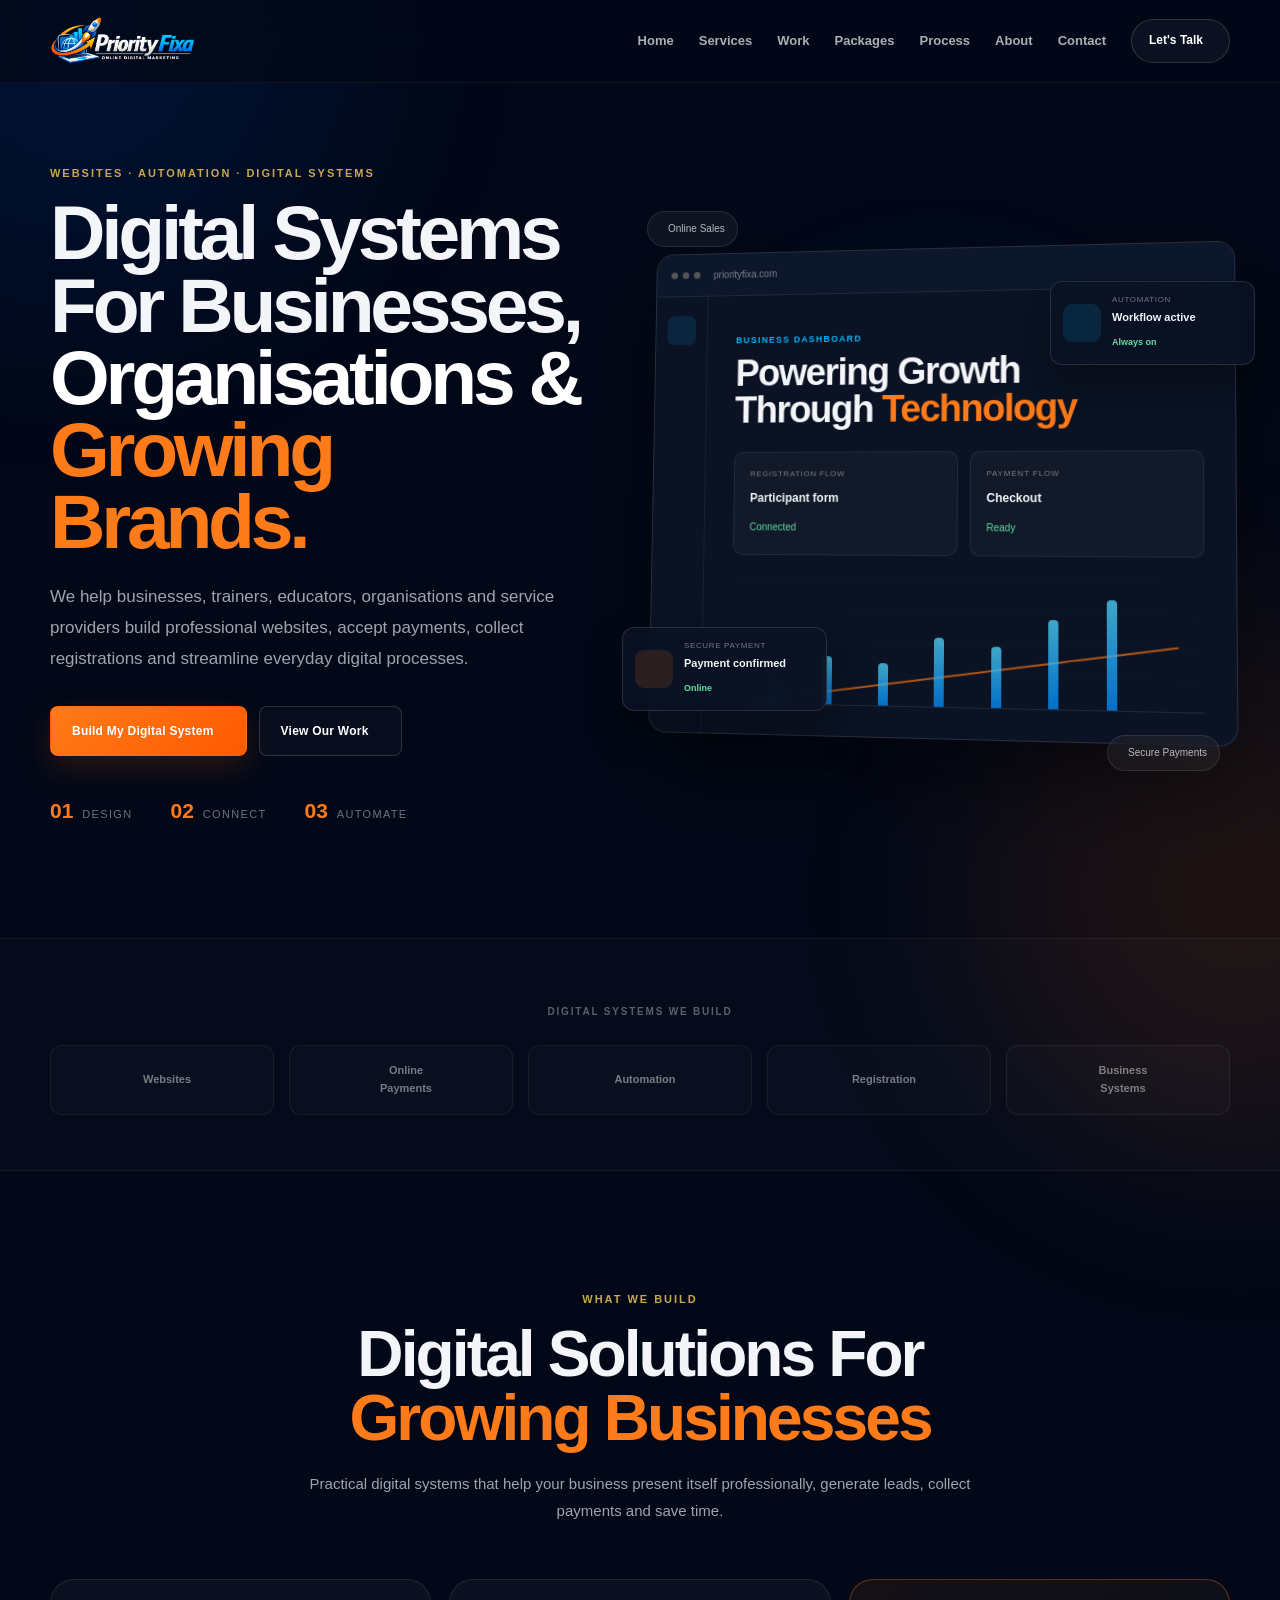
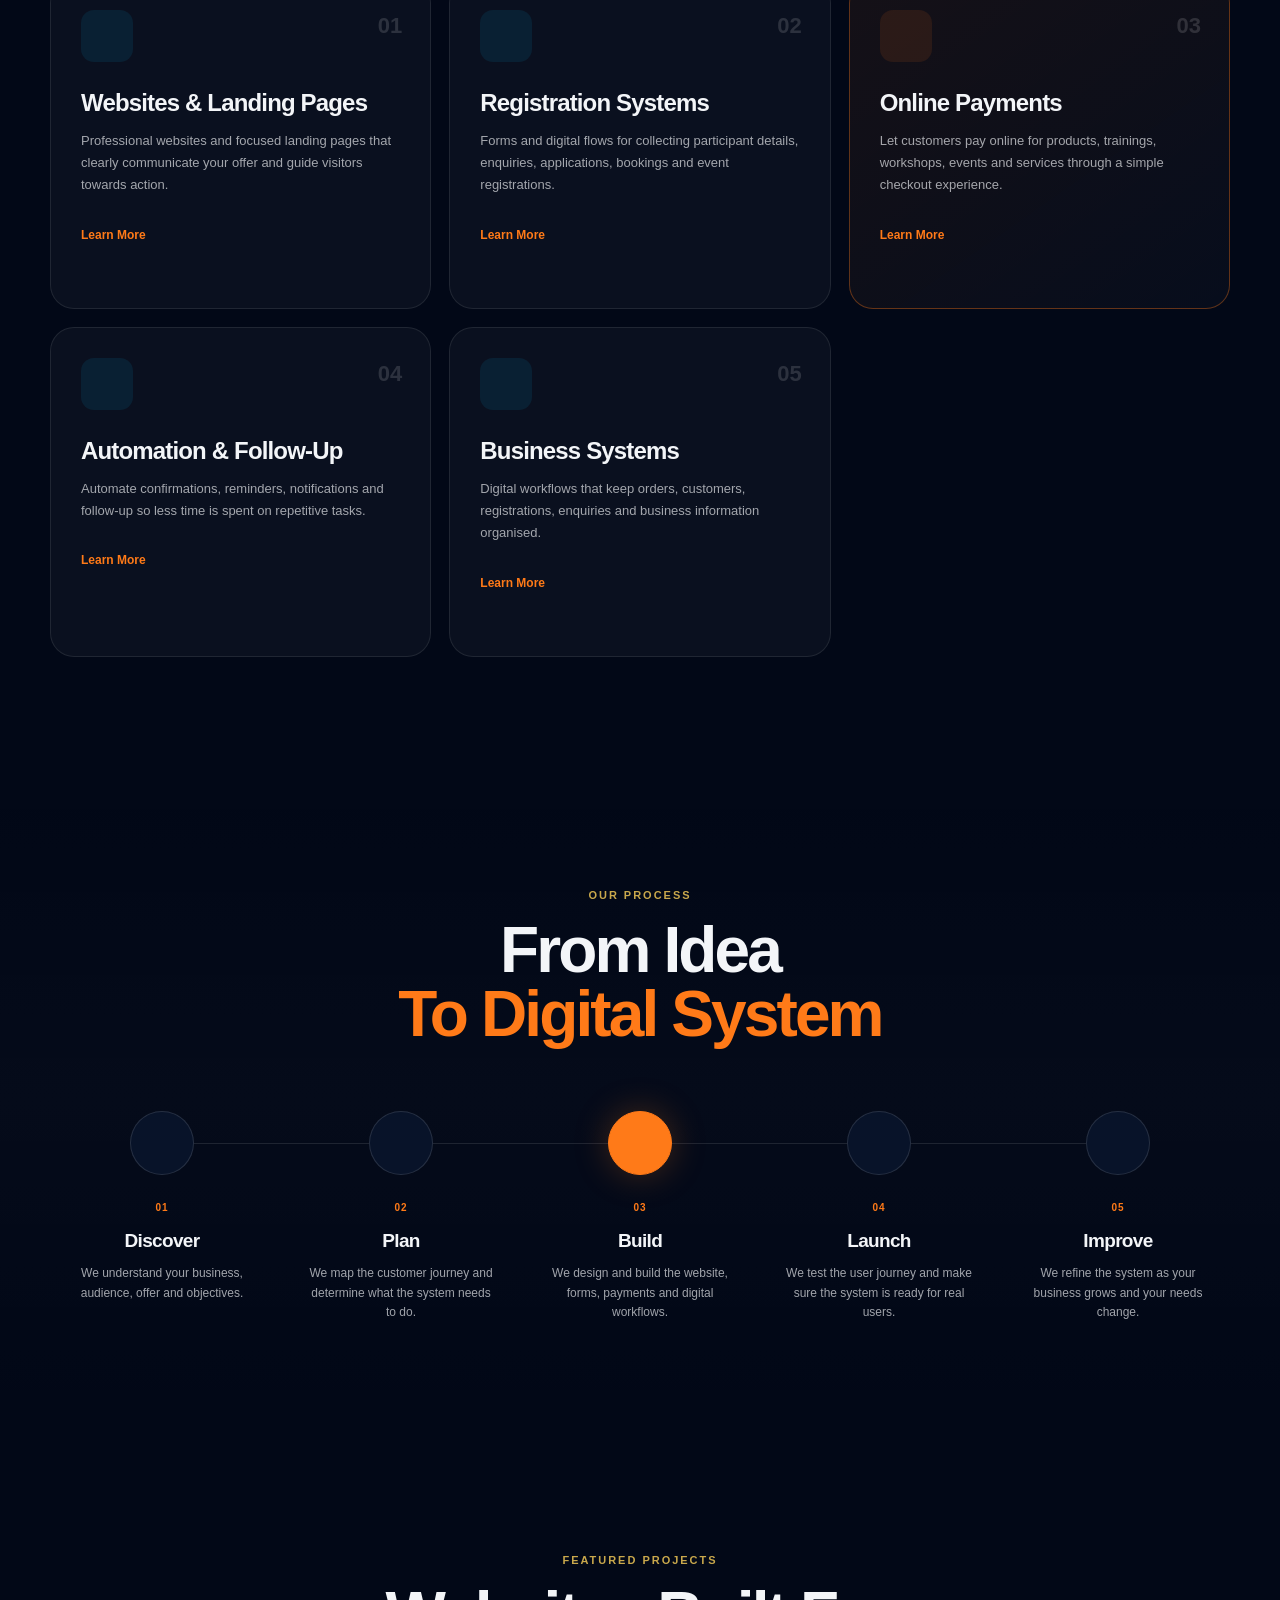
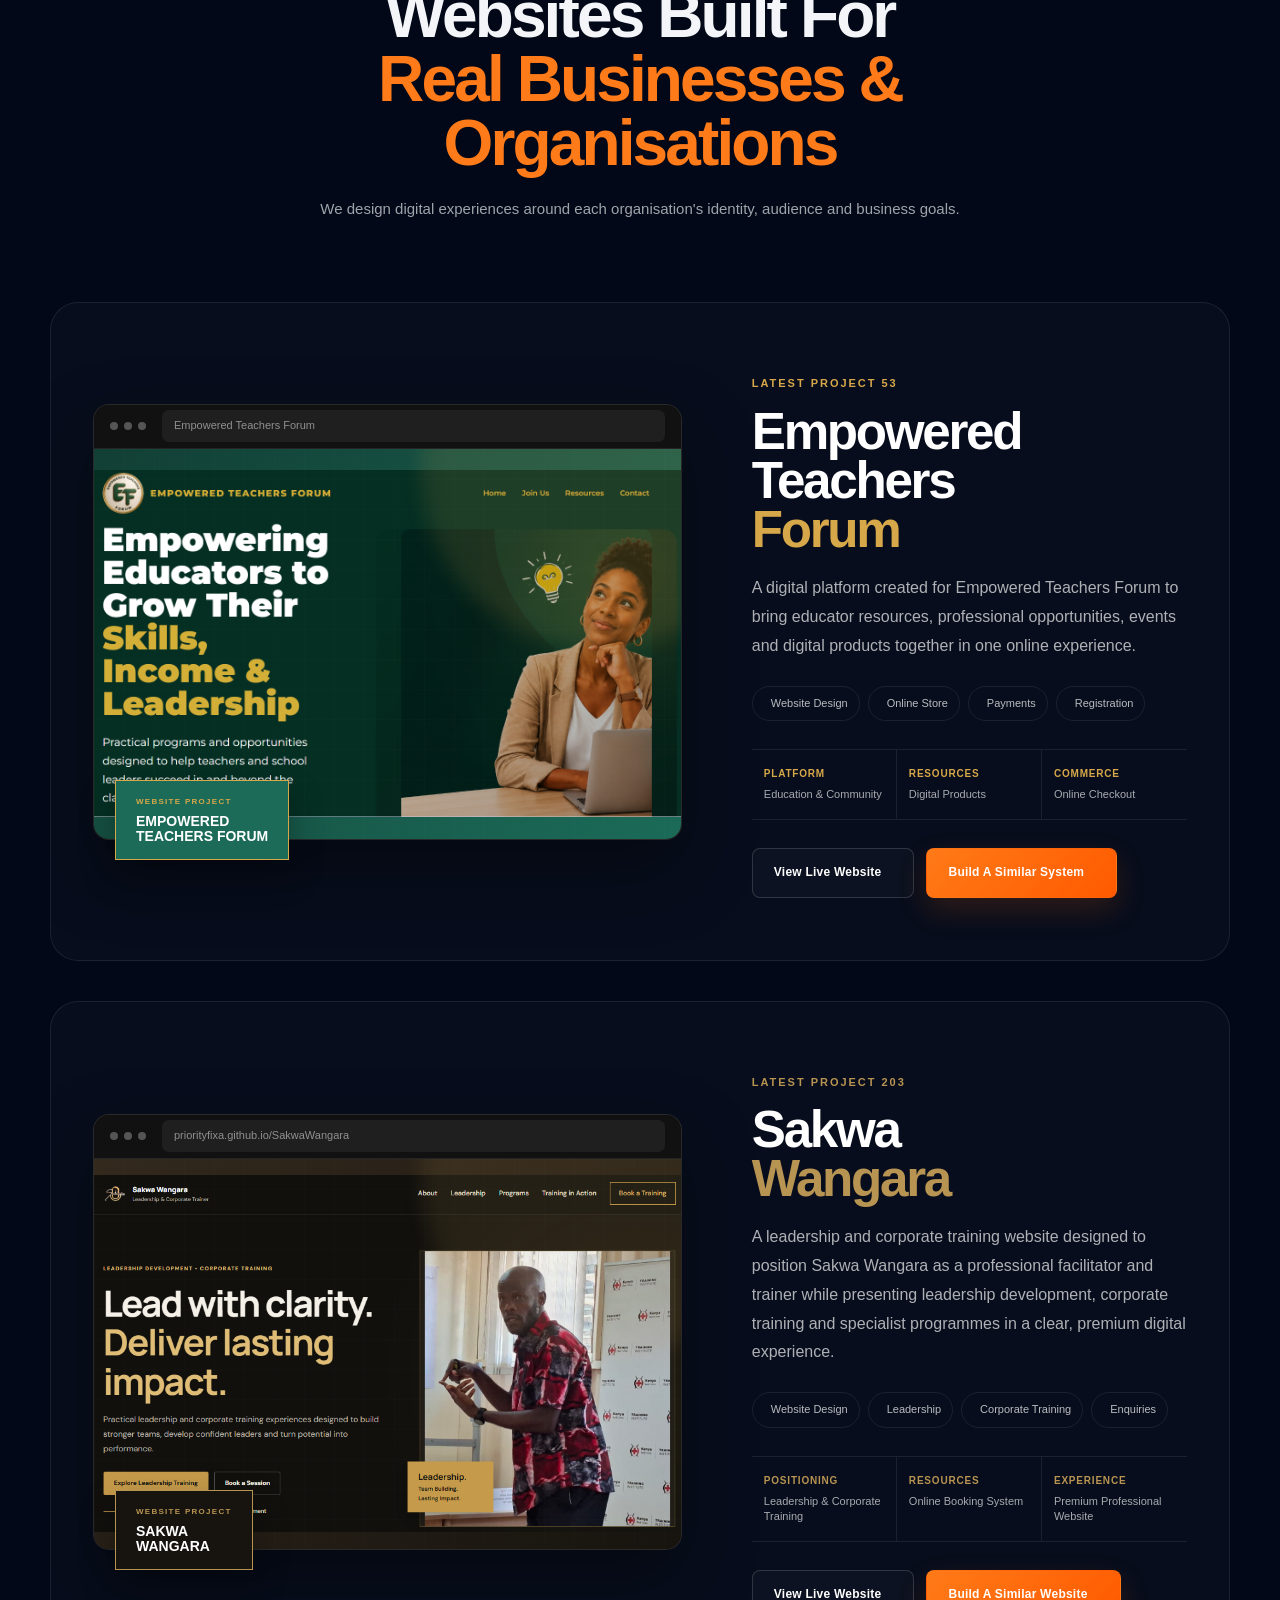
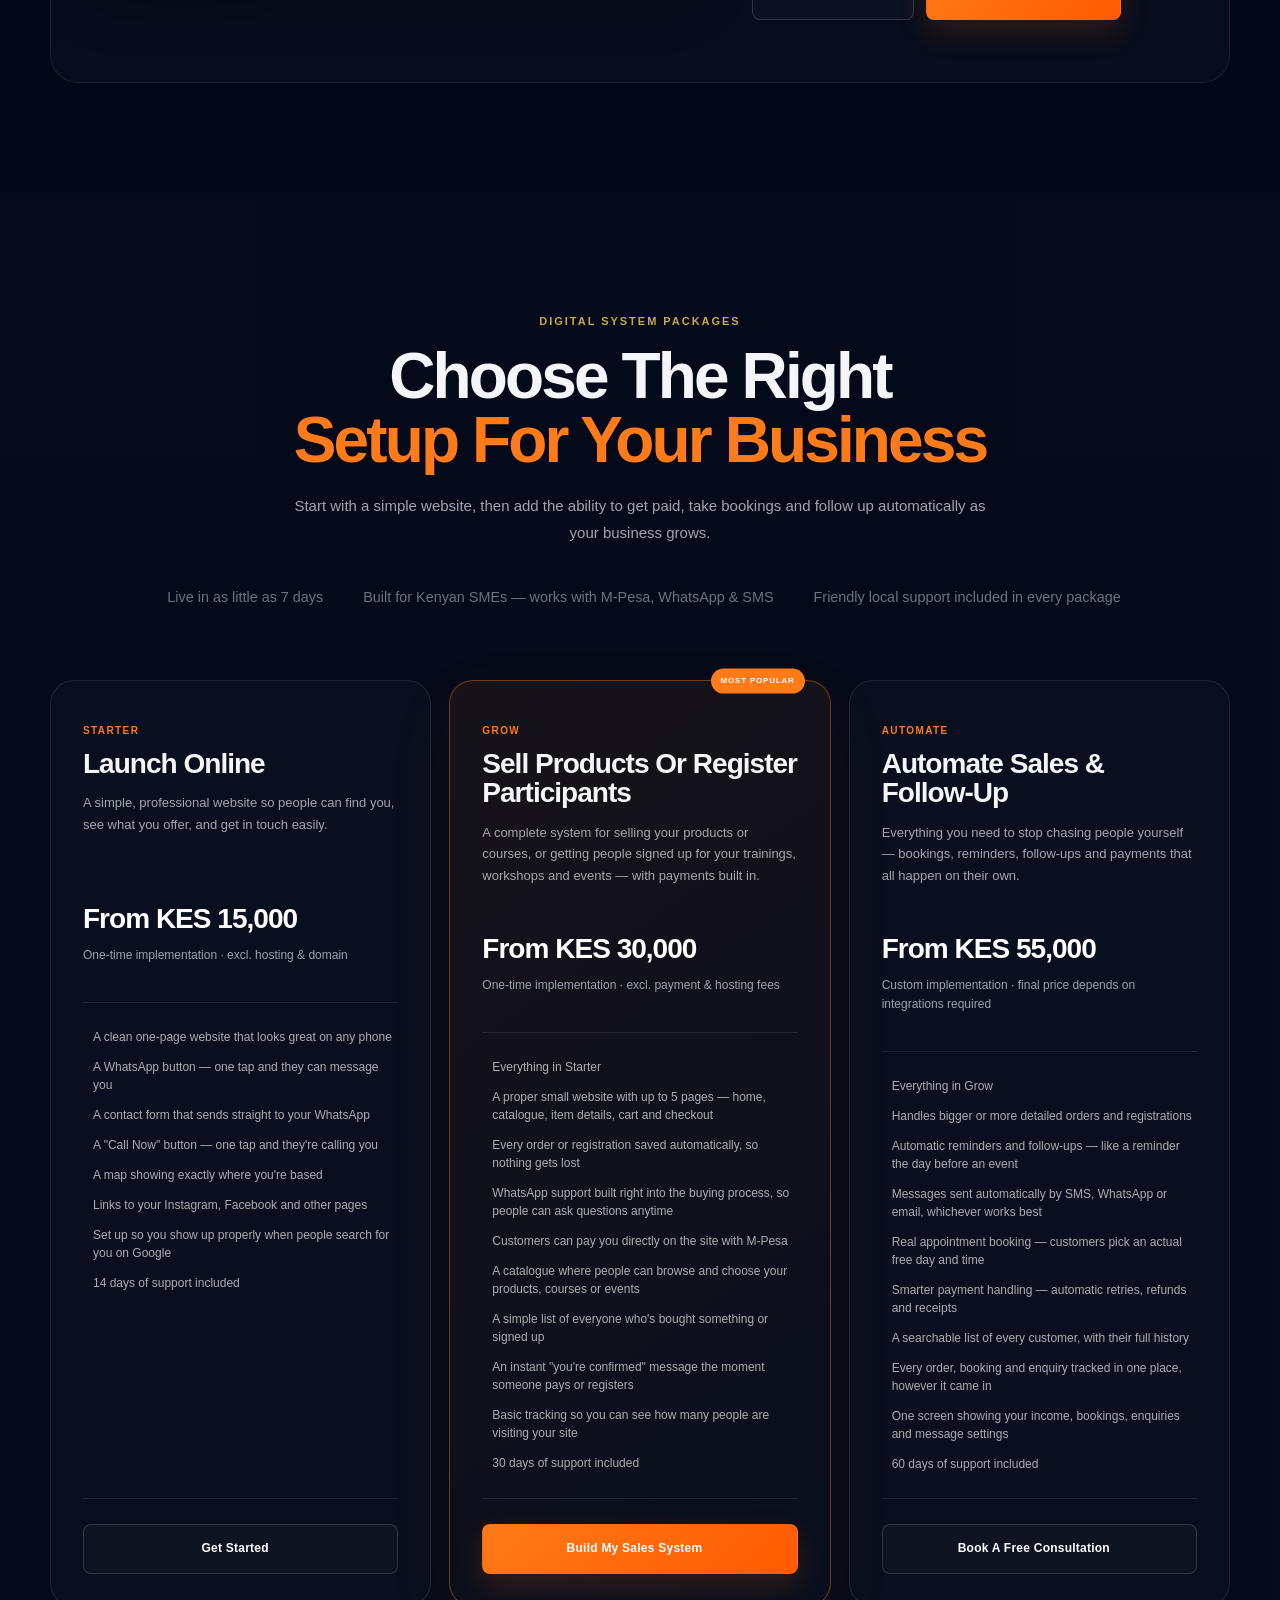
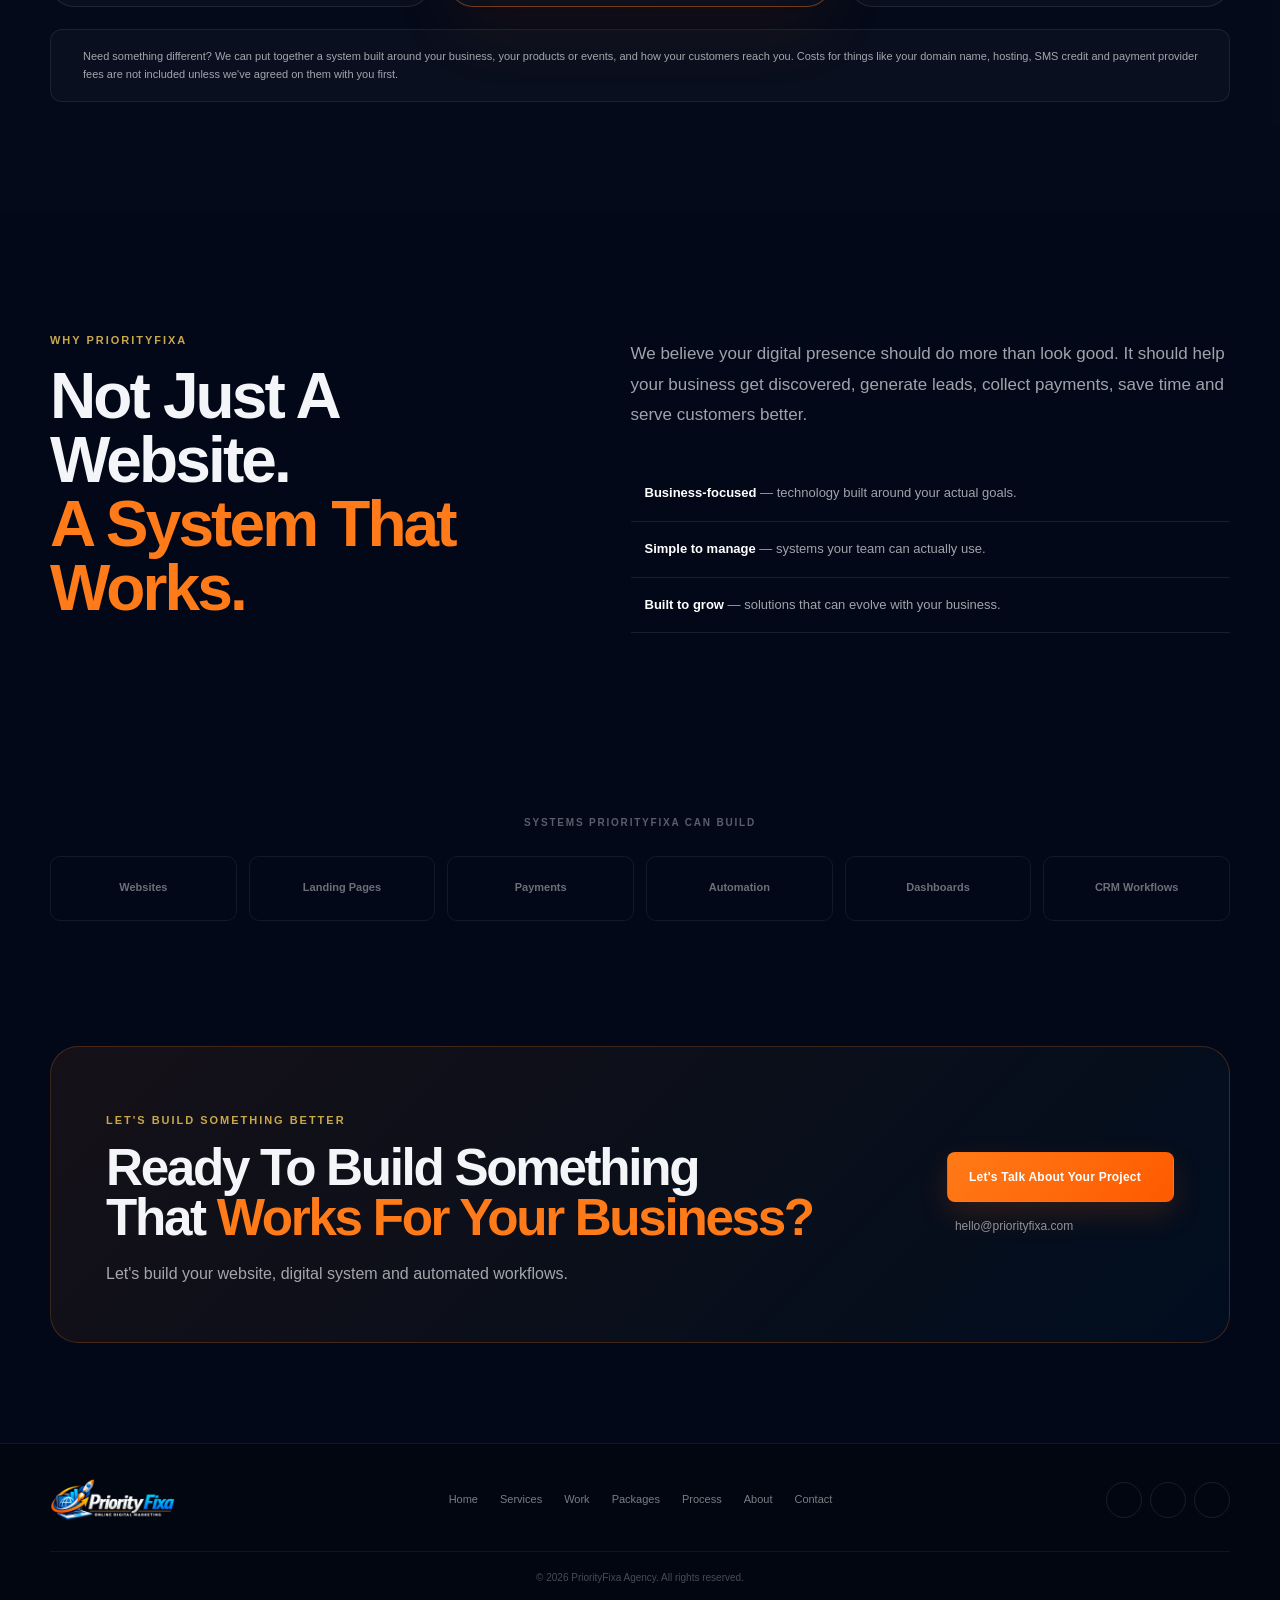
<file: index.html>
<!DOCTYPE html>
<html lang="en">

<head>

  <meta charset="UTF-8">

  <meta
    name="viewport"
    content="width=device-width, initial-scale=1.0"
  >

  <!-- =====================================================
       SEO
  ====================================================== -->

  <title>
    PriorityFixa Agency | Websites, Automation & Digital Systems
  </title>

  <meta
    name="description"
    content="PriorityFixa Agency builds professional websites, online sales systems, registration systems and digital workflows for growing businesses, organisations, trainers and service providers."
  >

  <meta
    name="robots"
    content="index, follow"
  >

  <meta
    name="theme-color"
    content="#020b20"
  >

  <meta
    name="author"
    content="PriorityFixa Agency"
  >


  <!-- =====================================================
       OPEN GRAPH
  ====================================================== -->

  <meta
    property="og:title"
    content="PriorityFixa Agency | Websites, Automation & Digital Systems"
  >

  <meta
    property="og:description"
    content="Professional websites, online sales, registrations, payments and digital systems for growing businesses and organisations."
  >

  <meta
    property="og:type"
    content="website"
  >

  <meta
    property="og:site_name"
    content="PriorityFixa Agency"
  >


  <!-- =====================================================
       TWITTER / SOCIAL SHARING
  ====================================================== -->

  <meta
    name="twitter:card"
    content="summary_large_image"
  >

  <meta
    name="twitter:title"
    content="PriorityFixa Agency | Websites, Automation & Digital Systems"
  >

  <meta
    name="twitter:description"
    content="Professional websites, online sales, registrations, payments and digital systems for growing businesses and organisations."
  >


  <!-- =====================================================
       JAVASCRIPT DETECTION
  ====================================================== -->

  <script>
    document.documentElement.classList.add('js');
  </script>


  <!-- =====================================================
       GOOGLE FONTS
       
       Syne  = Headings / Display
       DM Sans = Body / Interface
  ====================================================== -->

  <link
    rel="preconnect"
    href="https://fonts.googleapis.com"
  >

  <link
    rel="preconnect"
    href="https://fonts.gstatic.com"
    crossorigin
  >

 <!-- <link
    href="https://fonts.googleapis.com/css2?family=DM+Sans:wght@400;500;600;700&family=Syne:wght@600;700;800&display=swap"
    rel="stylesheet"
  >


  <!-- =====================================================
       FONT AWESOME
  ====================================================== -->

  <link
    rel="preconnect"
    href="https://cdnjs.cloudflare.com"
  >

<!--  <link
    rel="stylesheet"
    href="https://cdnjs.cloudflare.com/ajax/libs/font-awesome/6.5.2/css/all.min.css"
  >


  <!-- =====================================================
       MAIN CSS
  ====================================================== -->

  <link
    rel="stylesheet"
    href="css/style.css"
  >


  <!-- =====================================================
       FONT SAFETY FALLBACK
       
       Ensures the intended typography is established
       before external stylesheet rules are applied.
  ====================================================== -->

 <!-- <style>

    html {
      font-family: "DM Sans", Arial, Helvetica, sans-serif;
    }

    body {
      font-family: "DM Sans", Arial, Helvetica, sans-serif;
    }

    h1,
    h2,
    h3,
    h4,
    h5,
    h6 {
      font-family: "Syne", Arial, Helvetica, sans-serif;
    }

    button,
    input,
    textarea,
    select {
      font-family: "DM Sans", Arial, Helvetica, sans-serif;
    }

  </style>-->

</head>


<body>


  <!-- =====================================================
       BACKGROUND GLOWS
  ====================================================== -->

  <div
    class="page-glow glow-one"
    aria-hidden="true"
  ></div>

  <div
    class="page-glow glow-two"
    aria-hidden="true"
  ></div>



  <!-- =====================================================
       HEADER
  ====================================================== -->

  <header
    class="site-header"
    id="top"
  >

    <div class="container nav-wrap">


      <!-- BRAND -->

      <a
        class="brand"
        href="#top"
        aria-label="PriorityFixa Agency home"
      >

        <img
          src="images/logotransp.png"
          alt="PriorityFixa Agency"
          class="brand-logo"
          width="300"
          height="300"
        >

      </a>



      <!-- MOBILE MENU -->

      <button
        class="menu-toggle"
        type="button"
        aria-label="Open menu"
        aria-expanded="false"
        aria-controls="main-nav"
      >

        <i
          class="fa-solid fa-bars"
          aria-hidden="true"
        ></i>

      </button>



      <!-- NAVIGATION -->

      <nav
        class="main-nav"
        id="main-nav"
        aria-label="Main navigation"
      >

        <a href="#top">
          Home
        </a>

        <a href="#services">
          Services
        </a>

        <a href="#work">
          Work
        </a>

        <a href="#packages">
          Packages
        </a>

        <a href="#process">
          Process
        </a>

        <a href="#about">
          About
        </a>

        <a href="#contact">
          Contact
        </a>

        <a
          class="nav-cta"
          href="#contact"
        >
          Let's Talk
          <i class="fa-solid fa-arrow-right"></i>
        </a>

      </nav>

    </div>

  </header>



  <!-- =====================================================
       MAIN
  ====================================================== -->

  <main>



    <!-- =====================================================
         HERO
    ====================================================== -->

    <section
      class="hero section"
      id="home"
    >

      <div class="container hero-grid">


        <!-- HERO COPY -->

        <div class="hero-copy reveal">

          <p class="eyebrow">
            WEBSITES &middot;
            AUTOMATION &middot;
            DIGITAL SYSTEMS
          </p>


          <h1>
            Digital Systems
            <br>
            For Businesses,
            <br>

            <span>
              Organisations &
              <b>Growing Brands.</b>
            </span>

          </h1>


          <p class="hero-text">

            We help businesses, trainers, educators,
            organisations and service providers build
            professional websites, accept payments,
            collect registrations and streamline
            everyday digital processes.

          </p>


          <div class="hero-actions">

            <a
              href="#contact"
              class="btn btn-primary"
            >

              Build My Digital System

              <i
                class="fa-solid fa-arrow-right"
                aria-hidden="true"
              ></i>

            </a>


            <a
              href="#work"
              class="btn btn-outline"
            >

              View Our Work

              <i
                class="fa-solid fa-arrow-right"
                aria-hidden="true"
              ></i>

            </a>

          </div>


          <div class="hero-mini-stats">

            <div>

              <strong>01</strong>

              <span>
                Design
              </span>

            </div>


            <div>

              <strong>02</strong>

              <span>
                Connect
              </span>

            </div>


            <div>

              <strong>03</strong>

              <span>
                Automate
              </span>

            </div>

          </div>

        </div>



        <!-- =================================================
             HERO VISUAL
        ================================================== -->

        <div
          class="hero-visual reveal delay"
          aria-hidden="true"
        >

          <div class="orbit orbit-one"></div>

          <div class="orbit orbit-two"></div>

          <div class="dashboard-glow"></div>


          <div class="dashboard">


            <!-- DASHBOARD TOP -->

            <div class="dash-top">

              <div class="dash-dots">

                <i></i>
                <i></i>
                <i></i>

              </div>

              <span>
                priorityfixa.com
              </span>

              <i class="fa-solid fa-ellipsis"></i>

            </div>



            <!-- DASHBOARD BODY -->

            <div class="dash-body">


              <!-- SIDEBAR -->

              <div class="dash-sidebar">

                <span class="active">
                  <i class="fa-solid fa-table-cells-large"></i>
                </span>

                <span>
                  <i class="fa-solid fa-chart-line"></i>
                </span>

                <span>
                  <i class="fa-solid fa-cart-shopping"></i>
                </span>

                <span>
                  <i class="fa-solid fa-gear"></i>
                </span>

              </div>



              <!-- DASHBOARD CONTENT -->

              <div class="dash-content">

                <p>
                  BUSINESS DASHBOARD
                </p>

                <h3>
                  Powering Growth
                  <br>
                  Through
                  <span>Technology</span>
                </h3>


                <div class="dash-cards">


                  <div>

                    <small>
                      REGISTRATION FLOW
                    </small>

                    <strong>
                      Participant form
                    </strong>

                    <em>
                      Connected
                    </em>

                  </div>


                  <div>

                    <small>
                      PAYMENT FLOW
                    </small>

                    <strong>
                      Checkout
                    </strong>

                    <em>
                      Ready
                    </em>

                  </div>

                </div>



                <!-- CHART -->

                <div class="chart">

                  <div class="chart-line"></div>

                  <span
                    style="left:8%;height:26%"
                  ></span>

                  <span
                    style="left:20%;height:39%"
                  ></span>

                  <span
                    style="left:32%;height:34%"
                  ></span>

                  <span
                    style="left:44%;height:55%"
                  ></span>

                  <span
                    style="left:56%;height:48%"
                  ></span>

                  <span
                    style="left:68%;height:70%"
                  ></span>

                  <span
                    style="left:80%;height:86%"
                  ></span>

                </div>

              </div>

            </div>

          </div>



          <!-- =================================================
               PAYMENT CARD
          ================================================== -->

          <div
            class="floating-card payment-card"
          >

            <div class="float-icon orange">

              <i class="fa-solid fa-credit-card"></i>

            </div>

            <div>

              <small>
                SECURE PAYMENT
              </small>

              <strong>
                Payment confirmed
              </strong>

              <b>
                Online
              </b>

            </div>

          </div>



          <!-- =================================================
               AUTOMATION CARD
          ================================================== -->

          <div
            class="floating-card automation-card"
          >

            <div class="float-icon blue">

              <i class="fa-solid fa-bolt"></i>

            </div>

            <div>

              <small>
                AUTOMATION
              </small>

              <strong>
                Workflow active
              </strong>

              <b>
                Always on
              </b>

            </div>

          </div>



          <!-- VISUAL BADGES -->

          <div class="visual-badge badge-cart">

            <i class="fa-solid fa-cart-shopping"></i>

            <span>
              Online Sales
            </span>

          </div>


          <div class="visual-badge badge-shield">

            <i class="fa-solid fa-shield-halved"></i>

            <span>
              Secure Payments
            </span>

          </div>

        </div>

      </div>

    </section>



    <!-- =====================================================
         TRUST / SYSTEMS
    ====================================================== -->

    <section class="trust section-sm">

      <div class="container">

        <p class="trust-label">
          DIGITAL SYSTEMS WE BUILD
        </p>


        <div class="logo-row">

          <span>
            <i class="fa-solid fa-globe"></i>
            Websites
          </span>

          <span>
            <i class="fa-solid fa-credit-card"></i>
            Online
            <br>
            Payments
          </span>

          <span>
            <i class="fa-solid fa-bolt"></i>
            Automation
          </span>

          <span>
            <i class="fa-solid fa-users"></i>
            Registration
          </span>

          <span>
            <i class="fa-solid fa-chart-pie"></i>
            Business
            <br>
            Systems
          </span>

        </div>

      </div>

    </section>



    <!-- =====================================================
         SERVICES
    ====================================================== -->

    <section
      class="section"
      id="services"
    >

      <div class="container">

        <div class="section-heading center reveal">

          <p class="eyebrow">
            WHAT WE BUILD
          </p>

          <h2>
            Digital Solutions For
            <span>
              Growing Businesses
            </span>
          </h2>

          <p>
            Practical digital systems that help your
            business present itself professionally,
            generate leads, collect payments and
            save time.
          </p>

        </div>



        <div class="services-grid">


          <!-- SERVICE 01 -->

          <article class="service-card reveal">

            <div class="service-icon">

              <i class="fa-solid fa-laptop-code"></i>

            </div>

            <span class="service-number">
              01
            </span>

            <h3>
              Websites & Landing Pages
            </h3>

            <p>
              Professional websites and focused
              landing pages that clearly communicate
              your offer and guide visitors towards
              action.
            </p>

            <a href="#contact">

              Learn More

              <i class="fa-solid fa-arrow-right"></i>

            </a>

          </article>



          <!-- SERVICE 02 -->

          <article
            class="service-card reveal delay-1"
          >

            <div class="service-icon">

              <i class="fa-solid fa-users"></i>

            </div>

            <span class="service-number">
              02
            </span>

            <h3>
              Registration Systems
            </h3>

            <p>
              Forms and digital flows for collecting
              participant details, enquiries,
              applications, bookings and event
              registrations.
            </p>

            <a href="#contact">

              Learn More

              <i class="fa-solid fa-arrow-right"></i>

            </a>

          </article>



          <!-- SERVICE 03 -->

          <article
            class="service-card featured reveal delay-2"
          >

            <div class="service-icon orange-icon">

              <i class="fa-solid fa-credit-card"></i>

            </div>

            <span class="service-number">
              03
            </span>

            <h3>
              Online Payments
            </h3>

            <p>
              Let customers pay online for products,
              trainings, workshops, events and
              services through a simple checkout
              experience.
            </p>

            <a href="#contact">

              Learn More

              <i class="fa-solid fa-arrow-right"></i>

            </a>

          </article>



          <!-- SERVICE 04 -->

          <article
            class="service-card reveal delay-3"
          >

            <div class="service-icon">

              <i class="fa-solid fa-bolt"></i>

            </div>

            <span class="service-number">
              04
            </span>

            <h3>
              Automation & Follow-Up
            </h3>

            <p>
              Automate confirmations, reminders,
              notifications and follow-up so less
              time is spent on repetitive tasks.
            </p>

            <a href="#contact">

              Learn More

              <i class="fa-solid fa-arrow-right"></i>

            </a>

          </article>



          <!-- SERVICE 05 -->

          <article
            class="service-card reveal delay-4"
          >

            <div class="service-icon">

              <i class="fa-solid fa-chart-pie"></i>

            </div>

            <span class="service-number">
              05
            </span>

            <h3>
              Business Systems
            </h3>

            <p>
              Digital workflows that keep orders,
              customers, registrations, enquiries
              and business information organised.
            </p>

            <a href="#contact">

              Learn More

              <i class="fa-solid fa-arrow-right"></i>

            </a>

          </article>

        </div>

      </div>

    </section>



    <!-- =====================================================
         PROCESS
    ====================================================== -->

    <section
      class="section process-section"
      id="process"
    >

      <div class="container">

        <div class="section-heading center reveal">

          <p class="eyebrow">
            OUR PROCESS
          </p>

          <h2>
            From Idea
            <span>
              To Digital System
            </span>
          </h2>

        </div>


        <div class="process-line">


          <article class="process-step reveal">

            <div class="process-icon">

              <i class="fa-solid fa-magnifying-glass"></i>

            </div>

            <strong>01</strong>

            <h3>
              Discover
            </h3>

            <p>
              We understand your business,
              audience, offer and objectives.
            </p>

          </article>



          <article
            class="process-step reveal delay-1"
          >

            <div class="process-icon">

              <i class="fa-solid fa-pen-ruler"></i>

            </div>

            <strong>02</strong>

            <h3>
              Plan
            </h3>

            <p>
              We map the customer journey and
              determine what the system needs to do.
            </p>

          </article>



          <article
            class="process-step active reveal delay-2"
          >

            <div class="process-icon">

              <i class="fa-solid fa-code"></i>

            </div>

            <strong>03</strong>

            <h3>
              Build
            </h3>

            <p>
              We design and build the website,
              forms, payments and digital workflows.
            </p>

          </article>



          <article
            class="process-step reveal delay-3"
          >

            <div class="process-icon">

              <i class="fa-solid fa-rocket"></i>

            </div>

            <strong>04</strong>

            <h3>
              Launch
            </h3>

            <p>
              We test the user journey and make
              sure the system is ready for real users.
            </p>

          </article>



          <article
            class="process-step reveal delay-4"
          >

            <div class="process-icon">

              <i class="fa-solid fa-chart-line"></i>

            </div>

            <strong>05</strong>

            <h3>
              Improve
            </h3>

            <p>
              We refine the system as your business
              grows and your needs change.
            </p>

          </article>

        </div>

      </div>

    </section>



    <!-- =====================================================
         FEATURED PROJECTS
    ====================================================== -->

    <section
      class="section featured-projects"
      id="work"
    >

      <div class="container">


        <!-- SECTION INTRO -->

        <div class="section-heading center reveal">

          <p class="eyebrow">
            FEATURED PROJECTS
          </p>

          <h2>
            Websites Built For
            <span>
              Real Businesses & Organisations
            </span>
          </h2>

          <p>
            We design digital experiences around
            each organisation's identity, audience
            and business goals.
          </p>

        </div>



        <!-- =================================================
             PROJECT 01 — EMPOWERED TEACHERS FORUM
        ================================================== -->

        <article
          class="featured-project project-etf reveal"
        >

          <div class="project-showcase">

            <div class="project-browser">

              <div class="browser-top">

                <div class="browser-dots">

                  <span></span>
                  <span></span>
                  <span></span>

                </div>

                <div class="browser-url">
                  Empowered Teachers Forum
                </div>

              </div>


              <div
                class="project-screenshot-placeholder"
              >
             
            
                  <img
                    src="images/etf.png"
                    alt="Empowered Teachers Forum website"
                    loading="lazy"
                  >
                

                <!--<div class="placeholder-content">

                  <div class="placeholder-icon">

                    <i class="fa-solid fa-image"></i>

                  </div>

                  <span>
                    WEBSITE SCREENSHOT
                  </span>

                  <strong>
                    Empowered Teachers Forum
                  </strong>

                  <small>
                    Screenshot placeholder
                  </small>

                </div>-->

              </div>

            </div>


            <div class="project-brand-badge">

              <span>
                WEBSITE PROJECT
              </span>

              <strong>
                EMPOWERED
                <br>
                TEACHERS FORUM
              </strong>

            </div>

          </div>



          <div class="project-information">

            <p class="eyebrow project-eyebrow">
              LATEST PROJECT 53
            </p>

            <h3>
              Empowered Teachers
              <span>
                Forum
              </span>
            </h3>

            <p class="project-description">
              A digital platform created for
              Empowered Teachers Forum to bring
              educator resources, professional
              opportunities, events and digital
              products together in one online
              experience.
            </p>


            <div class="project-services">

              <span>
                <i class="fa-solid fa-globe"></i>
                Website Design
              </span>

              <span>
                <i class="fa-solid fa-cart-shopping"></i>
                Online Store
              </span>

              <span>
                <i class="fa-solid fa-credit-card"></i>
                Payments
              </span>

              <span>
                <i class="fa-solid fa-users"></i>
                Registration
              </span>

            </div>


            <div class="project-highlights">

              <div>

                <strong>
                  Platform
                </strong>

                <span>
                  Education & Community
                </span>

              </div>


              <div>

                <strong>
                  Resources
                </strong>

                <span>
                  Digital Products
                </span>

              </div>


              <div>

                <strong>
                  Commerce
                </strong>

                <span>
                  Online Checkout
                </span>

              </div>

            </div>


            <div class="project-actions">

              <a
                href="https://www.empowerteacher.com/"
                class="btn btn-outline"
              >

                View Live Website

                <i class="fa-solid fa-arrow-right"></i>

              </a>


              <a
                href="#contact"
                class="btn btn-primary"
              >

                Build A Similar System

                <i class="fa-solid fa-arrow-right"></i>

              </a>

            </div>

          </div>

        </article>



        <!-- =================================================
             PROJECT 02 — SAKWA WANGARA
        ================================================== -->

        <article
          class="featured-project project-sakwa reveal"
        >

          <div class="project-showcase">

            <div class="project-browser">

              <div class="browser-top">

                <div class="browser-dots">

                  <span></span>
                  <span></span>
                  <span></span>

                </div>

                <div class="browser-url">
                  priorityfixa.github.io/SakwaWangara
                </div>

              </div>


              <div
                class="project-screenshot-placeholder"
              >
               
                  <img
                    src="images/sakwawangara.png"
                    alt="Sakwa Wangara website"
                    loading="lazy"
                  >
                

                <!--<div class="placeholder-content">

                  <div class="placeholder-icon">

                    <i class="fa-solid fa-image"></i>

                  </div>

                  <span>
                    WEBSITE SCREENSHOT
                  </span>

                  <strong>
                    Sakwa Wangara
                  </strong>

                  <small>
                    Screenshot placeholder
                  </small>

                </div>-->

              </div>

            </div>


            <div class="project-brand-badge">

              <span>
                WEBSITE PROJECT
              </span>

              <strong>
                SAKWA
                <br>
                WANGARA
              </strong>

            </div>

          </div>



          <div class="project-information">

            <p class="eyebrow project-eyebrow">
              LATEST PROJECT 203
            </p>

            <h3>
              Sakwa
              <span>
                Wangara
              </span>
            </h3>


            <p class="project-description">
              A leadership and corporate training
              website designed to position Sakwa
              Wangara as a professional facilitator
              and trainer while presenting leadership
              development, corporate training and
              specialist programmes in a clear,
              premium digital experience.
            </p>


            <div class="project-services">

              <span>
                <i class="fa-solid fa-globe"></i>
                Website Design
              </span>

              <span>
                <i class="fa-solid fa-people-group"></i>
                Leadership
              </span>

              <span>
                <i class="fa-solid fa-chalkboard-user"></i>
                Corporate Training
              </span>

              <span>
                <i class="fa-solid fa-envelope"></i>
                Enquiries
              </span>

            </div>


            <div class="project-highlights">

              <div>

                <strong>
                  Positioning
                </strong>

                <span>
                  Leadership & Corporate Training
                </span>

              </div>


              <div>

                <strong>
                  Resources
                </strong>

                <span>
                  Online Booking System
                </span>

              </div>


              <div>

                <strong>
                  Experience
                </strong>

                <span>
                  Premium Professional Website
                </span>

              </div>

            </div>


            <div class="project-actions">

              <a
                href="https://priorityfixa.github.io/SakwaWangara/"
                class="btn btn-outline"
                target="_blank"
                rel="noopener noreferrer"
              >

                View Live Website

                <i class="fa-solid fa-arrow-right"></i>

              </a>


              <a
                href="#contact"
                class="btn btn-primary"
              >

                Build A Similar Website

                <i class="fa-solid fa-arrow-right"></i>

              </a>

            </div>

          </div>

        </article>

      </div>

    </section>



 <!-- =====================================================
         PACKAGES
    ====================================================== -->

  <!-- =====================================================
         PACKAGES

         CTA behaviour by tier — all via WhatsApp, but with
         different pre-filled messages so intent is clear the
         moment the chat opens:
         - Starter / Grow  -> "I'm interested in the X package"
                              (fast, low-friction enquiry).
         - Automate        -> "I'd like to book a free consultation
                              about the Automate package" (signals
                              this is a scoping conversation, not
                              an instant order).

         All buttons carry data-package + data-cta attributes and
         fire a GA4 event on click so you can see clicks-by-tier
         and enquiry-vs-booking intent, even though the channel
         is the same for all three.

         WhatsApp number in use: 254739685458
    ====================================================== -->

    <section
      class="section packages-section"
      id="packages"
    >

      <div class="container">

        <div class="section-heading center reveal">

          <p class="eyebrow">
            DIGITAL SYSTEM PACKAGES
          </p>

          <h2>
            Choose The Right
            <span>
              Setup For Your Business
            </span>
          </h2>

          <p>
            Start with a simple website, then add the
            ability to get paid, take bookings and follow
            up automatically as your business grows.
          </p>

        </div>


        <!-- TRUST STRIP -->
        <div class="trust-strip reveal">

          <div class="trust-item">
            <i class="fa-solid fa-bolt"></i>
            <span>Live in as little as 7 days</span>
          </div>

          <div class="trust-item">
            <i class="fa-solid fa-users"></i>
            <span>Built for Kenyan SMEs — works with M-Pesa, WhatsApp &amp; SMS</span>
          </div>

          <div class="trust-item">
            <i class="fa-solid fa-headset"></i>
            <span>Friendly local support included in every package</span>
          </div>

        </div>


        <div class="pricing-grid">


          <!-- =================================================
               STARTER
          ================================================== -->

          <article class="pricing-card reveal">

            <div class="pricing-top">

              <p class="package-label">STARTER</p>
              <h3>Launch Online</h3>

              <p class="package-description">
                A simple, professional website so people can
                find you, see what you offer, and get in touch
                easily.
              </p>

              <div class="package-price">From KES 15,000</div>

              <p class="package-note">
                One-time implementation · excl. hosting &amp; domain
              </p>

            </div>


            <ul class="package-features">
              <li><i class="fa-solid fa-check"></i> A clean one-page website that looks great on any phone</li>
              <li><i class="fa-solid fa-check"></i> A WhatsApp button — one tap and they can message you</li>
              <li><i class="fa-solid fa-check"></i> A contact form that sends straight to your WhatsApp</li>
              <li><i class="fa-solid fa-check"></i> A "Call Now" button — one tap and they're calling you</li>
              <li><i class="fa-solid fa-check"></i> A map showing exactly where you're based</li>
              <li><i class="fa-solid fa-check"></i> Links to your Instagram, Facebook and other pages</li>
              <li><i class="fa-solid fa-check"></i> Set up so you show up properly when people search for you on Google</li>
              <li><i class="fa-solid fa-check"></i> 14 days of support included</li>
            </ul>


            <a
              href="https://wa.me/254739685458?text=Hi%2C%20I%27m%20interested%20in%20the%20Starter%20package%20(Launch%20Online)."
              class="btn btn-outline package-btn js-package-cta"
              data-package="starter"
              data-cta="whatsapp-contact"
              target="_blank"
              rel="noopener"
            >
              Get Started
              <i class="fa-solid fa-arrow-right"></i>
            </a>

          </article>



          <!-- =================================================
               GROW
          ================================================== -->

          <article class="pricing-card pricing-featured reveal delay-1">

            <div class="popular-badge">MOST POPULAR</div>

            <div class="pricing-top">

              <p class="package-label">GROW</p>
              <h3>Sell Products Or Register Participants</h3>

              <p class="package-description">
                A complete system for selling your products or
                courses, or getting people signed up for your
                trainings, workshops and events — with payments
                built in.
              </p>

              <div class="package-price">From KES 30,000</div>

              <p class="package-note">
                One-time implementation · excl. payment &amp; hosting fees
              </p>

            </div>


            <ul class="package-features">
              <li><i class="fa-solid fa-check"></i> Everything in Starter</li>
              <li><i class="fa-solid fa-check"></i> A proper small website with up to 5 pages — home, catalogue, item details, cart and checkout</li>
              <li><i class="fa-solid fa-check"></i> Every order or registration saved automatically, so nothing gets lost</li>
              <li><i class="fa-solid fa-check"></i> WhatsApp support built right into the buying process, so people can ask questions anytime</li>
              <li><i class="fa-solid fa-check"></i> Customers can pay you directly on the site with M-Pesa</li>
              <li><i class="fa-solid fa-check"></i> A catalogue where people can browse and choose your products, courses or events</li>
              <li><i class="fa-solid fa-check"></i> A simple list of everyone who's bought something or signed up</li>
              <li><i class="fa-solid fa-check"></i> An instant "you're confirmed" message the moment someone pays or registers</li>
              <li><i class="fa-solid fa-check"></i> Basic tracking so you can see how many people are visiting your site</li>
              <li><i class="fa-solid fa-check"></i> 30 days of support included</li>
            </ul>


            <a
              href="https://wa.me/254739685458?text=Hi%2C%20I%27m%20interested%20in%20the%20Grow%20package%20(Sell%20Products%20Or%20Register%20Participants)."
              class="btn btn-primary package-btn js-package-cta"
              data-package="grow"
              data-cta="whatsapp-contact"
              target="_blank"
              rel="noopener"
            >
              Build My Sales System
              <i class="fa-solid fa-arrow-right"></i>
            </a>

          </article>



          <!-- =================================================
               AUTOMATE
               Consultation-first CTA — same WhatsApp channel as
               the other tiers, but the pre-filled message frames
               it as booking a scoping conversation rather than
               placing an order, since final price depends on the
               integrations chosen.
          ================================================== -->

          <article class="pricing-card reveal delay-2">

            <div class="pricing-top">

              <p class="package-label">AUTOMATE</p>
              <h3>Automate Sales & Follow-Up</h3>

              <p class="package-description">
                Everything you need to stop chasing people
                yourself — bookings, reminders, follow-ups and
                payments that all happen on their own.
              </p>

              <div class="package-price">From KES 55,000</div>

              <p class="package-note">
                Custom implementation · final price depends on
                integrations required
              </p>

            </div>


            <ul class="package-features">
              <li><i class="fa-solid fa-check"></i> Everything in Grow</li>
              <li><i class="fa-solid fa-check"></i> Handles bigger or more detailed orders and registrations</li>
              <li><i class="fa-solid fa-check"></i> Automatic reminders and follow-ups — like a reminder the day before an event</li>
              <li><i class="fa-solid fa-check"></i> Messages sent automatically by SMS, WhatsApp or email, whichever works best</li>
              <li><i class="fa-solid fa-check"></i> Real appointment booking — customers pick an actual free day and time</li>
              <li><i class="fa-solid fa-check"></i> Smarter payment handling — automatic retries, refunds and receipts</li>
              <li><i class="fa-solid fa-check"></i> A searchable list of every customer, with their full history</li>
              <li><i class="fa-solid fa-check"></i> Every order, booking and enquiry tracked in one place, however it came in</li>
              <li><i class="fa-solid fa-check"></i> One screen showing your income, bookings, enquiries and message settings</li>
              <li><i class="fa-solid fa-check"></i> 60 days of support included</li>
            </ul>


            <a
              href="https://wa.me/254739685458?text=Hi%2C%20I%27d%20like%20to%20book%20a%20free%20consultation%20about%20the%20Automate%20package%20(Automate%20Sales%20%26%20Follow-Up)."
              class="btn btn-outline package-btn js-package-cta"
              data-package="automate"
              data-cta="whatsapp-book"
              target="_blank"
              rel="noopener"
            >
              Book A Free Consultation
              <i class="fa-solid fa-arrow-right"></i>
            </a>

          </article>

        </div>


        <div class="packages-note reveal">
          <i class="fa-solid fa-circle-info"></i>
          <span>
            Need something different? We can put together a
            system built around your business, your products or
            events, and how your customers reach you. Costs for
            things like your domain name, hosting, SMS credit and
            payment provider fees are not included unless we've
            agreed on them with you first.
          </span>
        </div>

      </div>

    </section>

    <!-- =====================================================
         Supporting styles (merge into your existing stylesheet)
    ====================================================== -->
    <style>

      .trust-strip {
        display: flex;
        flex-wrap: wrap;
        justify-content: center;
        gap: 2rem;
        margin: 1.5rem 0 3rem;
        padding: 1rem 0;
      }

      .trust-item {
        display: flex;
        align-items: center;
        gap: 0.5rem;
        font-size: 0.9rem;
        color: var(--text-muted, #6b7280);
      }

      .trust-item i {
        color: var(--primary, #2563eb);
      }

      .package-note {
        font-size: 0.75rem;
        color: var(--text-muted, #9ca3af);
        margin-top: 0.25rem;
      }

    </style>


    <!-- =====================================================
         Click tracking (GA4).
         Fires an event with the package name + CTA type whenever
         someone clicks a package button, BEFORE the browser
         navigates away, so the click is never lost.

         Requires gtag.js already loaded on the page. If you use
         a different analytics tool (Meta Pixel, Plausible, etc.),
         swap the gtag() call for that tool's event call — the
         package/CTA data attributes stay the same either way.
    ====================================================== -->
    <script>
      document.addEventListener('DOMContentLoaded', function () {

        var ctaButtons = document.querySelectorAll('.js-package-cta');

        ctaButtons.forEach(function (btn) {

          btn.addEventListener('click', function (e) {

            var pkg = btn.getAttribute('data-package');
            var ctaType = btn.getAttribute('data-cta');

            if (typeof gtag === 'function') {
              gtag('event', 'package_cta_click', {
                package: pkg,
                cta_type: ctaType
              });
            }

            // Fallback so you can verify events while testing,
            // and a hook point if you add another analytics tool.
            console.log('package_cta_click', { package: pkg, cta_type: ctaType });

          });

        });

      });
    </script>

    <!-- =====================================================
         Supporting styles (merge into your existing stylesheet)
    ====================================================== -->
    <style>

      .trust-strip {
        display: flex;
        flex-wrap: wrap;
        justify-content: center;
        gap: 2rem;
        margin: 1.5rem 0 3rem;
        padding: 1rem 0;
      }

      .trust-item {
        display: flex;
        align-items: center;
        gap: 0.5rem;
        font-size: 0.9rem;
        color: var(--text-muted, #6b7280);
      }

      .trust-item i {
        color: var(--primary, #2563eb);
      }

      .package-note {
        font-size: 0.75rem;
        color: var(--text-muted, #9ca3af);
        margin-top: 0.25rem;
      }

    </style>


    <!-- =====================================================
         Click tracking (GA4).
         Fires an event with the package name + CTA type whenever
         someone clicks a package button, BEFORE the browser
         navigates away, so the click is never lost.

         Requires gtag.js already loaded on the page. If you use
         a different analytics tool (Meta Pixel, Plausible, etc.),
         swap the gtag() call for that tool's event call — the
         package/CTA data attributes stay the same either way.
    ====================================================== -->
    <script>
      document.addEventListener('DOMContentLoaded', function () {

        var ctaButtons = document.querySelectorAll('.js-package-cta');

        ctaButtons.forEach(function (btn) {

          btn.addEventListener('click', function (e) {

            var pkg = btn.getAttribute('data-package');
            var ctaType = btn.getAttribute('data-cta');

            if (typeof gtag === 'function') {
              gtag('event', 'package_cta_click', {
                package: pkg,
                cta_type: ctaType
              });
            }

            // Fallback so you can verify events while testing,
            // and a hook point if you add another analytics tool.
            console.log('package_cta_click', { package: pkg, cta_type: ctaType });

          });

        });

      });
    </script>

    <!-- =====================================================
         Suggested supporting styles for the trust strip and
         package note microcopy added above. Merge into your
         existing stylesheet / add near .pricing-grid styles.
    ====================================================== -->
    <style>

      .trust-strip {
        display: flex;
        flex-wrap: wrap;
        justify-content: center;
        gap: 2rem;
        margin: 1.5rem 0 3rem;
        padding: 1rem 0;
      }

      .trust-item {
        display: flex;
        align-items: center;
        gap: 0.5rem;
        font-size: 0.9rem;
        color: var(--text-muted, #6b7280);
      }

      .trust-item i {
        color: var(--primary, #2563eb);
      }

      .package-note {
        font-size: 0.75rem;
        color: var(--text-muted, #9ca3af);
        margin-top: 0.25rem;
      }

    </style>

    <!-- =====================================================
         ABOUT
    ====================================================== -->

    <section
      class="section about-section"
      id="about"
    >

      <div class="container about-grid">

        <div class="section-heading reveal">

          <p class="eyebrow">
            WHY PRIORITYFIXA
          </p>

          <h2>
            Not Just A Website.
            <br>
            <span>
              A System That Works.
            </span>
          </h2>

        </div>


        <div
          class="about-copy reveal delay-1"
        >

          <p>
            We believe your digital presence should
            do more than look good. It should help
            your business get discovered, generate
            leads, collect payments, save time and
            serve customers better.
          </p>


          <div class="about-points">


            <div>

              <i class="fa-solid fa-check"></i>

              <span>
                <b>Business-focused</b>
                &mdash;
                technology built around your
                actual goals.
              </span>

            </div>


            <div>

              <i class="fa-solid fa-check"></i>

              <span>
                <b>Simple to manage</b>
                &mdash;
                systems your team can actually use.
              </span>

            </div>


            <div>

              <i class="fa-solid fa-check"></i>

              <span>
                <b>Built to grow</b>
                &mdash;
                solutions that can evolve with
                your business.
              </span>

            </div>

          </div>

        </div>

      </div>

    </section>



    <!-- =====================================================
         SYSTEMS
    ====================================================== -->

    <section class="clients section-sm">

      <div class="container">

        <p class="trust-label">
          SYSTEMS PRIORITYFIXA CAN BUILD
        </p>


        <div class="client-logos">

          <span>
            Websites
          </span>

          <span>
            Landing Pages
          </span>

          <span>
            Payments
          </span>

          <span>
            Automation
          </span>

          <span>
            Dashboards
          </span>

          <span>
            CRM Workflows
          </span>

        </div>

      </div>

    </section>



    <!-- =====================================================
         CTA
    ====================================================== -->

    <section
      class="section cta-section"
      id="contact"
    >

      <div
        class="container cta-box reveal"
      >

        <div>

          <p class="eyebrow">
            LET'S BUILD SOMETHING BETTER
          </p>

          <h2>
            Ready To Build Something
            <br>
            That
            <span>
              Works For Your Business?
            </span>
          </h2>

          <p>
            Let's build your website, digital
            system and automated workflows.
          </p>

        </div>


        <div class="cta-contact">

          <a
            class="btn btn-primary"
            href="https://wa.me/254739685458?text=Hi%2C%20I%27m%20interested%20in%20the%20Starter%20package%20(Launch%20Online)."
          >

            Let's Talk About Your Project

            <i class="fa-solid fa-arrow-right"></i>

          </a>


          <a
            href="mailto:hello@priorityfixa.com"
          >

            <i class="fa-solid fa-envelope"></i>

            hello@priorityfixa.com

          </a>

        </div>

      </div>

    </section>

  </main>



  <!-- =====================================================
       FOOTER
  ====================================================== -->

  <footer class="footer">

    <div class="container footer-main">


      <!-- FOOTER BRAND -->

      <a
        class="brand footer-brand"
        href="#top"
        aria-label="PriorityFixa Agency home"
      >

        <img
          src="images/logotransp.png"
          alt="PriorityFixa Agency"
          class="footer-logo"
          width="300"
          height="300"
          loading="lazy"
        >

      </a>



      <!-- FOOTER LINKS -->

      <div class="footer-links">

        <a href="#top">
          Home
        </a>

        <a href="#services">
          Services
        </a>

        <a href="#work">
          Work
        </a>

        <a href="#packages">
          Packages
        </a>

        <a href="#process">
          Process
        </a>

        <a href="#about">
          About
        </a>

        <a href="#contact">
          Contact
        </a>

      </div>



      <!-- SOCIAL LINKS -->

      <div class="socials">


        <a
          href="https://www.facebook.com/priorityfixa"
          aria-label="PriorityFixa on Facebook"
          target="_blank"
          rel="noopener noreferrer"
        >

          <i
            class="fa-brands fa-facebook-f"
            aria-hidden="true"
          ></i>

        </a>


        <a
          href="https://www.linkedin.com/company/priorityfixa/"
          aria-label="PriorityFixa on LinkedIn"
          target="_blank"
          rel="noopener noreferrer"
        >

          <i
            class="fa-brands fa-linkedin-in"
            aria-hidden="true"
          ></i>

        </a>


        <a
          href="https://www.instagram.com/priorityfixa/"
          aria-label="PriorityFixa on Instagram"
          target="_blank"
          rel="noopener noreferrer"
        >

          <i
            class="fa-brands fa-instagram"
            aria-hidden="true"
          ></i>

        </a>

      </div>

    </div>



    <!-- COPYRIGHT -->

    <div class="container copyright">

      &copy; 2026 PriorityFixa Agency.
      All rights reserved.

    </div>

  </footer>



  <!-- =====================================================
       JAVASCRIPT
  ====================================================== -->

  <script
    src="js/script.js"
    defer
  ></script>


</body>

</html>
</file>
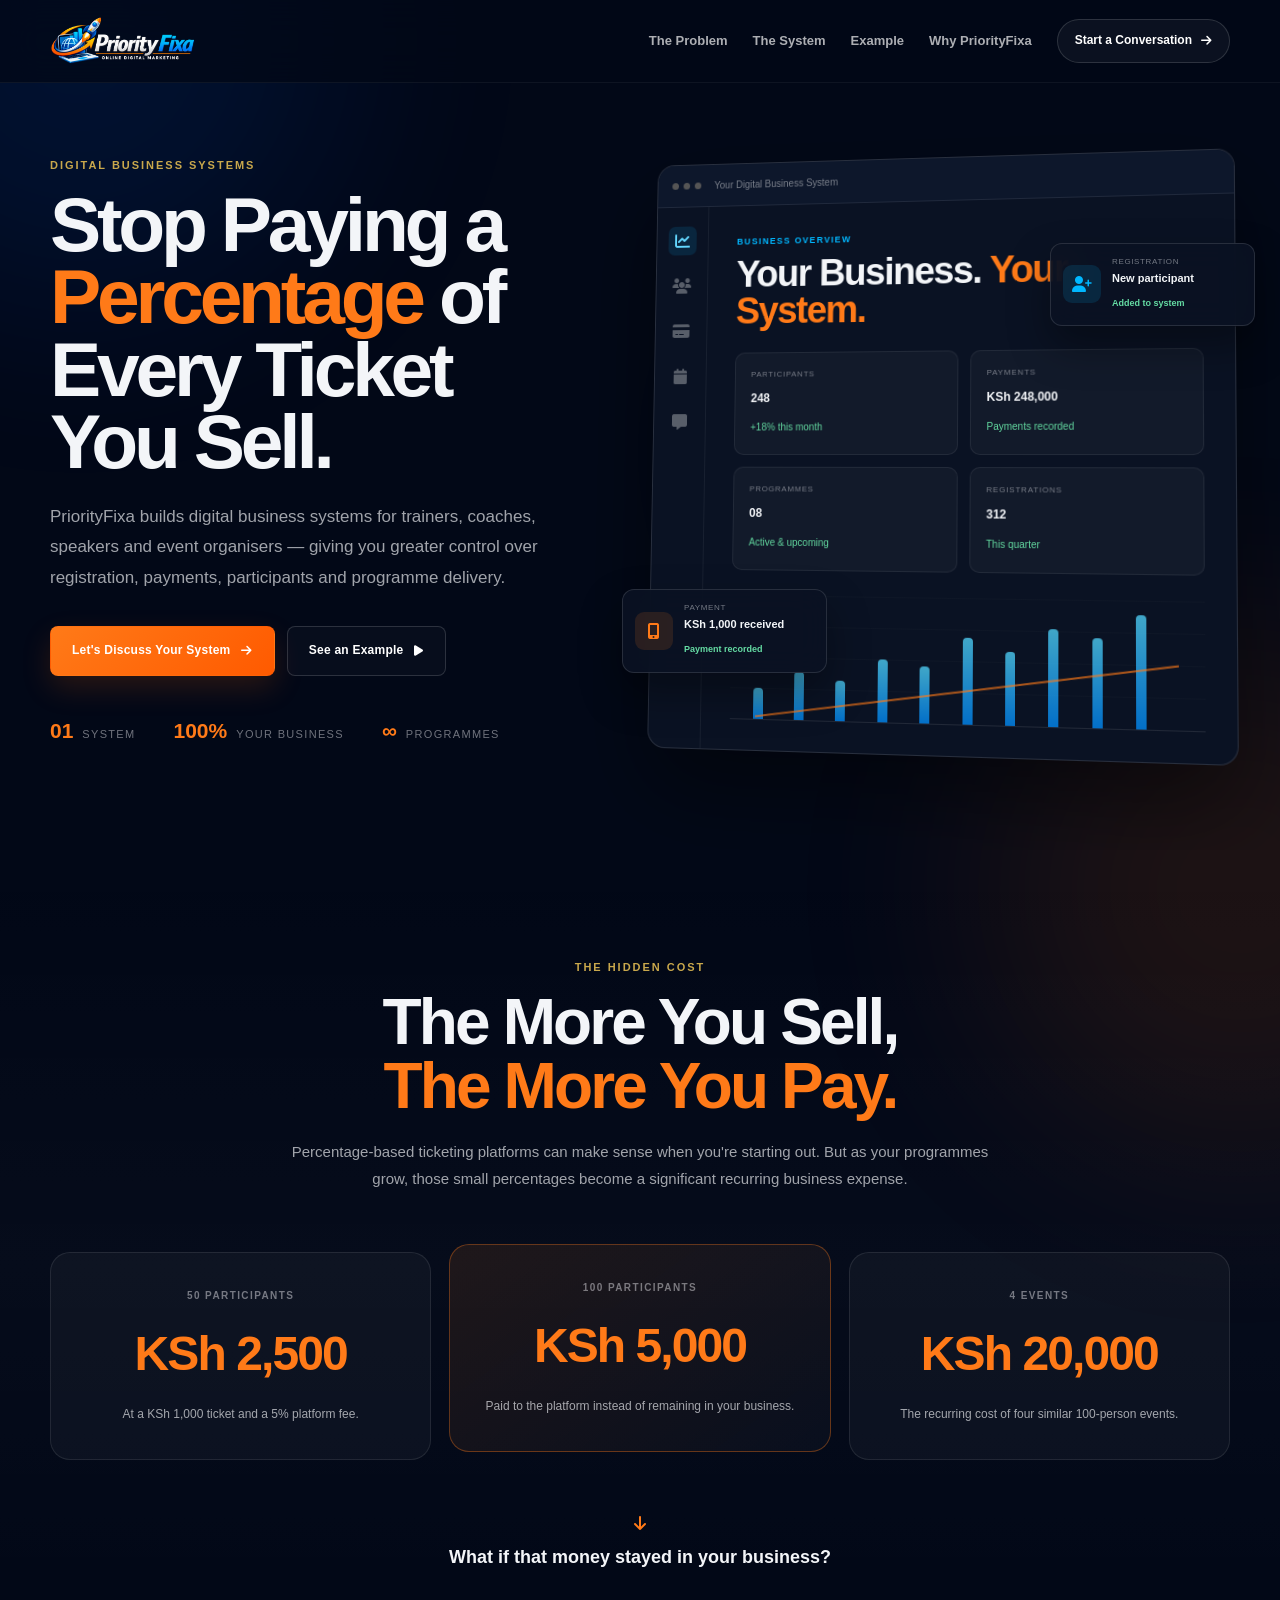
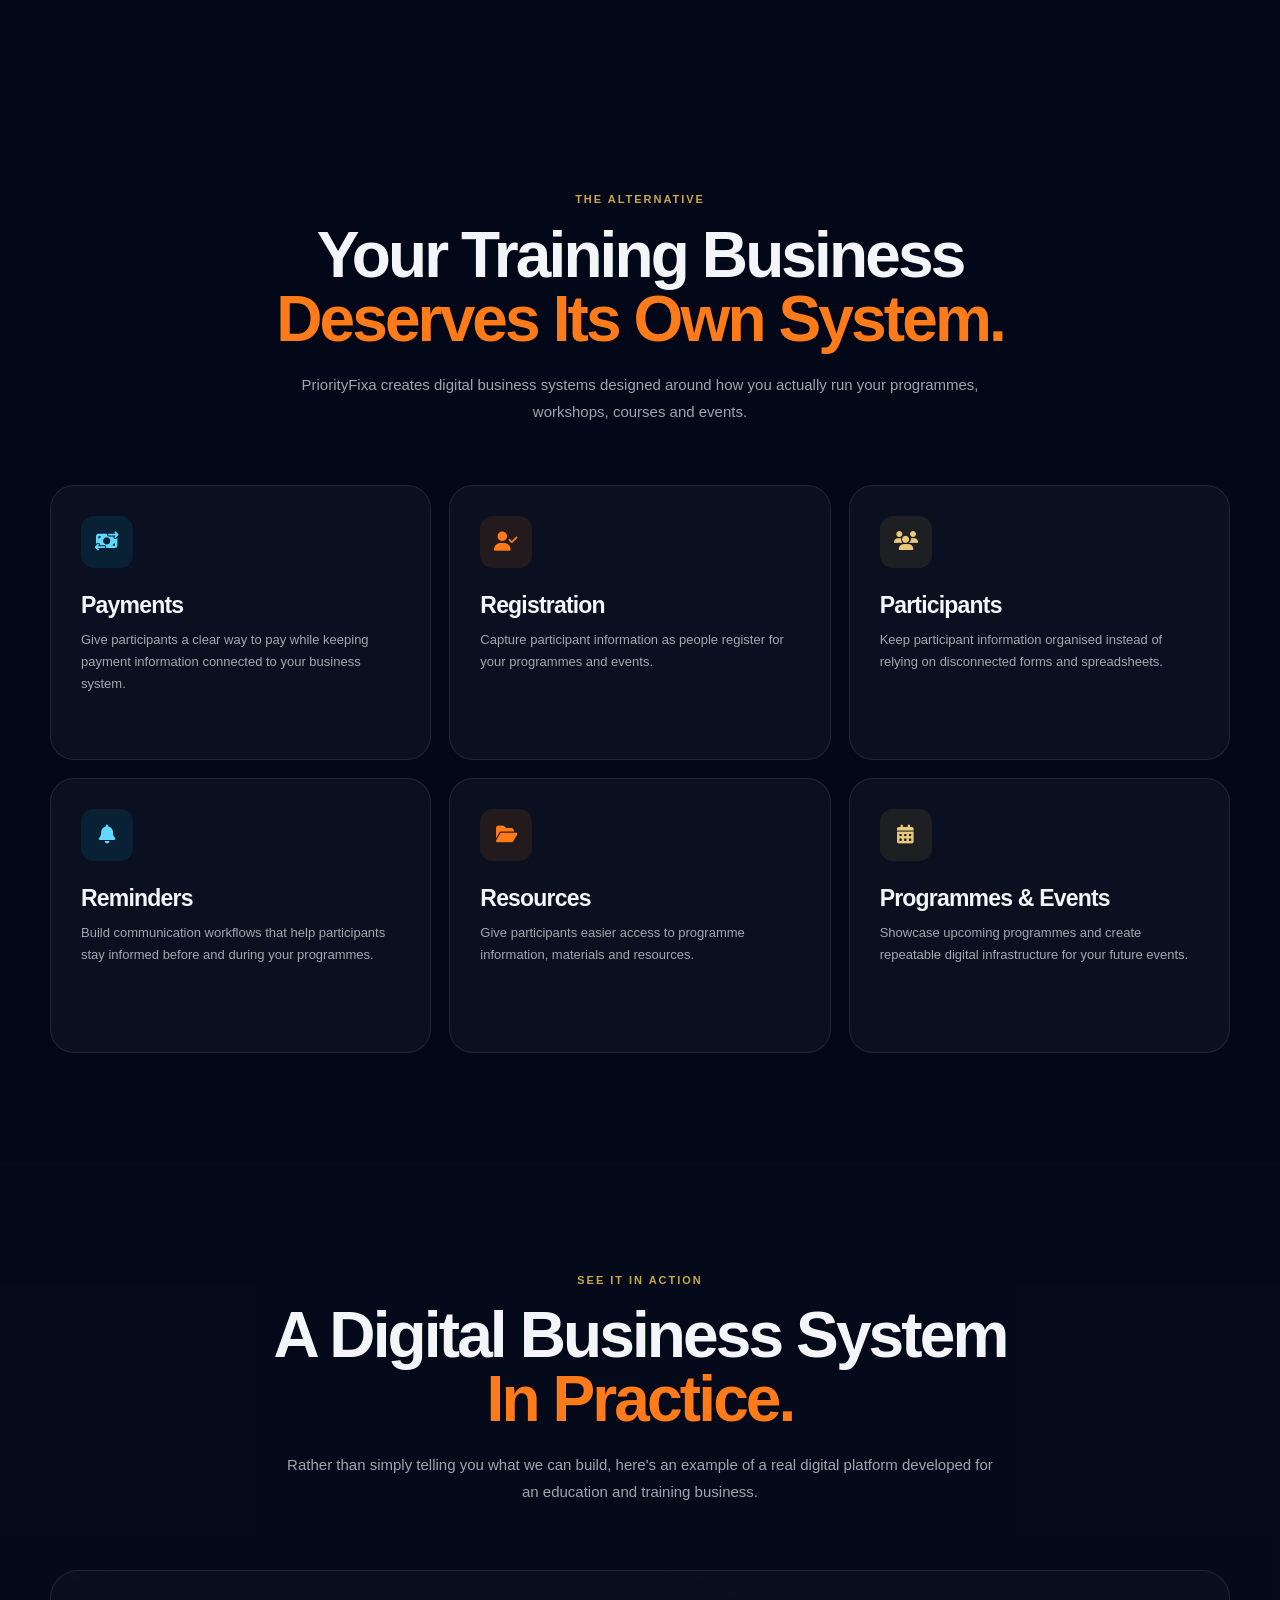
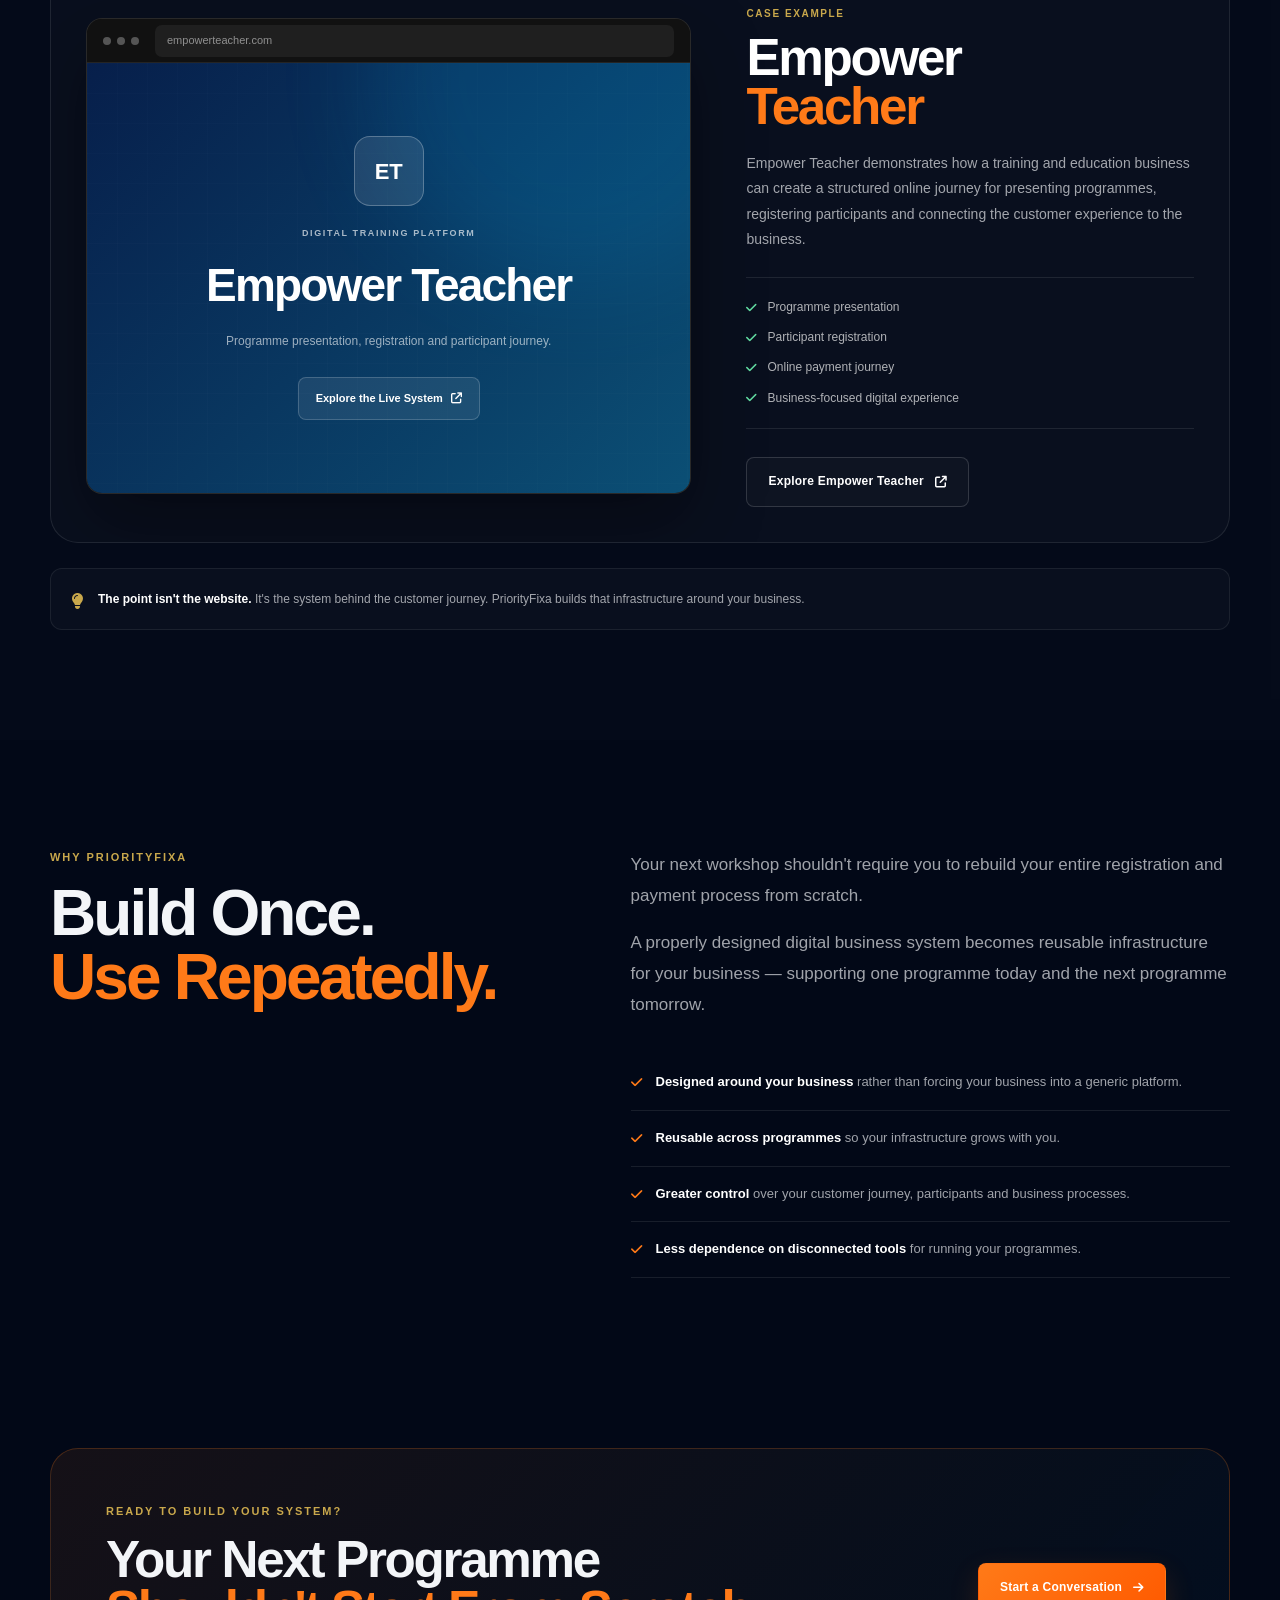
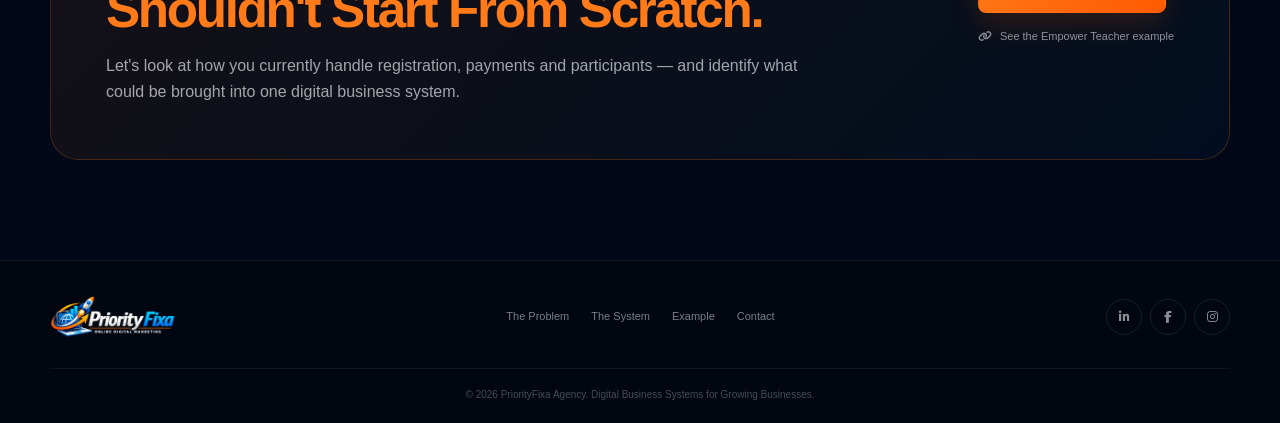
<file: busysystem.html>
<!DOCTYPE html>
<html lang="en">
<head>

    <!-- =====================================================
         BASIC META
    ====================================================== -->

    <meta charset="UTF-8">

    <meta
        name="viewport"
        content="width=device-width, initial-scale=1.0"
    >

    <title>
        PriorityFixa | Digital Business Systems for Trainers & Coaches
    </title>

    <meta
        name="description"
        content="PriorityFixa builds digital business systems for trainers, coaches, speakers and event organisers — combining registration, payments, participants, programmes and events."
    >

    <meta
        name="theme-color"
        content="#020817"
    >


    <!-- =====================================================
         GOOGLE FONTS
         IMPORTANT:
         Load fonts BEFORE the stylesheet so the browser
         does not briefly render the wrong typography.
    ====================================================== 

    <link rel="preconnect" href="https://fonts.googleapis.com">
    <link rel="preconnect" href="https://fonts.gstatic.com" crossorigin>

    <link
        href="https://fonts.googleapis.com/css2?family=DM+Sans:wght@400;500;600;700&family=Syne:wght@400;500;600;700;800&display=swap"
        rel="stylesheet"
    > -->


    <!-- =====================================================
         ICONS
    ====================================================== -->

    <link
        rel="stylesheet"
        href="https://cdnjs.cloudflare.com/ajax/libs/font-awesome/6.5.2/css/all.min.css"
    >


    <!-- =====================================================
         STYLESHEET
    ====================================================== -->

    <link
        rel="stylesheet"
        href="css/stylebus.css"
    >

</head>


<body>


    <!-- =====================================================
         BACKGROUND EFFECTS
    ====================================================== -->

    <div class="page-glow glow-one"></div>
    <div class="page-glow glow-two"></div>


    <!-- =====================================================
         HEADER
    ====================================================== -->

    <header class="site-header">

        <div class="container nav-wrap">

            <a
                href="#top"
                class="brand"
                aria-label="PriorityFixa home"
            >

                <!-- Replace with your actual logo path -->
                <img
                    src="images/logotransp.png"
                    alt="PriorityFixa Agency"
                    class="brand-logo"
                >

            </a>


            <button
                class="menu-toggle"
                id="menuToggle"
                aria-label="Open navigation"
                aria-expanded="false"
            >
                <i class="fa-solid fa-bars"></i>
            </button>


            <nav
                class="main-nav"
                id="mainNav"
            >

                <a href="#problem">
                    The Problem
                </a>

                <a href="#system">
                    The System
                </a>

                <a href="#example">
                    Example
                </a>

                <a href="#about">
                    Why PriorityFixa
                </a>

                <a
                    href="#contact"
                    class="nav-cta"
                >
                    Start a Conversation
                    <i class="fa-solid fa-arrow-right"></i>
                </a>

            </nav>

        </div>

    </header>


    <main id="top">


        <!-- =================================================
             HERO
        ================================================== -->

        <section class="hero">

            <div class="container hero-grid">


                <div class="hero-copy">

                    <div class="eyebrow">
                        DIGITAL BUSINESS SYSTEMS
                    </div>


                    <h1>

                        Stop Paying a
                        <span>Percentage</span>
                        of Every Ticket You Sell.

                    </h1>


                    <p class="hero-text">

                        PriorityFixa builds digital business systems
                        for trainers, coaches, speakers and event
                        organisers — giving you greater control over
                        registration, payments, participants and
                        programme delivery.

                    </p>


                    <div class="hero-actions">

                        <a
                            href="#contact"
                            class="btn btn-primary"
                        >

                            Let's Discuss Your System

                            <i class="fa-solid fa-arrow-right"></i>

                        </a>


                        <a
                            href="#example"
                            class="btn btn-outline"
                        >

                            See an Example

                            <i class="fa-solid fa-play"></i>

                        </a>

                    </div>


                    <div class="hero-mini-stats">

                        <div>

                            <strong>
                                01
                            </strong>

                            <span>
                                System
                            </span>

                        </div>


                        <div>

                            <strong>
                                100%
                            </strong>

                            <span>
                                Your Business
                            </span>

                        </div>


                        <div>

                            <strong>
                                ∞
                            </strong>

                            <span>
                                Programmes
                            </span>

                        </div>

                    </div>

                </div>


                <!-- =========================================
                     HERO VISUAL
                ========================================== -->

                <div class="hero-visual">

                    <div class="dashboard-glow"></div>

                    <div class="orbit orbit-one"></div>
                    <div class="orbit orbit-two"></div>


                    <div class="dashboard">

                        <div class="dash-top">

                            <div class="dash-dots">
                                <i></i>
                                <i></i>
                                <i></i>
                            </div>

                            <span>
                                Your Digital Business System
                            </span>

                        </div>


                        <div class="dash-body">


                            <aside class="dash-sidebar">

                                <span class="active">
                                    <i class="fa-solid fa-chart-line"></i>
                                </span>

                                <span>
                                    <i class="fa-solid fa-users"></i>
                                </span>

                                <span>
                                    <i class="fa-solid fa-credit-card"></i>
                                </span>

                                <span>
                                    <i class="fa-solid fa-calendar"></i>
                                </span>

                                <span>
                                    <i class="fa-solid fa-message"></i>
                                </span>

                            </aside>


                            <div class="dash-content">

                                <p>
                                    BUSINESS OVERVIEW
                                </p>


                                <h3>
                                    Your Business.
                                    <span>Your System.</span>
                                </h3>


                                <div class="dash-cards">

                                    <div>

                                        <small>
                                            PARTICIPANTS
                                        </small>

                                        <strong>
                                            248
                                        </strong>

                                        <em>
                                            +18% this month
                                        </em>

                                    </div>


                                    <div>

                                        <small>
                                            PAYMENTS
                                        </small>

                                        <strong>
                                            KSh 248,000
                                        </strong>

                                        <em>
                                            Payments recorded
                                        </em>

                                    </div>


                                    <div>

                                        <small>
                                            PROGRAMMES
                                        </small>

                                        <strong>
                                            08
                                        </strong>

                                        <em>
                                            Active & upcoming
                                        </em>

                                    </div>


                                    <div>

                                        <small>
                                            REGISTRATIONS
                                        </small>

                                        <strong>
                                            312
                                        </strong>

                                        <em>
                                            This quarter
                                        </em>

                                    </div>

                                </div>


                                <div class="chart">

                                    <span style="left:5%;height:25%;"></span>
                                    <span style="left:14%;height:38%;"></span>
                                    <span style="left:23%;height:32%;"></span>
                                    <span style="left:32%;height:50%;"></span>
                                    <span style="left:41%;height:45%;"></span>
                                    <span style="left:50%;height:68%;"></span>
                                    <span style="left:59%;height:58%;"></span>
                                    <span style="left:68%;height:76%;"></span>
                                    <span style="left:77%;height:70%;"></span>
                                    <span style="left:86%;height:88%;"></span>

                                    <div class="chart-line"></div>

                                </div>

                            </div>

                        </div>

                    </div>


                    <div class="floating-card payment-card">

                        <div class="float-icon orange">
                            <i class="fa-solid fa-mobile-screen-button"></i>
                        </div>

                        <div>

                            <small>
                                PAYMENT
                            </small>

                            <strong>
                                KSh 1,000 received
                            </strong>

                            <b>
                                Payment recorded
                            </b>

                        </div>

                    </div>


                    <div class="floating-card automation-card">

                        <div class="float-icon blue">
                            <i class="fa-solid fa-user-plus"></i>
                        </div>

                        <div>

                            <small>
                                REGISTRATION
                            </small>

                            <strong>
                                New participant
                            </strong>

                            <b>
                                Added to system
                            </b>

                        </div>

                    </div>

                </div>

            </div>

        </section>


        <!-- =================================================
             COST / PROBLEM
        ================================================== -->

        <section
            class="section problem-section"
            id="problem"
        >

            <div class="container">


                <div class="section-heading center">

                    <div class="eyebrow">
                        THE HIDDEN COST
                    </div>

                    <h2>
                        The More You Sell,
                        <span>The More You Pay.</span>
                    </h2>

                    <p>
                        Percentage-based ticketing platforms can make
                        sense when you're starting out. But as your
                        programmes grow, those small percentages become
                        a significant recurring business expense.
                    </p>

                </div>


                <div class="cost-grid">


                    <div class="cost-card">

                        <span>
                            50 PARTICIPANTS
                        </span>

                        <strong>
                            KSh 2,500
                        </strong>

                        <p>
                            At a KSh 1,000 ticket and a 5% platform fee.
                        </p>

                    </div>


                    <div class="cost-card featured-cost">

                        <span>
                            100 PARTICIPANTS
                        </span>

                        <strong>
                            KSh 5,000
                        </strong>

                        <p>
                            Paid to the platform instead of remaining
                            in your business.
                        </p>

                    </div>


                    <div class="cost-card">

                        <span>
                            4 EVENTS
                        </span>

                        <strong>
                            KSh 20,000
                        </strong>

                        <p>
                            The recurring cost of four similar
                            100-person events.
                        </p>

                    </div>

                </div>


                <div class="problem-bottom">

                    <i class="fa-solid fa-arrow-down"></i>

                    <strong>
                        What if that money stayed in your business?
                    </strong>

                </div>

            </div>

        </section>


        <!-- =================================================
             SYSTEM
        ================================================== -->

        <section
            class="section system-section"
            id="system"
        >

            <div class="container">


                <div class="section-heading center">

                    <div class="eyebrow">
                        THE ALTERNATIVE
                    </div>

                    <h2>
                        Your Training Business
                        <span>Deserves Its Own System.</span>
                    </h2>

                    <p>
                        PriorityFixa creates digital business systems
                        designed around how you actually run your
                        programmes, workshops, courses and events.
                    </p>

                </div>


                <div class="system-grid">


                    <article class="system-card">

                        <div class="system-icon blue-icon">
                            <i class="fa-solid fa-money-bill-transfer"></i>
                        </div>

                        <h3>
                            Payments
                        </h3>

                        <p>
                            Give participants a clear way to pay
                            while keeping payment information connected
                            to your business system.
                        </p>

                    </article>


                    <article class="system-card">

                        <div class="system-icon orange-icon">
                            <i class="fa-solid fa-user-check"></i>
                        </div>

                        <h3>
                            Registration
                        </h3>

                        <p>
                            Capture participant information as people
                            register for your programmes and events.
                        </p>

                    </article>


                    <article class="system-card">

                        <div class="system-icon gold-icon">
                            <i class="fa-solid fa-users"></i>
                        </div>

                        <h3>
                            Participants
                        </h3>

                        <p>
                            Keep participant information organised
                            instead of relying on disconnected forms
                            and spreadsheets.
                        </p>

                    </article>


                    <article class="system-card">

                        <div class="system-icon blue-icon">
                            <i class="fa-solid fa-bell"></i>
                        </div>

                        <h3>
                            Reminders
                        </h3>

                        <p>
                            Build communication workflows that help
                            participants stay informed before and
                            during your programmes.
                        </p>

                    </article>


                    <article class="system-card">

                        <div class="system-icon orange-icon">
                            <i class="fa-solid fa-folder-open"></i>
                        </div>

                        <h3>
                            Resources
                        </h3>

                        <p>
                            Give participants easier access to programme
                            information, materials and resources.
                        </p>

                    </article>


                    <article class="system-card">

                        <div class="system-icon gold-icon">
                            <i class="fa-solid fa-calendar-days"></i>
                        </div>

                        <h3>
                            Programmes & Events
                        </h3>

                        <p>
                            Showcase upcoming programmes and create
                            repeatable digital infrastructure for your
                            future events.
                        </p>

                    </article>

                </div>

            </div>

        </section>


        <!-- =================================================
             EXAMPLE / EMPOWER TEACHER
        ================================================== -->

        <section
            class="section example-section"
            id="example"
        >

            <div class="container">


                <div class="section-heading center">

                    <div class="eyebrow">
                        SEE IT IN ACTION
                    </div>

                    <h2>
                        A Digital Business System
                        <span>In Practice.</span>
                    </h2>

                    <p>
                        Rather than simply telling you what we can build,
                        here's an example of a real digital platform
                        developed for an education and training business.
                    </p>

                </div>


                <div class="example-card">


                    <div class="example-browser">

                        <div class="browser-top">

                            <div class="browser-dots">
                                <span></span>
                                <span></span>
                                <span></span>
                            </div>

                            <div class="browser-url">
                                empowerteacher.com
                            </div>

                        </div>


                        <div class="example-preview">

                            <div class="example-preview-content">

                                <div class="example-logo-mark">
                                    ET
                                </div>

                                <span>
                                    DIGITAL TRAINING PLATFORM
                                </span>

                                <strong>
                                    Empower Teacher
                                </strong>

                                <small>
                                    Programme presentation,
                                    registration and participant journey.
                                </small>

                                <a
                                    href="https://www.empowerteacher.com/"
                                    target="_blank"
                                    rel="noopener"
                                    class="preview-button"
                                >
                                    Explore the Live System
                                    <i class="fa-solid fa-arrow-up-right-from-square"></i>
                                </a>

                            </div>

                        </div>

                    </div>


                    <div class="example-content">

                        <div class="example-label">
                            CASE EXAMPLE
                        </div>

                        <h3>
                            Empower
                            <span>Teacher</span>
                        </h3>

                        <p>
                            Empower Teacher demonstrates how a training
                            and education business can create a structured
                            online journey for presenting programmes,
                            registering participants and connecting the
                            customer experience to the business.
                        </p>


                        <div class="example-points">

                            <div>
                                <i class="fa-solid fa-check"></i>
                                <span>
                                    Programme presentation
                                </span>
                            </div>

                            <div>
                                <i class="fa-solid fa-check"></i>
                                <span>
                                    Participant registration
                                </span>
                            </div>

                            <div>
                                <i class="fa-solid fa-check"></i>
                                <span>
                                    Online payment journey
                                </span>
                            </div>

                            <div>
                                <i class="fa-solid fa-check"></i>
                                <span>
                                    Business-focused digital experience
                                </span>
                            </div>

                        </div>


                        <a
                            href="https://www.empowerteacher.com/"
                            target="_blank"
                            rel="noopener"
                            class="btn btn-outline"
                        >

                            Explore Empower Teacher

                            <i class="fa-solid fa-arrow-up-right-from-square"></i>

                        </a>

                    </div>

                </div>


                <div class="example-note">

                    <i class="fa-solid fa-lightbulb"></i>

                    <p>
                        <strong>
                            The point isn't the website.
                        </strong>

                        It's the system behind the customer journey.
                        PriorityFixa builds that infrastructure around
                        your business.
                    </p>

                </div>

            </div>

        </section>


        <!-- =================================================
             WHY PRIORITYFIXA
        ================================================== -->

        <section
            class="section about-section"
            id="about"
        >

            <div class="container about-grid">


                <div class="section-heading">

                    <div class="eyebrow">
                        WHY PRIORITYFIXA
                    </div>

                    <h2>
                        Build Once.
                        <span>Use Repeatedly.</span>
                    </h2>

                </div>


                <div class="about-copy">

                    <p>
                        Your next workshop shouldn't require you to
                        rebuild your entire registration and payment
                        process from scratch.
                    </p>

                    <p>
                        A properly designed digital business system
                        becomes reusable infrastructure for your
                        business — supporting one programme today and
                        the next programme tomorrow.
                    </p>


                    <div class="about-points">

                        <div>

                            <i class="fa-solid fa-check"></i>

                            <span>
                                <b>Designed around your business</b>
                                rather than forcing your business into
                                a generic platform.
                            </span>

                        </div>


                        <div>

                            <i class="fa-solid fa-check"></i>

                            <span>
                                <b>Reusable across programmes</b>
                                so your infrastructure grows with you.
                            </span>

                        </div>


                        <div>

                            <i class="fa-solid fa-check"></i>

                            <span>
                                <b>Greater control</b>
                                over your customer journey,
                                participants and business processes.
                            </span>

                        </div>


                        <div>

                            <i class="fa-solid fa-check"></i>

                            <span>
                                <b>Less dependence on disconnected tools</b>
                                for running your programmes.
                            </span>

                        </div>

                    </div>

                </div>

            </div>

        </section>


        <!-- =================================================
             CTA
        ================================================== -->

        <section
            class="section cta-section"
            id="contact"
        >

            <div class="container">


                <div class="cta-box">


                    <div>

                        <div class="eyebrow">
                            READY TO BUILD YOUR SYSTEM?
                        </div>

                        <h2>
                            Your Next Programme
                            <span>Shouldn't Start From Scratch.</span>
                        </h2>

                        <p>
                            Let's look at how you currently handle
                            registration, payments and participants —
                            and identify what could be brought into
                            one digital business system.
                        </p>

                    </div>


                    <div class="cta-contact">

                        <!-- Replace with your actual email -->
                        <a
                            href="mailto:hello@priorityfixa.com"
                            class="btn btn-primary"
                        >

                            Start a Conversation

                            <i class="fa-solid fa-arrow-right"></i>

                        </a>


                        <a
                            href="https://www.empowerteacher.com/"
                            target="_blank"
                            rel="noopener"
                        >

                            <i class="fa-solid fa-link"></i>

                            See the Empower Teacher example

                        </a>

                    </div>

                </div>

            </div>

        </section>

    </main>


    <!-- =====================================================
         FOOTER
    ====================================================== -->

    <footer class="footer">

        <div class="container footer-main">


            <a
                href="#top"
                class="brand"
            >

                <img
                    src="images/logotransp.png"
                    alt="PriorityFixa"
                    class="footer-logo"
                >

            </a>


            <div class="footer-links">

                <a href="#problem">
                    The Problem
                </a>

                <a href="#system">
                    The System
                </a>

                <a href="#example">
                    Example
                </a>

                <a href="#contact">
                    Contact
                </a>

            </div>


            <div class="socials">

                <a
                    href="#"
                    aria-label="LinkedIn"
                >
                    <i class="fa-brands fa-linkedin-in"></i>
                </a>

                <a
                    href="#"
                    aria-label="Facebook"
                >
                    <i class="fa-brands fa-facebook-f"></i>
                </a>

                <a
                    href="#"
                    aria-label="Instagram"
                >
                    <i class="fa-brands fa-instagram"></i>
                </a>

            </div>

        </div>


        <div class="container copyright">

            © 2026 PriorityFixa Agency.
            Digital Business Systems for Growing Businesses.

        </div>

    </footer>


    <!-- =====================================================
         JAVASCRIPT
    ====================================================== -->

    <script>

        /* ================================================
           MOBILE NAVIGATION
        ================================================= */

        const menuToggle =
            document.getElementById("menuToggle");

        const mainNav =
            document.getElementById("mainNav");


        menuToggle.addEventListener("click", () => {

            const isOpen =
                mainNav.classList.toggle("open");

            menuToggle.setAttribute(
                "aria-expanded",
                isOpen
            );

            menuToggle.innerHTML =
                isOpen
                    ? '<i class="fa-solid fa-xmark"></i>'
                    : '<i class="fa-solid fa-bars"></i>';

        });


        /* ================================================
           CLOSE MOBILE MENU
        ================================================= */

        document
            .querySelectorAll(".main-nav a")
            .forEach(link => {

                link.addEventListener("click", () => {

                    mainNav.classList.remove("open");

                    menuToggle.setAttribute(
                        "aria-expanded",
                        "false"
                    );

                    menuToggle.innerHTML =
                        '<i class="fa-solid fa-bars"></i>';

                });

            });


        /* ================================================
           HEADER SCROLL STATE
        ================================================= */

        const header =
            document.querySelector(".site-header");


        window.addEventListener(
            "scroll",
            () => {

                if (window.scrollY > 30) {

                    header.classList.add("scrolled");

                } else {

                    header.classList.remove("scrolled");

                }

            },
            { passive: true }
        );

    </script>

</body>
</html>
</file>
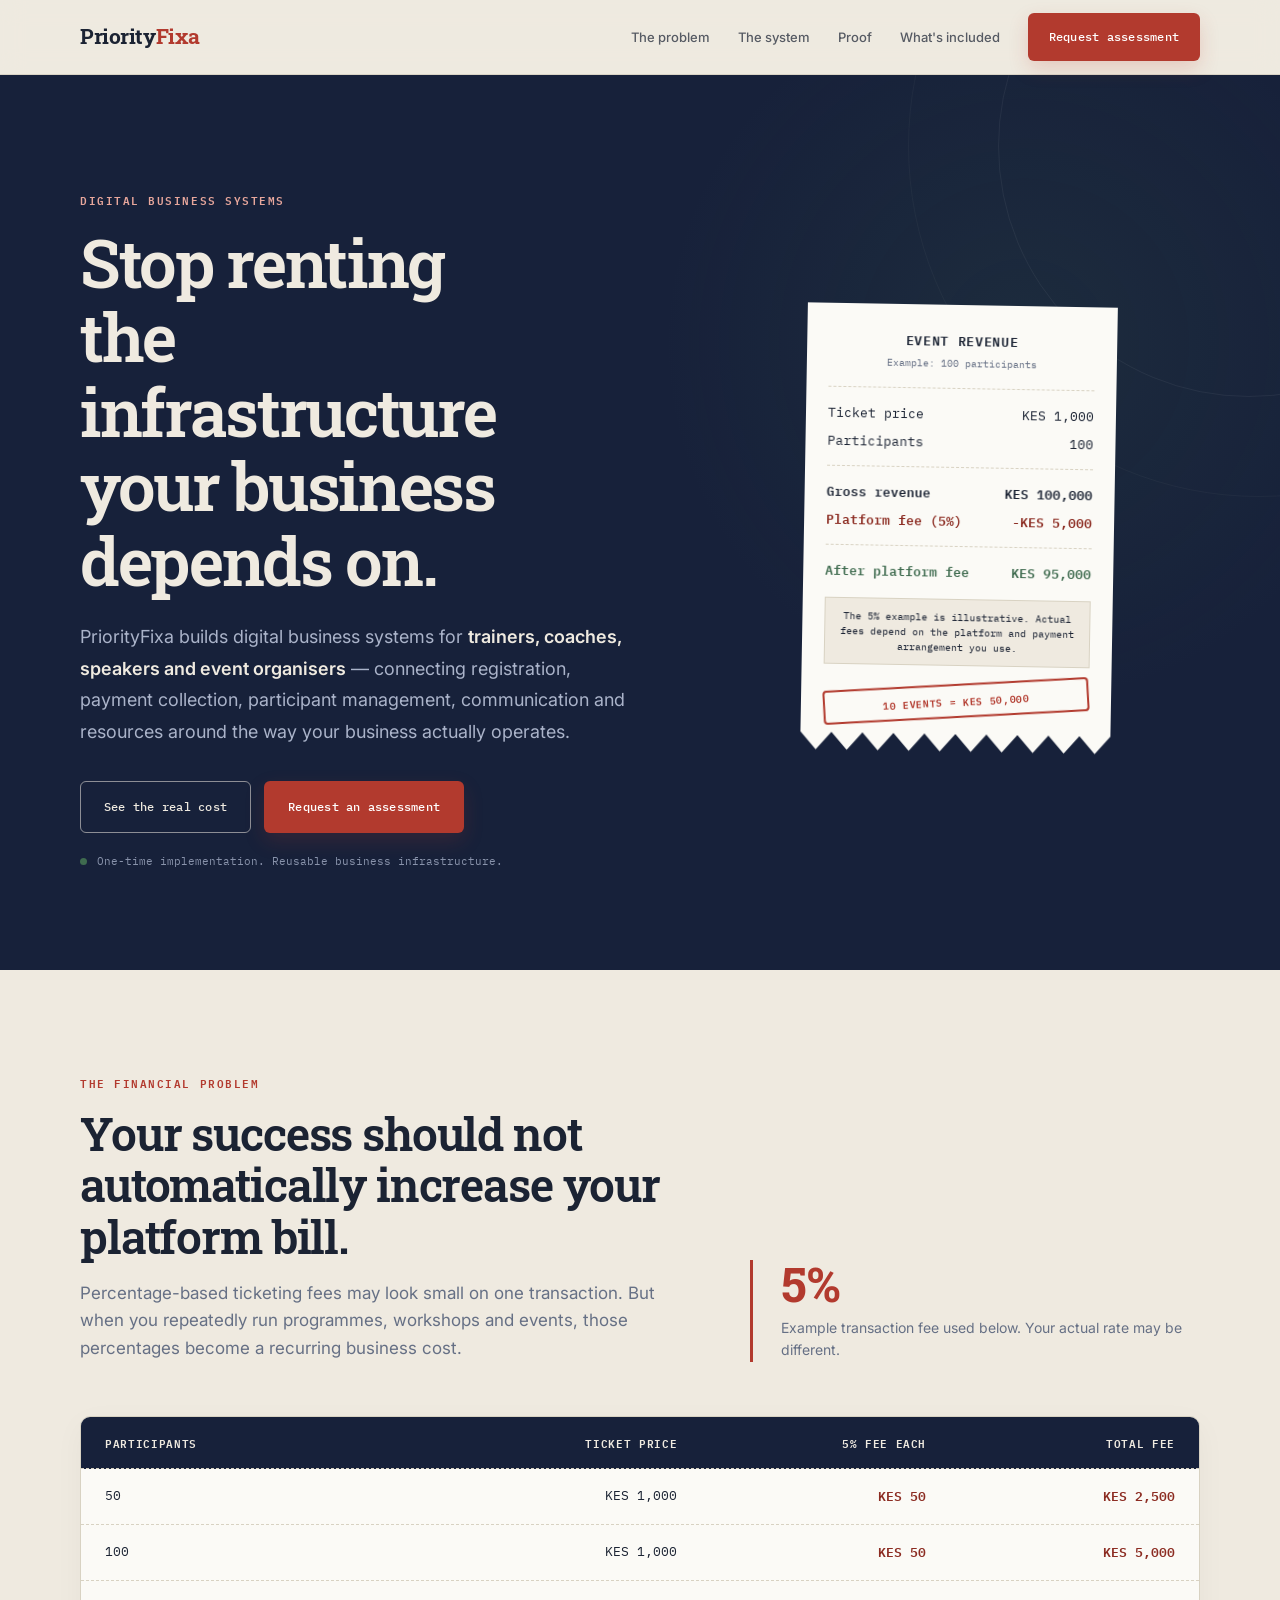
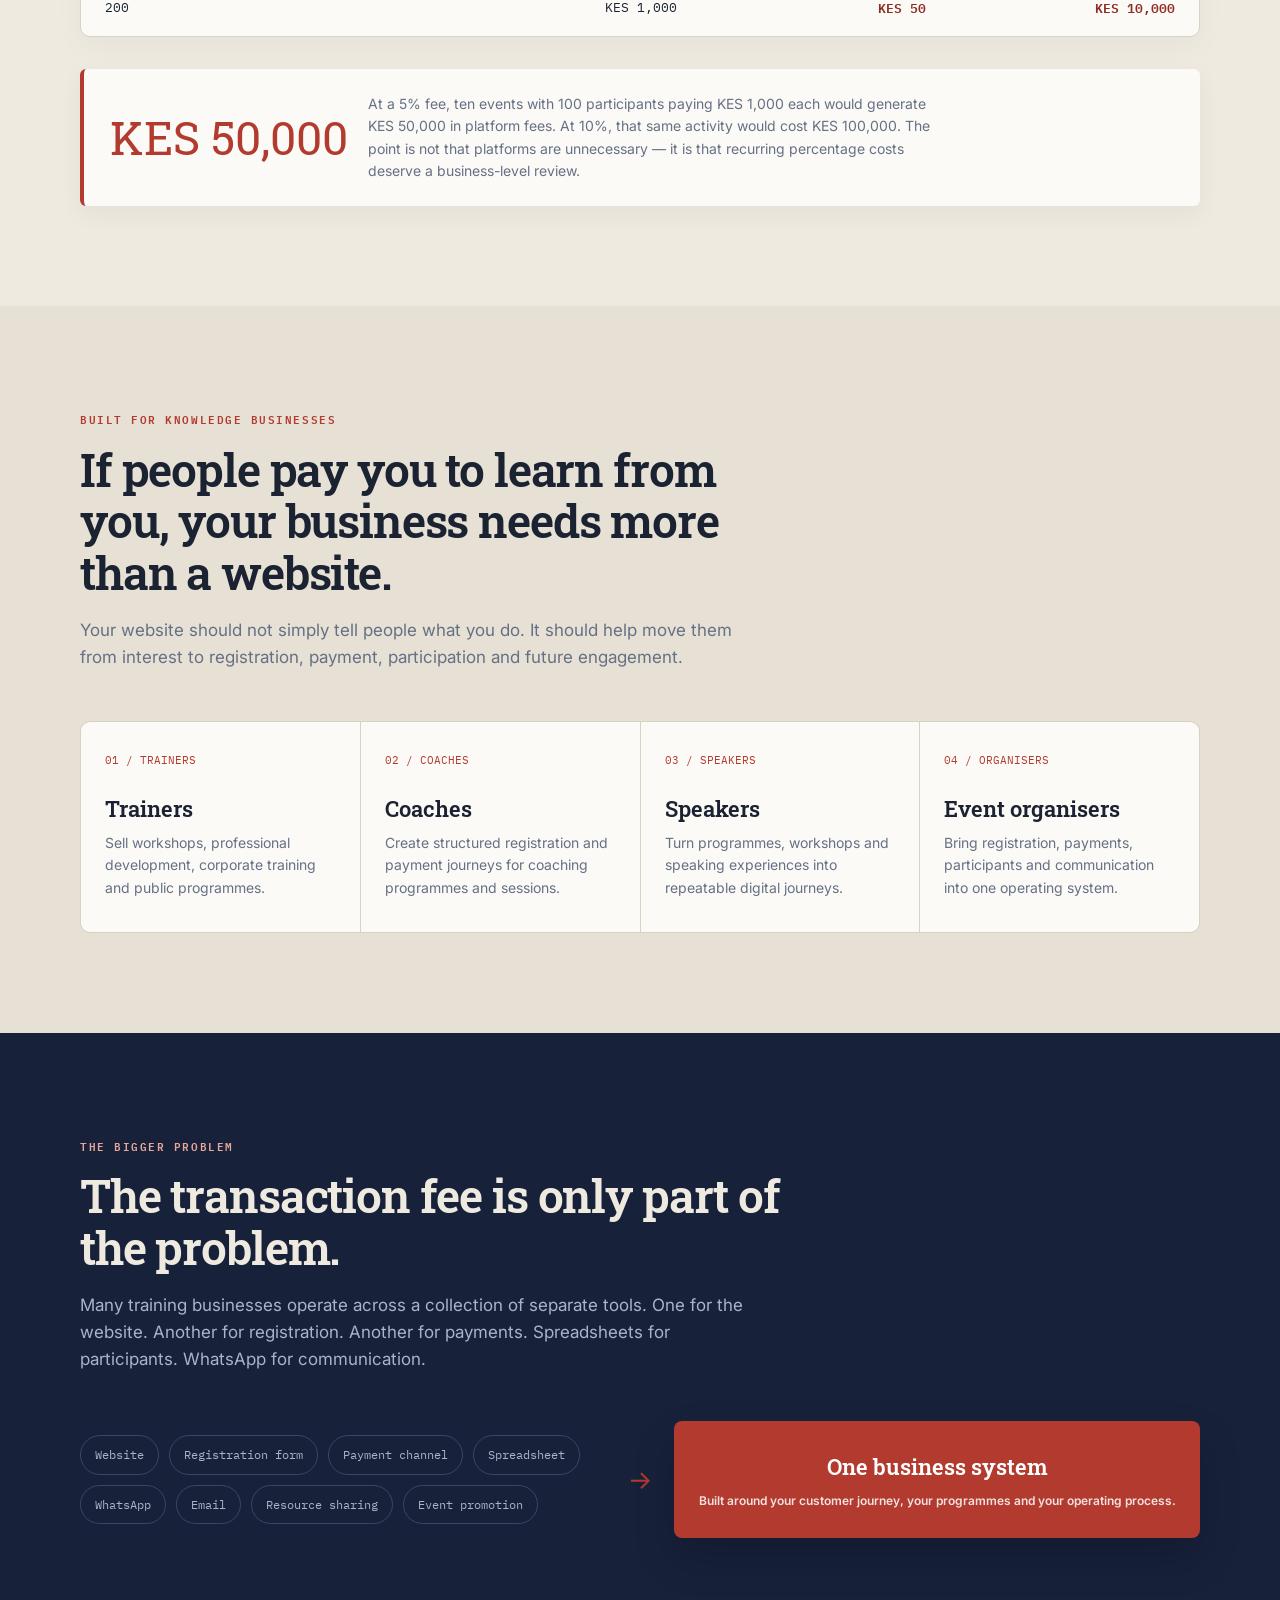
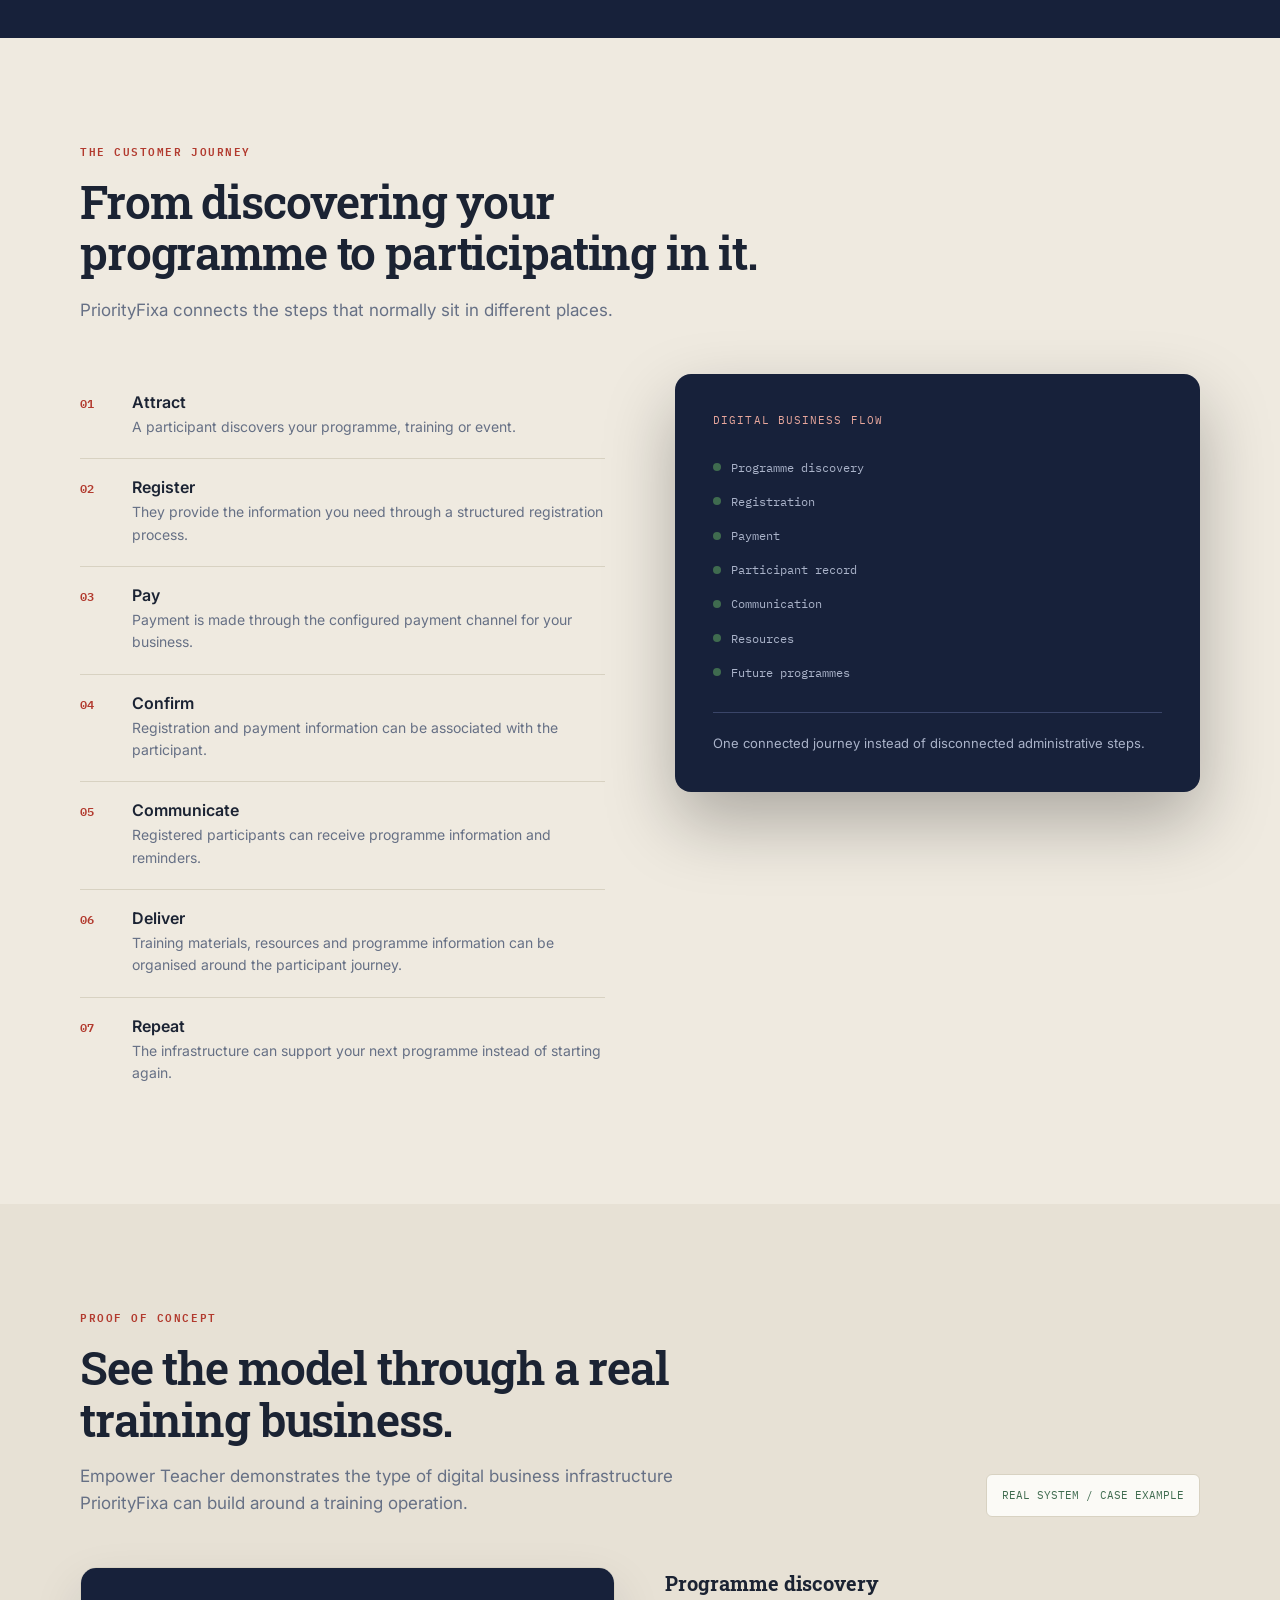
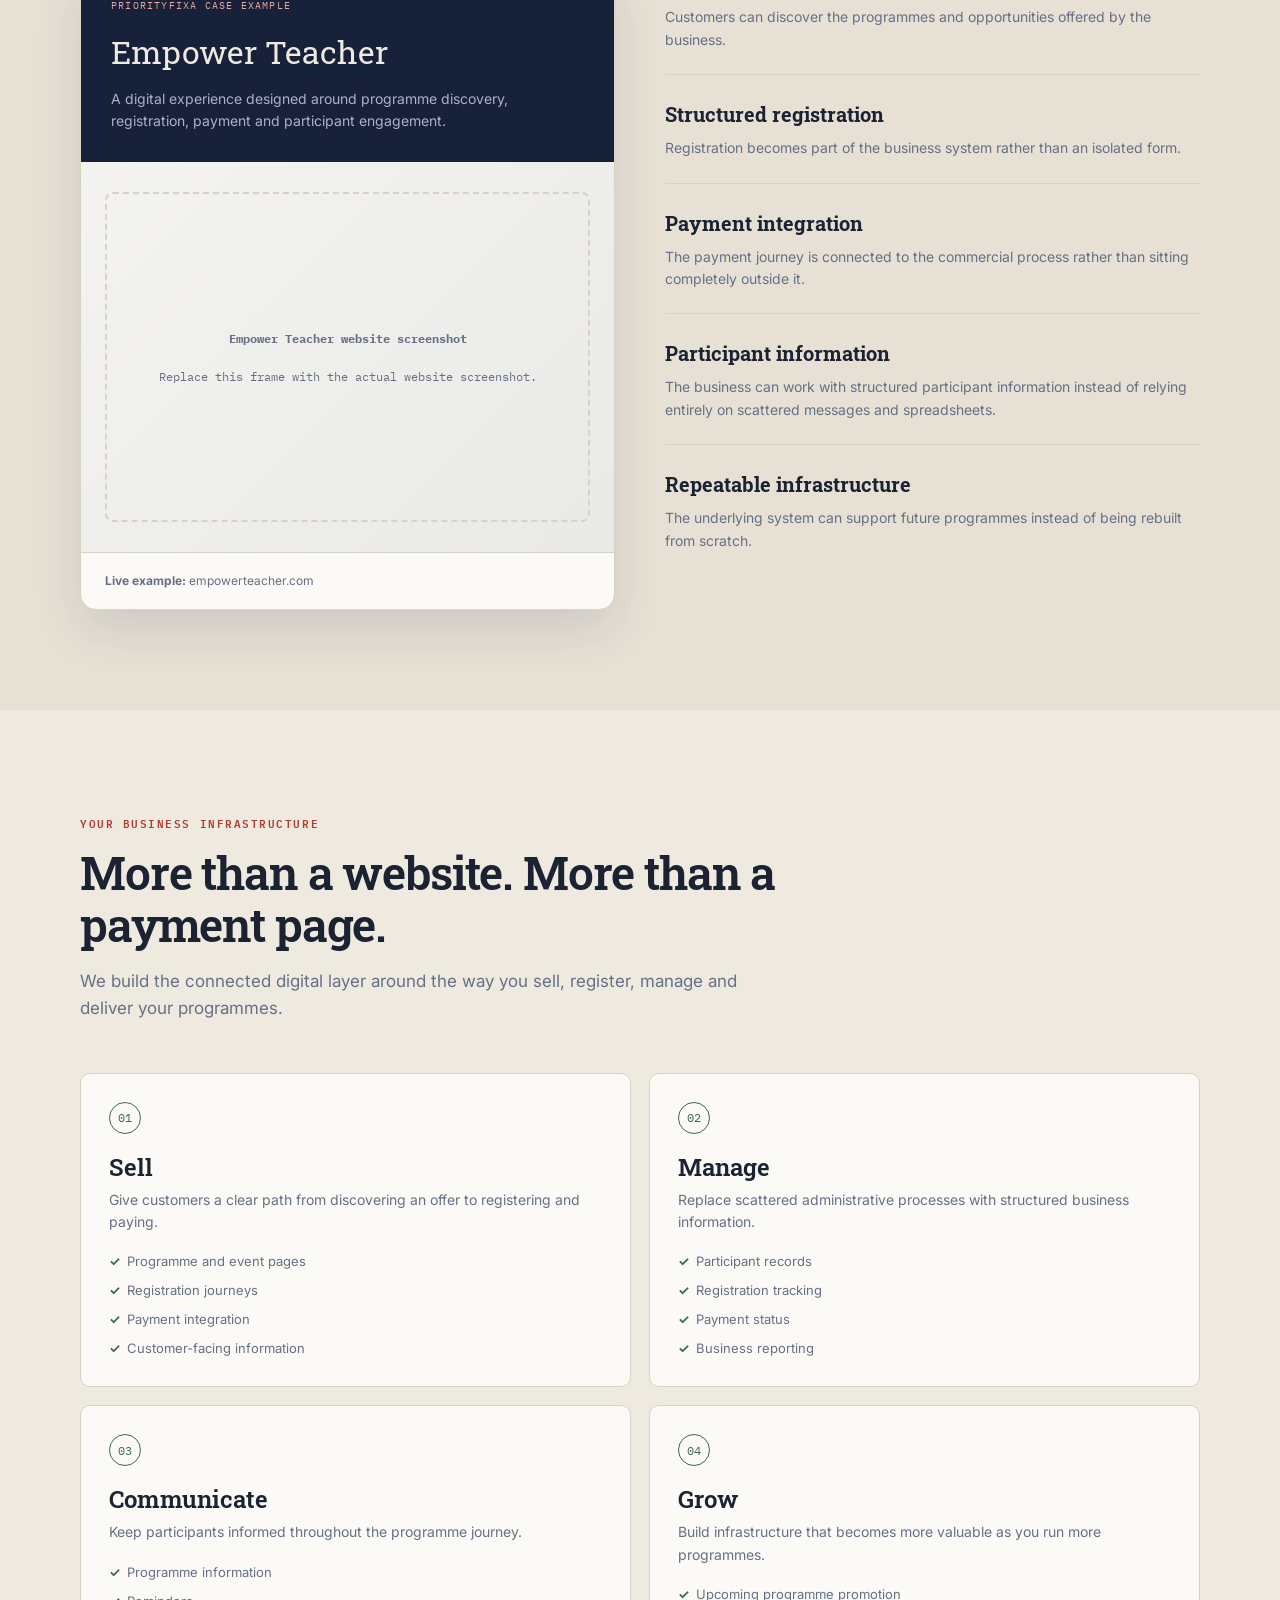
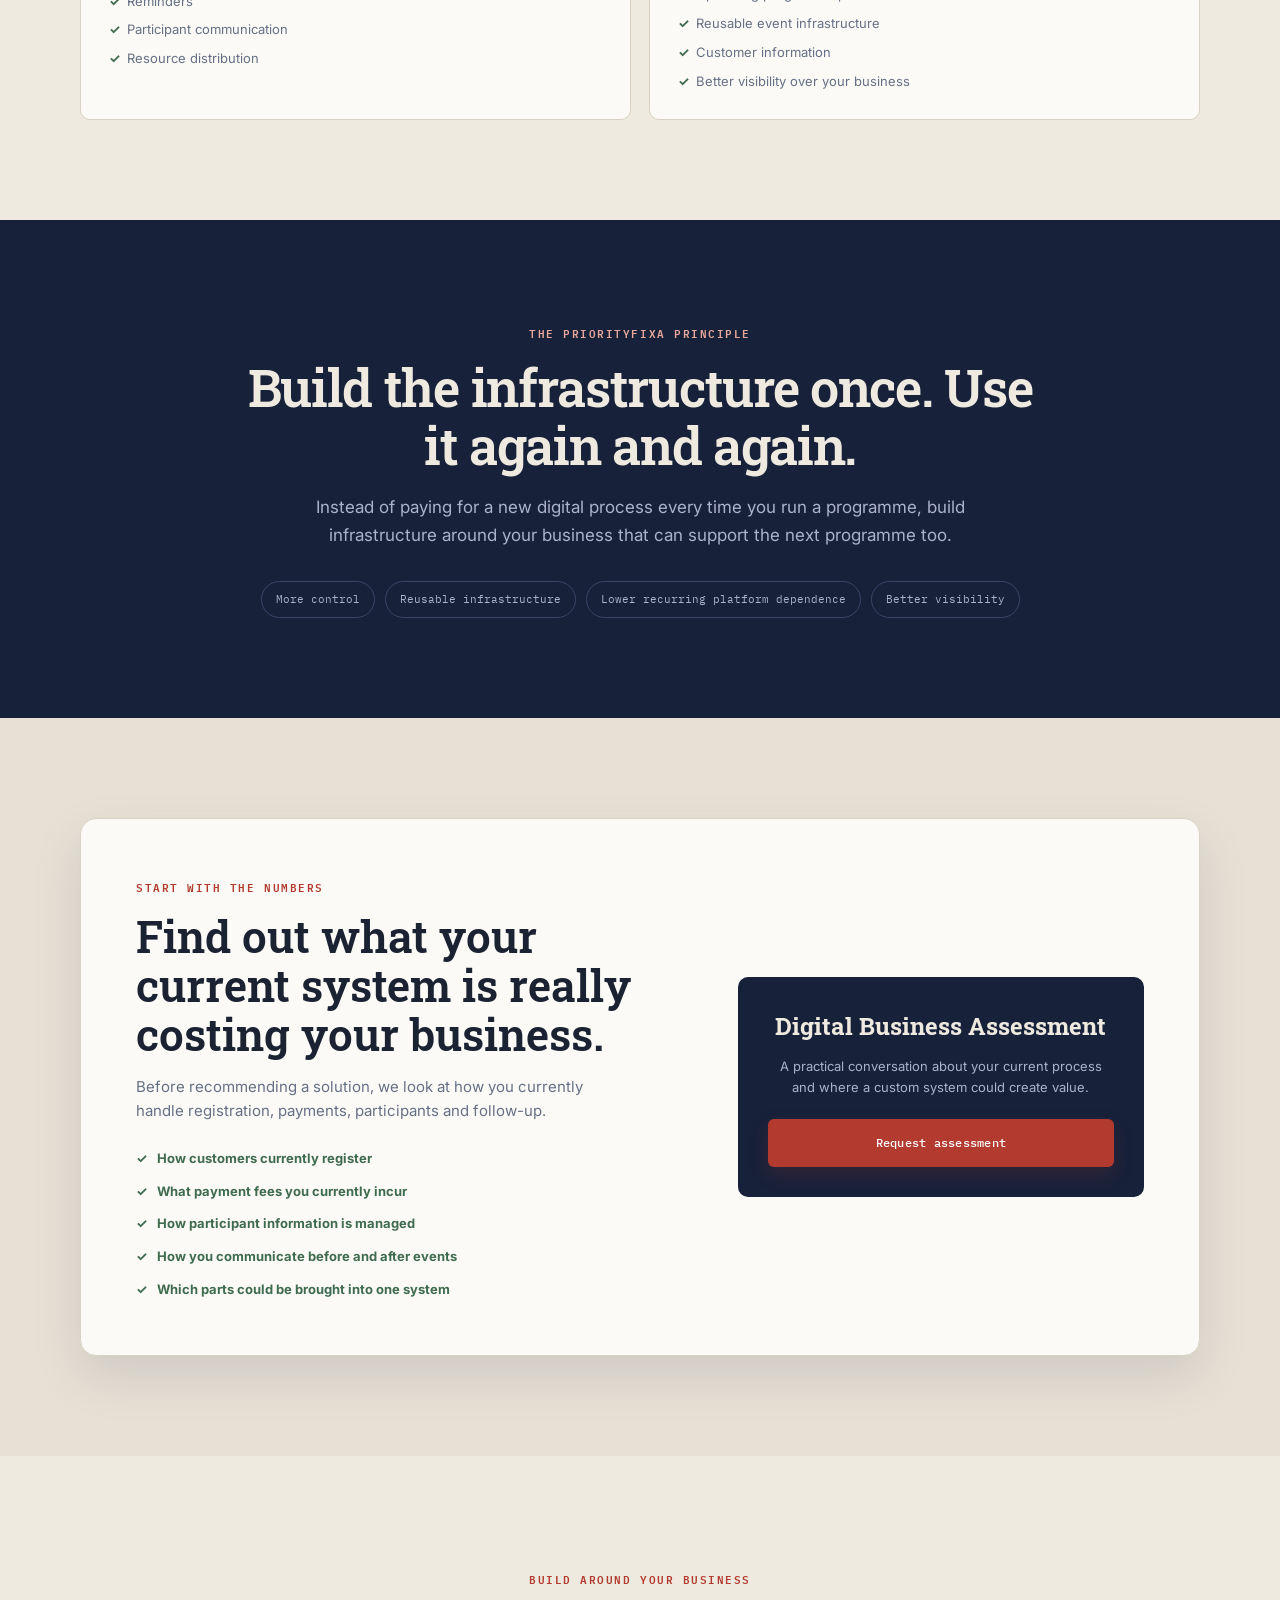
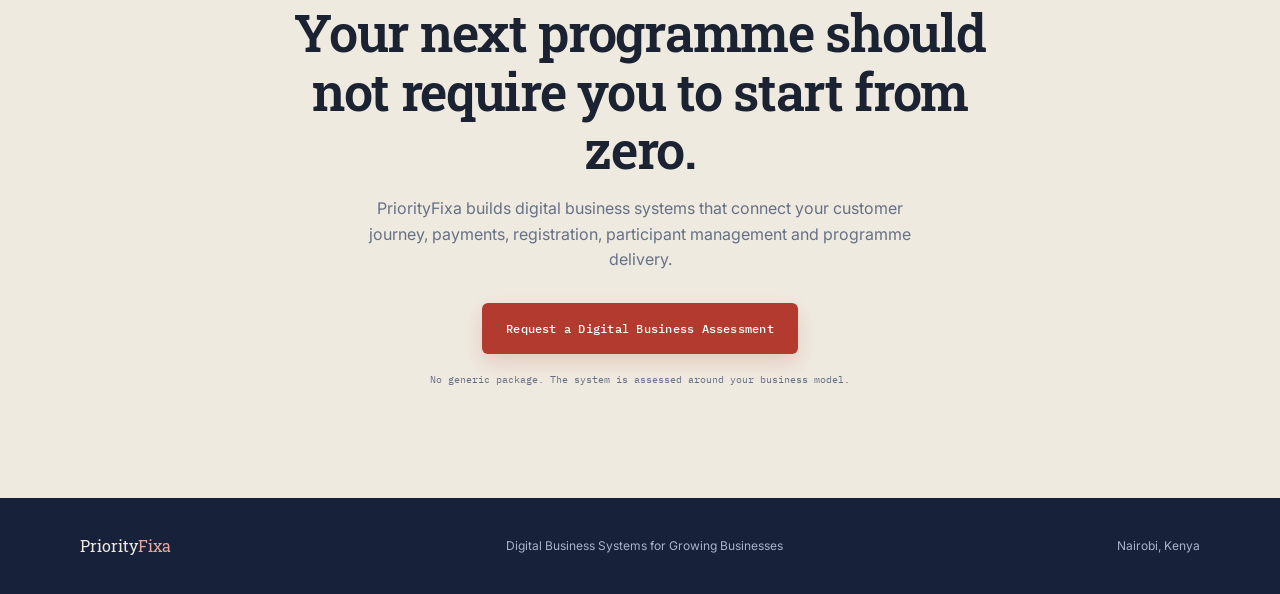
<file: busysystem2.html>
<!DOCTYPE html>
<html lang="en">
<head>
<meta charset="UTF-8">
<meta name="viewport" content="width=device-width, initial-scale=1.0">

<title>PriorityFixa | Digital Business Systems for Trainers, Coaches & Event Organisers</title>

<meta name="description"
content="PriorityFixa builds digital business systems for trainers, coaches, speakers and event organisers — connecting registration, payments, participant management, communication and resources.">

<meta name="theme-color" content="#17213A">

<link rel="preconnect" href="https://fonts.googleapis.com">
<link rel="preconnect" href="https://fonts.gstatic.com" crossorigin>

<link href="https://fonts.googleapis.com/css2?family=Roboto+Slab:wght@500;600;700&family=Inter:wght@400;500;600;700&family=IBM+Plex+Mono:wght@400;500;600&display=swap" rel="stylesheet">

<style>

/* =========================================================
   PRIORITYFIXA DIGITAL BUSINESS SYSTEMS
   Premium B2B landing page
========================================================= */

:root{

    --ink:#17213A;
    --ink-2:#202C4D;
    --ink-3:#29365A;

    --paper:#EFEAE0;
    --paper-2:#FBFAF6;
    --paper-3:#E7E1D5;

    --stamp:#B23A2E;
    --stamp-dark:#8C2C22;
    --stamp-light:#E8A79C;

    --validate:#3F6B4F;
    --validate-light:#DDE9E0;

    --text-ink:#1B2333;
    --text-on-ink:#EFEAE0;

    --text-muted:#667085;
    --text-muted-on-ink:#AAB3C9;

    --line:#D8D2C2;
    --line-on-ink:#3A4568;

    --white:#FFFFFF;

    --radius:10px;
    --radius-lg:16px;

    --shadow:0 20px 50px rgba(23,33,58,.12);
    --shadow-heavy:0 30px 70px rgba(0,0,0,.28);

    --font-display:'Roboto Slab', serif;
    --font-body:'Inter', sans-serif;
    --font-mono:'IBM Plex Mono', monospace;

    --max-width:1120px;
}


/* =========================================================
   RESET
========================================================= */

*{
    box-sizing:border-box;
    margin:0;
    padding:0;
}

html{
    scroll-behavior:smooth;
}

body{
    font-family:var(--font-body);
    color:var(--text-ink);
    background:var(--paper);
    line-height:1.6;
    overflow-x:hidden;
}

img,
svg{
    display:block;
    max-width:100%;
}

img{
    height:auto;
}

a{
    color:inherit;
    text-decoration:none;
}

button{
    font:inherit;
}

::selection{
    background:var(--stamp);
    color:#fff;
}

.wrap{
    width:min(var(--max-width), calc(100% - 48px));
    margin:0 auto;
}

section{
    padding:100px 0;
}


/* =========================================================
   ACCESSIBILITY
========================================================= */

a:focus-visible,
button:focus-visible{
    outline:3px solid var(--stamp);
    outline-offset:4px;
}


/* =========================================================
   TYPOGRAPHY
========================================================= */

h1,
h2,
h3,
h4{
    font-family:var(--font-display);
    font-weight:600;
    line-height:1.12;
}

.eyebrow{
    display:inline-block;
    margin-bottom:16px;

    font-family:var(--font-mono);
    font-size:11px;
    font-weight:600;

    letter-spacing:.14em;
    text-transform:uppercase;

    color:var(--stamp);
}

.eyebrow.on-ink{
    color:var(--stamp-light);
}

.section-head{
    max-width:700px;
    margin-bottom:50px;
}

.section-head h2{
    font-size:clamp(30px,4vw,46px);
    letter-spacing:-.025em;
}

.section-head p{
    margin-top:18px;
    color:var(--text-muted);
    font-size:17px;
    max-width:62ch;
}

.section-head.on-ink h2{
    color:var(--paper);
}

.section-head.on-ink p{
    color:var(--text-muted-on-ink);
}


/* =========================================================
   NAVIGATION
========================================================= */

nav{
    position:sticky;
    top:0;
    z-index:100;

    background:rgba(239,234,224,.94);
    backdrop-filter:blur(12px);

    border-bottom:1px solid rgba(216,210,194,.9);
}

nav .wrap{
    min-height:74px;

    display:flex;
    align-items:center;
    justify-content:space-between;

    gap:24px;
}

.logo{
    font-family:var(--font-display);
    font-size:21px;
    font-weight:700;
    letter-spacing:-.02em;
}

.logo span{
    color:var(--stamp);
}

.nav-links{
    display:flex;
    align-items:center;
    gap:28px;
}

.nav-links a:not(.btn){
    font-size:13px;
    font-weight:500;
    color:var(--text-ink);
    opacity:.72;

    transition:opacity .2s ease;
}

.nav-links a:not(.btn):hover{
    opacity:1;
}


/* =========================================================
   BUTTONS
========================================================= */

.btn{
    display:inline-flex;
    align-items:center;
    justify-content:center;
    gap:9px;

    padding:13px 20px;

    border-radius:6px;
    border:1px solid transparent;

    font-family:var(--font-mono);
    font-size:12px;
    font-weight:500;

    letter-spacing:.02em;

    cursor:pointer;

    transition:
        transform .18s ease,
        background .18s ease,
        color .18s ease,
        border-color .18s ease,
        box-shadow .18s ease;
}

.btn:hover{
    transform:translateY(-2px);
}

.btn:active{
    transform:translateY(0);
}

.btn-primary{
    background:var(--stamp);
    color:#fff;

    box-shadow:0 8px 20px rgba(178,58,46,.18);
}

.btn-primary:hover{
    background:var(--stamp-dark);
    box-shadow:0 12px 28px rgba(178,58,46,.24);
}

.btn-outline{
    border-color:var(--ink);
    color:var(--ink);
}

.btn-outline:hover{
    background:var(--ink);
    color:var(--paper);
}

.btn-outline.on-ink{
    border-color:rgba(239,234,224,.55);
    color:var(--paper);
}

.btn-outline.on-ink:hover{
    background:var(--paper);
    color:var(--ink);
}

.btn-large{
    padding:15px 23px;
}


/* =========================================================
   HERO
========================================================= */

.hero{
    position:relative;

    background:
        radial-gradient(
            circle at 80% 30%,
            rgba(63,107,79,.14),
            transparent 30%
        ),
        var(--ink);

    color:var(--text-on-ink);

    padding:112px 0 100px;

    overflow:hidden;
}

.hero::before{
    content:"";

    position:absolute;
    width:500px;
    height:500px;

    right:-220px;
    top:-180px;

    border:1px solid rgba(239,234,224,.06);
    border-radius:50%;

    pointer-events:none;
}

.hero::after{
    content:"";

    position:absolute;
    width:700px;
    height:700px;

    right:-330px;
    top:-280px;

    border:1px solid rgba(239,234,224,.035);
    border-radius:50%;

    pointer-events:none;
}

.hero .wrap{
    position:relative;
    z-index:2;

    display:grid;
    grid-template-columns:1.08fr .92fr;

    gap:70px;
    align-items:center;
}

.hero-copy{
    max-width:670px;
}

.hero h1{
    color:var(--paper);

    font-size:clamp(40px,5.2vw,68px);

    letter-spacing:-.035em;

    max-width:11ch;
}

.hero-sub{
    margin-top:24px;

    max-width:56ch;

    color:var(--text-muted-on-ink);

    font-size:18px;
    line-height:1.75;
}

.hero-sub strong{
    color:var(--paper);
    font-weight:600;
}

.hero-cta{
    display:flex;
    flex-wrap:wrap;

    gap:13px;

    margin-top:34px;
}

.hero-note{
    display:flex;
    align-items:center;
    gap:10px;

    margin-top:20px;

    color:#8993AB;

    font-family:var(--font-mono);
    font-size:11px;
}

.hero-note::before{
    content:"";
    width:7px;
    height:7px;

    background:var(--validate);
    border-radius:50%;
}


/* =========================================================
   RECEIPT
========================================================= */

.receipt-shell{
    display:flex;
    justify-content:center;
}

.receipt{
    width:310px;

    position:relative;

    background:var(--paper-2);
    color:var(--text-ink);

    padding:26px 22px 34px;

    font-family:var(--font-mono);
    font-size:12.5px;

    box-shadow:var(--shadow-heavy);

    clip-path:polygon(
        0% 0%,
        100% 0%,
        100% 96%,
        95% 100%,
        90% 96%,
        85% 100%,
        80% 96%,
        75% 100%,
        70% 96%,
        65% 100%,
        60% 96%,
        55% 100%,
        50% 96%,
        45% 100%,
        40% 96%,
        35% 100%,
        30% 96%,
        25% 100%,
        20% 96%,
        15% 100%,
        10% 96%,
        5% 100%,
        0% 96%
    );

    opacity:0;
    transform:translateY(-20px) rotate(1deg);

    animation:print-in .8s .25s cubic-bezier(.2,.8,.2,1) forwards;
}

@keyframes print-in{

    to{
        opacity:1;
        transform:translateY(0) rotate(1deg);
    }
}

.receipt-title{
    text-align:center;

    font-weight:600;
    font-size:13px;

    letter-spacing:.05em;

    margin-bottom:4px;
}

.receipt-sub{
    text-align:center;

    color:var(--text-muted);

    font-size:10px;

    margin-bottom:16px;
}

.receipt-rule{
    border-top:1px dashed var(--line);
    margin:11px 0;
}

.receipt-row{
    display:flex;
    justify-content:space-between;

    gap:12px;

    padding:4px 0;
}

.receipt-row.total{
    font-weight:600;
}

.receipt-row.loss{
    color:var(--stamp-dark);
    font-weight:600;
}

.receipt-row.keep{
    color:var(--validate);
    font-weight:600;
}

.receipt-highlight{
    margin-top:13px;
    padding:10px;

    background:var(--paper);

    border:1px solid var(--line);

    text-align:center;

    font-size:10px;

    line-height:1.5;
}

.stamp-mark{
    display:block;

    margin-top:18px;

    text-align:center;

    border:2px solid var(--stamp);

    color:var(--stamp);

    font-weight:600;
    font-size:10px;

    letter-spacing:.07em;

    padding:7px 9px;

    transform:rotate(-4deg);

    border-radius:4px;
}


/* =========================================================
   COST SECTION
========================================================= */

.cost-section{
    background:var(--paper);
}

.cost-intro{
    display:grid;
    grid-template-columns:1fr .75fr;

    gap:70px;

    align-items:end;
}

.cost-intro .section-head{
    margin-bottom:0;
}

.cost-stat{
    padding-left:28px;

    border-left:3px solid var(--stamp);
}

.cost-stat strong{
    display:block;

    font-family:var(--font-display);

    font-size:clamp(32px,4vw,48px);

    line-height:1;

    color:var(--stamp);
}

.cost-stat span{
    display:block;

    margin-top:9px;

    color:var(--text-muted);

    font-size:14px;
}


/* =========================================================
   LEDGER
========================================================= */

.ledger{
    margin-top:54px;

    background:var(--paper-2);

    border:1px solid var(--line);

    border-radius:var(--radius);

    overflow:hidden;

    box-shadow:0 8px 30px rgba(23,33,58,.04);
}

.ledger-row{
    display:grid;

    grid-template-columns:1.3fr 1fr 1fr 1fr;

    padding:17px 24px;

    font-family:var(--font-mono);
    font-size:13px;

    border-bottom:1px dashed var(--line);

    opacity:0;

    transform:translateY(10px);

    transition:
        opacity .5s ease,
        transform .5s ease;
}

.ledger-row.visible{
    opacity:1;
    transform:translateY(0);
}

.ledger-row:last-child{
    border-bottom:none;
}

.ledger-row.head{
    background:var(--ink);

    color:var(--paper);

    font-size:11px;
    font-weight:600;

    letter-spacing:.06em;

    text-transform:uppercase;

    opacity:1;
    transform:none;
}

.ledger-row span:not(:first-child){
    text-align:right;
}

.ledger-row .fee{
    color:var(--stamp-dark);
    font-weight:600;
}

.cost-callout{
    margin-top:32px;

    padding:24px 26px;

    display:flex;
    align-items:center;

    gap:20px;

    background:var(--paper-2);

    border-left:4px solid var(--stamp);

    border-radius:6px;

    box-shadow:0 8px 25px rgba(23,33,58,.05);
}

.cost-callout .big{
    flex:0 0 auto;

    font-family:var(--font-display);

    font-size:clamp(30px,4vw,46px);

    color:var(--stamp);
}

.cost-callout p{
    color:var(--text-muted);

    font-size:14px;

    max-width:65ch;
}


/* =========================================================
   POSITIONING SECTION
========================================================= */

.position-section{
    background:var(--paper-3);
}

.position-grid{
    display:grid;

    grid-template-columns:repeat(4,1fr);

    gap:1px;

    background:var(--line);

    border:1px solid var(--line);

    border-radius:var(--radius);

    overflow:hidden;
}

.position-card{
    background:var(--paper-2);

    padding:30px 24px;

    min-height:210px;
}

.position-number{
    font-family:var(--font-mono);

    font-size:11px;

    color:var(--stamp);

    margin-bottom:28px;
}

.position-card h3{
    font-size:22px;
}

.position-card p{
    margin-top:10px;

    color:var(--text-muted);

    font-size:14px;
}


/* =========================================================
   ALTERNATIVE
========================================================= */

.alt-section{
    background:var(--ink);

    color:var(--text-on-ink);
}

.alt-section .section-head{
    margin-bottom:48px;
}

.system-flow{
    display:grid;

    grid-template-columns:1fr auto 1fr;

    gap:22px;

    align-items:center;
}

.tools-panel{
    display:flex;
    flex-wrap:wrap;

    gap:10px;
}

.chip{
    font-family:var(--font-mono);

    font-size:12px;

    padding:9px 14px;

    border:1px solid var(--line-on-ink);

    border-radius:20px;

    color:var(--text-muted-on-ink);
}

.flow-arrow{
    font-size:26px;

    color:var(--stamp);
}

.system-result{
    background:var(--stamp);

    color:#fff;

    padding:28px 24px;

    border-radius:8px;

    font-family:var(--font-display);

    font-weight:600;

    font-size:22px;

    text-align:center;

    box-shadow:0 20px 40px rgba(0,0,0,.18);
}

.system-result small{
    display:block;

    margin-top:8px;

    font-family:var(--font-body);

    font-size:12px;

    line-height:1.5;

    opacity:.85;
}


/* =========================================================
   HOW IT WORKS
========================================================= */

.how-section{
    background:var(--paper);
}

.journey-grid{
    display:grid;

    grid-template-columns:1fr 1fr;

    gap:70px;

    align-items:start;
}

.journey{
    display:flex;

    flex-direction:column;
}

.journey-step{
    display:flex;

    gap:20px;

    padding:20px 0;

    border-bottom:1px solid var(--line);
}

.journey-step:last-child{
    border-bottom:none;
}

.journey-num{
    flex:0 0 32px;

    font-family:var(--font-mono);

    font-size:12px;

    color:var(--stamp);

    font-weight:600;
}

.journey-body h4{
    font-family:var(--font-body);

    font-size:16px;

    font-weight:600;
}

.journey-body p{
    margin-top:4px;

    color:var(--text-muted);

    font-size:14px;
}

.flow-visual{
    position:sticky;

    top:100px;

    background:var(--ink);

    color:var(--paper);

    padding:38px;

    border-radius:var(--radius-lg);

    box-shadow:var(--shadow-heavy);
}

.flow-visual-title{
    font-family:var(--font-mono);

    font-size:11px;

    letter-spacing:.1em;

    text-transform:uppercase;

    color:var(--stamp-light);

    margin-bottom:28px;
}

.flow-line{
    display:flex;

    align-items:center;

    gap:10px;

    margin:15px 0;
}

.flow-dot{
    flex:0 0 8px;

    width:8px;
    height:8px;

    border-radius:50%;

    background:var(--validate);
}

.flow-line span:last-child{
    font-family:var(--font-mono);

    font-size:12px;

    color:var(--text-muted-on-ink);
}

.flow-visual-footer{
    margin-top:30px;

    padding-top:20px;

    border-top:1px solid var(--line-on-ink);

    color:var(--text-muted-on-ink);

    font-size:13px;
}


/* =========================================================
   PROOF / EMPOWER TEACHER
========================================================= */

.proof-section{
    background:var(--paper-3);
}

.proof-header{
    display:flex;

    justify-content:space-between;

    align-items:end;

    gap:40px;

    margin-bottom:50px;
}

.proof-header .section-head{
    margin-bottom:0;
}

.proof-badge{
    flex:0 0 auto;

    padding:12px 15px;

    border:1px solid var(--line);

    background:var(--paper-2);

    border-radius:6px;

    font-family:var(--font-mono);

    font-size:11px;

    color:var(--validate);
}

.proof-grid{
    display:grid;

    grid-template-columns:1fr 1fr;

    gap:50px;

    align-items:start;
}

.case-study{
    background:var(--paper-2);

    border:1px solid var(--line);

    border-radius:var(--radius-lg);

    overflow:hidden;

    box-shadow:var(--shadow);
}

.case-study-top{
    padding:30px;

    background:var(--ink);

    color:var(--paper);
}

.case-study-label{
    font-family:var(--font-mono);

    font-size:10px;

    text-transform:uppercase;

    letter-spacing:.12em;

    color:var(--stamp-light);
}

.case-study-title{
    margin-top:12px;

    font-family:var(--font-display);

    font-size:32px;
}

.case-study-copy{
    margin-top:10px;

    color:var(--text-muted-on-ink);

    font-size:14px;
}

.screenshot{
    min-height:390px;

    display:flex;

    align-items:center;

    justify-content:center;

    padding:24px;

    background:
        linear-gradient(
            135deg,
            rgba(23,33,58,.03),
            rgba(23,33,58,.08)
        );
}

.screenshot-frame{
    width:100%;

    min-height:330px;

    display:flex;

    align-items:center;

    justify-content:center;

    text-align:center;

    padding:40px;

    border:2px dashed var(--line);

    border-radius:8px;

    color:var(--text-muted);

    font-family:var(--font-mono);

    font-size:12px;
}

.case-study-footer{
    padding:18px 24px;

    border-top:1px solid var(--line);

    color:var(--text-muted);

    font-size:12px;
}

.proof-points{
    display:flex;

    flex-direction:column;

    gap:0;
}

.proof-point{
    padding:23px 0;

    border-bottom:1px solid var(--line);
}

.proof-point:first-child{
    padding-top:0;
}

.proof-point:last-child{
    border-bottom:none;
}

.proof-point strong{
    display:block;

    font-family:var(--font-display);

    font-size:20px;
}

.proof-point p{
    margin-top:7px;

    color:var(--text-muted);

    font-size:14px;
}


/* =========================================================
   SOLUTION
========================================================= */

.solution-section{
    background:var(--paper);
}

.solution-grid{
    display:grid;

    grid-template-columns:1fr 1fr;

    gap:18px;
}

.solution-card{
    padding:28px;

    background:var(--paper-2);

    border:1px solid var(--line);

    border-radius:var(--radius);

    transition:
        transform .2s ease,
        box-shadow .2s ease;
}

.solution-card:hover{
    transform:translateY(-3px);

    box-shadow:var(--shadow);
}

.solution-icon{
    width:32px;
    height:32px;

    display:flex;
    align-items:center;
    justify-content:center;

    margin-bottom:20px;

    border:1px solid var(--validate);

    color:var(--validate);

    border-radius:50%;

    font-family:var(--font-mono);

    font-size:12px;
}

.solution-card h3{
    font-size:24px;
}

.solution-card p{
    margin-top:8px;

    color:var(--text-muted);

    font-size:14px;
}

.solution-card ul{
    list-style:none;

    margin-top:18px;
}

.solution-card li{
    position:relative;

    padding-left:18px;

    margin-top:8px;

    color:var(--text-muted);

    font-size:13px;
}

.solution-card li::before{
    content:"✓";

    position:absolute;

    left:0;

    color:var(--validate);

    font-weight:700;
}


/* =========================================================
   OWNERSHIP
========================================================= */

.ownership-section{
    background:var(--ink);

    color:var(--paper);

    text-align:center;
}

.ownership-section .wrap{
    max-width:820px;
}

.ownership-section h2{
    font-size:clamp(32px,4.5vw,52px);

    letter-spacing:-.025em;
}

.ownership-section p{
    max-width:62ch;

    margin:20px auto 0;

    color:var(--text-muted-on-ink);

    font-size:17px;
}

.ownership-points{
    display:flex;

    justify-content:center;

    flex-wrap:wrap;

    gap:10px;

    margin-top:32px;
}

.ownership-points span{
    padding:9px 14px;

    border:1px solid var(--line-on-ink);

    border-radius:20px;

    color:var(--text-muted-on-ink);

    font-family:var(--font-mono);

    font-size:11px;
}


/* =========================================================
   ASSESSMENT
========================================================= */

.assessment-section{
    background:var(--paper-3);
}

.assessment-box{
    display:grid;

    grid-template-columns:1fr .75fr;

    gap:60px;

    align-items:center;

    padding:55px;

    background:var(--paper-2);

    border:1px solid var(--line);

    border-radius:var(--radius-lg);

    box-shadow:var(--shadow);
}

.assessment-box h2{
    font-size:clamp(30px,4vw,44px);
}

.assessment-box p{
    margin-top:15px;

    color:var(--text-muted);

    font-size:15px;

    max-width:55ch;
}

.assessment-list{
    display:flex;

    flex-direction:column;

    gap:12px;

    margin-top:25px;
}

.assessment-list div{
    display:flex;

    gap:10px;

    align-items:flex-start;

    font-size:13px;

    color:var(--text-muted);
}

.assessment-list span{
    color:var(--validate);

    font-weight:700;
}

.assessment-action{
    padding:30px;

    background:var(--ink);

    color:var(--paper);

    border-radius:var(--radius);

    text-align:center;
}

.assessment-action strong{
    display:block;

    font-family:var(--font-display);

    font-size:24px;
}

.assessment-action p{
    color:var(--text-muted-on-ink);

    font-size:13px;

    margin:10px auto 22px;
}

.assessment-action .btn{
    width:100%;
}


/* =========================================================
   FINAL CTA
========================================================= */

.cta-section{
    background:var(--paper);

    text-align:center;

    padding:110px 0;
}

.cta-section .wrap{
    max-width:760px;
}

.cta-section h2{
    font-size:clamp(34px,4.5vw,52px);

    letter-spacing:-.025em;
}

.cta-section p{
    color:var(--text-muted);

    margin:18px auto 30px;

    max-width:56ch;

    font-size:16px;
}

.cta-buttons{
    display:flex;

    justify-content:center;

    flex-wrap:wrap;

    gap:12px;
}

.cta-note{
    margin-top:18px;

    font-family:var(--font-mono);

    font-size:10px;

    color:var(--text-muted);
}


/* =========================================================
   FOOTER
========================================================= */

footer{
    background:var(--ink);

    color:var(--text-muted-on-ink);

    padding:35px 0;

    font-size:12px;
}

footer .wrap{
    display:flex;

    justify-content:space-between;

    align-items:center;

    flex-wrap:wrap;

    gap:15px;
}

.footer-brand{
    color:var(--paper);

    font-family:var(--font-display);

    font-size:16px;
}

.footer-brand span{
    color:var(--stamp-light);
}


/* =========================================================
   RESPONSIVE
========================================================= */

@media(max-width:960px){

    .hero .wrap{
        grid-template-columns:1fr;

        gap:60px;
    }

    .hero-copy{
        max-width:720px;
    }

    .hero h1{
        max-width:14ch;
    }

    .receipt-shell{
        justify-content:flex-start;
    }

    .cost-intro{
        grid-template-columns:1fr;

        gap:35px;
    }

    .position-grid{
        grid-template-columns:1fr 1fr;
    }

    .system-flow{
        grid-template-columns:1fr;
    }

    .flow-arrow{
        transform:rotate(90deg);

        justify-self:center;
    }

    .journey-grid,
    .proof-grid,
    .assessment-box{
        grid-template-columns:1fr;

        gap:45px;
    }

    .flow-visual{
        position:static;
    }

    .assessment-box{
        padding:38px;
    }

    .proof-header{
        align-items:flex-start;

        flex-direction:column;
    }

    .nav-links a:not(.btn){
        display:none;
    }
}


@media(max-width:700px){

    section{
        padding:75px 0;
    }

    .wrap{
        width:min(var(--max-width), calc(100% - 32px));
    }

    nav .wrap{
        min-height:66px;
    }

    .nav-links{
        gap:0;
    }

    .nav-links .btn{
        display:inline-flex;
    }

    .hero{
        padding:75px 0 70px;
    }

    .hero h1{
        font-size:clamp(38px,11vw,54px);

        max-width:12ch;
    }

    .hero-sub{
        font-size:16px;
    }

    .receipt{
        width:100%;
        max-width:310px;
    }

    .ledger-row{
        grid-template-columns:1fr 1fr 1fr;

        padding:14px 15px;

        font-size:11px;
    }

    .ledger-row span:nth-child(4){
        display:none;
    }

    .ledger-row.head{
        font-size:9px;
    }

    .cost-callout{
        align-items:flex-start;

        flex-direction:column;

        gap:8px;
    }

    .position-grid,
    .solution-grid{
        grid-template-columns:1fr;
    }

    .position-card{
        min-height:auto;
    }

    .assessment-box{
        padding:28px;
    }

    .proof-badge{
        width:100%;
    }

    .screenshot{
        min-height:300px;
    }

    .screenshot-frame{
        min-height:240px;
    }

    .cta-section{
        padding:80px 0;
    }

    footer .wrap{
        flex-direction:column;
        align-items:flex-start;
    }
}


/* =========================================================
   REDUCED MOTION
========================================================= */

@media(prefers-reduced-motion:reduce){

    html{
        scroll-behavior:auto;
    }

    *,
    *::before,
    *::after{
        animation-duration:.01ms !important;
        animation-iteration-count:1 !important;
        transition-duration:.01ms !important;
    }

    .receipt{
        opacity:1;
        transform:none;
    }

    .ledger-row{
        opacity:1;
        transform:none;
    }
}

</style>
</head>


<body>


<!-- ======================================================
     NAVIGATION
====================================================== -->

<nav>

    <div class="wrap">

        <a href="#" class="logo" aria-label="PriorityFixa home">
            Priority<span>Fixa</span>
        </a>

        <div class="nav-links">

            <a href="#problem">The problem</a>

            <a href="#system">The system</a>

            <a href="#proof">Proof</a>

            <a href="#solution">What's included</a>

            <a
                href="https://wa.me/WHATSAPP_NUMBER?text=Hi%2C%20I%27d%20like%20to%20request%20a%20PriorityFixa%20Digital%20Business%20Assessment."
                class="btn btn-primary"
                target="_blank"
                rel="noopener"
            >
                Request assessment
            </a>

        </div>

    </div>

</nav>


<!-- ======================================================
     HERO
====================================================== -->

<header class="hero">

    <div class="wrap">

        <div class="hero-copy">

            <span class="eyebrow on-ink">
                Digital Business Systems
            </span>

            <h1>
                Stop renting the infrastructure your business depends on.
            </h1>

            <p class="hero-sub">

                PriorityFixa builds digital business systems for
                <strong>trainers, coaches, speakers and event organisers</strong>
                — connecting registration, payment collection,
                participant management, communication and resources
                around the way your business actually operates.

            </p>

            <div class="hero-cta">

                <a
                    href="#problem"
                    class="btn btn-outline on-ink btn-large"
                >
                    See the real cost
                </a>

                <a
                    href="https://wa.me/WHATSAPP_NUMBER?text=Hi%2C%20I%27d%20like%20to%20request%20a%20PriorityFixa%20Digital%20Business%20Assessment."
                    class="btn btn-primary btn-large"
                    target="_blank"
                    rel="noopener"
                >
                    Request an assessment
                </a>

            </div>

            <div class="hero-note">
                One-time implementation. Reusable business infrastructure.
            </div>

        </div>


        <!-- RECEIPT -->

        <div class="receipt-shell">

            <div class="receipt">

                <p class="receipt-title">
                    EVENT REVENUE
                </p>

                <p class="receipt-sub">
                    Example: 100 participants
                </p>

                <div class="receipt-rule"></div>

                <div class="receipt-row">
                    <span>Ticket price</span>
                    <span>KES 1,000</span>
                </div>

                <div class="receipt-row">
                    <span>Participants</span>
                    <span>100</span>
                </div>

                <div class="receipt-rule"></div>

                <div class="receipt-row total">
                    <span>Gross revenue</span>
                    <span>KES 100,000</span>
                </div>

                <div class="receipt-row loss">
                    <span>Platform fee (5%)</span>
                    <span>-KES 5,000</span>
                </div>

                <div class="receipt-rule"></div>

                <div class="receipt-row keep">
                    <span>After platform fee</span>
                    <span>KES 95,000</span>
                </div>

                <div class="receipt-highlight">
                    The 5% example is illustrative.
                    Actual fees depend on the platform
                    and payment arrangement you use.
                </div>

                <div class="stamp-mark">
                    10 EVENTS = KES 50,000
                </div>

            </div>

        </div>

    </div>

</header>


<!-- ======================================================
     PROBLEM / COST
====================================================== -->

<section class="cost-section" id="problem">

    <div class="wrap">

        <div class="cost-intro">

            <div class="section-head">

                <span class="eyebrow">
                    The financial problem
                </span>

                <h2>
                    Your success should not automatically increase your platform bill.
                </h2>

                <p>
                    Percentage-based ticketing fees may look small
                    on one transaction. But when you repeatedly
                    run programmes, workshops and events,
                    those percentages become a recurring business cost.
                </p>

            </div>

            <div class="cost-stat">

                <strong>
                    5%
                </strong>

                <span>
                    Example transaction fee used below.
                    Your actual rate may be different.
                </span>

            </div>

        </div>


        <div class="ledger" id="ledger">

            <div class="ledger-row head">

                <span>Participants</span>

                <span>Ticket price</span>

                <span>5% fee each</span>

                <span>Total fee</span>

            </div>


            <div class="ledger-row">

                <span>50</span>

                <span>KES 1,000</span>

                <span class="fee">KES 50</span>

                <span class="fee">KES 2,500</span>

            </div>


            <div class="ledger-row">

                <span>100</span>

                <span>KES 1,000</span>

                <span class="fee">KES 50</span>

                <span class="fee">KES 5,000</span>

            </div>


            <div class="ledger-row">

                <span>200</span>

                <span>KES 1,000</span>

                <span class="fee">KES 50</span>

                <span class="fee">KES 10,000</span>

            </div>

        </div>


        <div class="cost-callout">

            <span class="big">
                KES 50,000
            </span>

            <p>
                At a 5% fee, ten events with 100 participants
                paying KES 1,000 each would generate KES 50,000
                in platform fees. At 10%, that same activity would
                cost KES 100,000. The point is not that platforms
                are unnecessary — it is that recurring percentage
                costs deserve a business-level review.
            </p>

        </div>

    </div>

</section>


<!-- ======================================================
     TARGET CUSTOMER
====================================================== -->

<section class="position-section">

    <div class="wrap">

        <div class="section-head">

            <span class="eyebrow">
                Built for knowledge businesses
            </span>

            <h2>
                If people pay you to learn from you, your business needs more than a website.
            </h2>

            <p>
                Your website should not simply tell people what you do.
                It should help move them from interest to registration,
                payment, participation and future engagement.
            </p>

        </div>


        <div class="position-grid">

            <article class="position-card">

                <div class="position-number">
                    01 / TRAINERS
                </div>

                <h3>
                    Trainers
                </h3>

                <p>
                    Sell workshops, professional development,
                    corporate training and public programmes.
                </p>

            </article>


            <article class="position-card">

                <div class="position-number">
                    02 / COACHES
                </div>

                <h3>
                    Coaches
                </h3>

                <p>
                    Create structured registration and payment
                    journeys for coaching programmes and sessions.
                </p>

            </article>


            <article class="position-card">

                <div class="position-number">
                    03 / SPEAKERS
                </div>

                <h3>
                    Speakers
                </h3>

                <p>
                    Turn programmes, workshops and speaking
                    experiences into repeatable digital journeys.
                </p>

            </article>


            <article class="position-card">

                <div class="position-number">
                    04 / ORGANISERS
                </div>

                <h3>
                    Event organisers
                </h3>

                <p>
                    Bring registration, payments, participants
                    and communication into one operating system.
                </p>

            </article>

        </div>

    </div>

</section>


<!-- ======================================================
     THE BIGGER PROBLEM
====================================================== -->

<section class="alt-section" id="system">

    <div class="wrap">

        <div class="section-head on-ink">

            <span class="eyebrow on-ink">
                The bigger problem
            </span>

            <h2>
                The transaction fee is only part of the problem.
            </h2>

            <p>
                Many training businesses operate across a collection
                of separate tools. One for the website. Another for
                registration. Another for payments. Spreadsheets for
                participants. WhatsApp for communication.
            </p>

        </div>


        <div class="system-flow">

            <div class="tools-panel">

                <span class="chip">Website</span>

                <span class="chip">Registration form</span>

                <span class="chip">Payment channel</span>

                <span class="chip">Spreadsheet</span>

                <span class="chip">WhatsApp</span>

                <span class="chip">Email</span>

                <span class="chip">Resource sharing</span>

                <span class="chip">Event promotion</span>

            </div>


            <div class="flow-arrow">
                →
            </div>


            <div class="system-result">

                One business system

                <small>
                    Built around your customer journey,
                    your programmes and your operating process.
                </small>

            </div>

        </div>

    </div>

</section>


<!-- ======================================================
     HOW THE SYSTEM WORKS
====================================================== -->

<section class="how-section">

    <div class="wrap">

        <div class="section-head">

            <span class="eyebrow">
                The customer journey
            </span>

            <h2>
                From discovering your programme to participating in it.
            </h2>

            <p>
                PriorityFixa connects the steps that normally sit
                in different places.
            </p>

        </div>


        <div class="journey-grid">

            <div class="journey">

                <div class="journey-step">

                    <span class="journey-num">01</span>

                    <div class="journey-body">

                        <h4>Attract</h4>

                        <p>
                            A participant discovers your programme,
                            training or event.
                        </p>

                    </div>

                </div>


                <div class="journey-step">

                    <span class="journey-num">02</span>

                    <div class="journey-body">

                        <h4>Register</h4>

                        <p>
                            They provide the information you need
                            through a structured registration process.
                        </p>

                    </div>

                </div>


                <div class="journey-step">

                    <span class="journey-num">03</span>

                    <div class="journey-body">

                        <h4>Pay</h4>

                        <p>
                            Payment is made through the configured
                            payment channel for your business.
                        </p>

                    </div>

                </div>


                <div class="journey-step">

                    <span class="journey-num">04</span>

                    <div class="journey-body">

                        <h4>Confirm</h4>

                        <p>
                            Registration and payment information
                            can be associated with the participant.
                        </p>

                    </div>

                </div>


                <div class="journey-step">

                    <span class="journey-num">05</span>

                    <div class="journey-body">

                        <h4>Communicate</h4>

                        <p>
                            Registered participants can receive
                            programme information and reminders.
                        </p>

                    </div>

                </div>


                <div class="journey-step">

                    <span class="journey-num">06</span>

                    <div class="journey-body">

                        <h4>Deliver</h4>

                        <p>
                            Training materials, resources and
                            programme information can be organised
                            around the participant journey.
                        </p>

                    </div>

                </div>


                <div class="journey-step">

                    <span class="journey-num">07</span>

                    <div class="journey-body">

                        <h4>Repeat</h4>

                        <p>
                            The infrastructure can support your
                            next programme instead of starting again.
                        </p>

                    </div>

                </div>

            </div>


            <div class="flow-visual">

                <div class="flow-visual-title">
                    Digital business flow
                </div>

                <div class="flow-line">
                    <span class="flow-dot"></span>
                    <span>Programme discovery</span>
                </div>

                <div class="flow-line">
                    <span class="flow-dot"></span>
                    <span>Registration</span>
                </div>

                <div class="flow-line">
                    <span class="flow-dot"></span>
                    <span>Payment</span>
                </div>

                <div class="flow-line">
                    <span class="flow-dot"></span>
                    <span>Participant record</span>
                </div>

                <div class="flow-line">
                    <span class="flow-dot"></span>
                    <span>Communication</span>
                </div>

                <div class="flow-line">
                    <span class="flow-dot"></span>
                    <span>Resources</span>
                </div>

                <div class="flow-line">
                    <span class="flow-dot"></span>
                    <span>Future programmes</span>
                </div>

                <div class="flow-visual-footer">
                    One connected journey instead of
                    disconnected administrative steps.
                </div>

            </div>

        </div>

    </div>

</section>


<!-- ======================================================
     PROOF
====================================================== -->

<section class="proof-section" id="proof">

    <div class="wrap">

        <div class="proof-header">

            <div class="section-head">

                <span class="eyebrow">
                    Proof of concept
                </span>

                <h2>
                    See the model through a real training business.
                </h2>

                <p>
                    Empower Teacher demonstrates the type of digital
                    business infrastructure PriorityFixa can build
                    around a training operation.
                </p>

            </div>

            <div class="proof-badge">
                REAL SYSTEM / CASE EXAMPLE
            </div>

        </div>


        <div class="proof-grid">

            <div class="case-study">

                <div class="case-study-top">

                    <div class="case-study-label">
                        PriorityFixa case example
                    </div>

                    <div class="case-study-title">
                        Empower Teacher
                    </div>

                    <p class="case-study-copy">
                        A digital experience designed around
                        programme discovery, registration,
                        payment and participant engagement.
                    </p>

                </div>


                <div class="screenshot">

                    <div class="screenshot-frame">

                        <div>
                            <strong>
                                Empower Teacher website screenshot
                            </strong>

                            <br><br>

                            Replace this frame with the
                            actual website screenshot.
                        </div>

                    </div>

                </div>


                <div class="case-study-footer">

                    <strong>Live example:</strong>
                    empowerteacher.com

                </div>

            </div>


            <div class="proof-points">

                <div class="proof-point">

                    <strong>
                        Programme discovery
                    </strong>

                    <p>
                        Customers can discover the programmes
                        and opportunities offered by the business.
                    </p>

                </div>


                <div class="proof-point">

                    <strong>
                        Structured registration
                    </strong>

                    <p>
                        Registration becomes part of the business
                        system rather than an isolated form.
                    </p>

                </div>


                <div class="proof-point">

                    <strong>
                        Payment integration
                    </strong>

                    <p>
                        The payment journey is connected to the
                        commercial process rather than sitting
                        completely outside it.
                    </p>

                </div>


                <div class="proof-point">

                    <strong>
                        Participant information
                    </strong>

                    <p>
                        The business can work with structured
                        participant information instead of relying
                        entirely on scattered messages and spreadsheets.
                    </p>

                </div>


                <div class="proof-point">

                    <strong>
                        Repeatable infrastructure
                    </strong>

                    <p>
                        The underlying system can support future
                        programmes instead of being rebuilt from scratch.
                    </p>

                </div>

            </div>

        </div>

    </div>

</section>


<!-- ======================================================
     SOLUTION
====================================================== -->

<section class="solution-section" id="solution">

    <div class="wrap">

        <div class="section-head">

            <span class="eyebrow">
                Your business infrastructure
            </span>

            <h2>
                More than a website. More than a payment page.
            </h2>

            <p>
                We build the connected digital layer around the
                way you sell, register, manage and deliver your programmes.
            </p>

        </div>


        <div class="solution-grid">


            <article class="solution-card">

                <div class="solution-icon">
                    01
                </div>

                <h3>
                    Sell
                </h3>

                <p>
                    Give customers a clear path from discovering
                    an offer to registering and paying.
                </p>

                <ul>

                    <li>
                        Programme and event pages
                    </li>

                    <li>
                        Registration journeys
                    </li>

                    <li>
                        Payment integration
                    </li>

                    <li>
                        Customer-facing information
                    </li>

                </ul>

            </article>


            <article class="solution-card">

                <div class="solution-icon">
                    02
                </div>

                <h3>
                    Manage
                </h3>

                <p>
                    Replace scattered administrative processes
                    with structured business information.
                </p>

                <ul>

                    <li>
                        Participant records
                    </li>

                    <li>
                        Registration tracking
                    </li>

                    <li>
                        Payment status
                    </li>

                    <li>
                        Business reporting
                    </li>

                </ul>

            </article>


            <article class="solution-card">

                <div class="solution-icon">
                    03
                </div>

                <h3>
                    Communicate
                </h3>

                <p>
                    Keep participants informed throughout
                    the programme journey.
                </p>

                <ul>

                    <li>
                        Programme information
                    </li>

                    <li>
                        Reminders
                    </li>

                    <li>
                        Participant communication
                    </li>

                    <li>
                        Resource distribution
                    </li>

                </ul>

            </article>


            <article class="solution-card">

                <div class="solution-icon">
                    04
                </div>

                <h3>
                    Grow
                </h3>

                <p>
                    Build infrastructure that becomes more
                    valuable as you run more programmes.
                </p>

                <ul>

                    <li>
                        Upcoming programme promotion
                    </li>

                    <li>
                        Reusable event infrastructure
                    </li>

                    <li>
                        Customer information
                    </li>

                    <li>
                        Better visibility over your business
                    </li>

                </ul>

            </article>

        </div>

    </div>

</section>


<!-- ======================================================
     OWNERSHIP
====================================================== -->

<section class="ownership-section">

    <div class="wrap">

        <span class="eyebrow on-ink">
            The PriorityFixa principle
        </span>

        <h2>
            Build the infrastructure once. Use it again and again.
        </h2>

        <p>
            Instead of paying for a new digital process every time
            you run a programme, build infrastructure around your
            business that can support the next programme too.
        </p>

        <div class="ownership-points">

            <span>
                More control
            </span>

            <span>
                Reusable infrastructure
            </span>

            <span>
                Lower recurring platform dependence
            </span>

            <span>
                Better visibility
            </span>

        </div>

    </div>

</section>


<!-- ======================================================
     ASSESSMENT
====================================================== -->

<section class="assessment-section">

    <div class="wrap">

        <div class="assessment-box">

            <div>

                <span class="eyebrow">
                    Start with the numbers
                </span>

                <h2>
                    Find out what your current system is really costing your business.
                </h2>

                <p>
                    Before recommending a solution, we look at how
                    you currently handle registration, payments,
                    participants and follow-up.
                </p>


                <div class="assessment-list">

                    <div>
                        <span>✓</span>
                        <span>
                            How customers currently register
                        </span>
                    </div>

                    <div>
                        <span>✓</span>
                        <span>
                            What payment fees you currently incur
                        </span>
                    </div>

                    <div>
                        <span>✓</span>
                        <span>
                            How participant information is managed
                        </span>
                    </div>

                    <div>
                        <span>✓</span>
                        <span>
                            How you communicate before and after events
                        </span>
                    </div>

                    <div>
                        <span>✓</span>
                        <span>
                            Which parts could be brought into one system
                        </span>
                    </div>

                </div>

            </div>


            <div class="assessment-action">

                <strong>
                    Digital Business Assessment
                </strong>

                <p>
                    A practical conversation about your current
                    process and where a custom system could create value.
                </p>

                <a
                    href="https://wa.me/WHATSAPP_NUMBER?text=Hi%2C%20I%27d%20like%20to%20request%20a%20PriorityFixa%20Digital%20Business%20Assessment."
                    class="btn btn-primary"
                    target="_blank"
                    rel="noopener"
                >
                    Request assessment
                </a>

            </div>

        </div>

    </div>

</section>


<!-- ======================================================
     FINAL CTA
====================================================== -->

<section class="cta-section">

    <div class="wrap">

        <span class="eyebrow">
            Build around your business
        </span>

        <h2>
            Your next programme should not require you to start from zero.
        </h2>

        <p>
            PriorityFixa builds digital business systems that connect
            your customer journey, payments, registration,
            participant management and programme delivery.
        </p>

        <div class="cta-buttons">

            <a
                href="https://wa.me/WHATSAPP_NUMBER?text=Hi%2C%20I%27d%20like%20to%20request%20a%20PriorityFixa%20Digital%20Business%20Assessment."
                class="btn btn-primary btn-large"
                target="_blank"
                rel="noopener"
            >
                Request a Digital Business Assessment
            </a>

        </div>

        <div class="cta-note">
            No generic package. The system is assessed around your business model.
        </div>

    </div>

</section>


<!-- ======================================================
     FOOTER
====================================================== -->

<footer>

    <div class="wrap">

        <div class="footer-brand">
            Priority<span>Fixa</span>
        </div>

        <div>
            Digital Business Systems for Growing Businesses
        </div>

        <div>
            Nairobi, Kenya
        </div>

    </div>

</footer>


<!-- ======================================================
     JAVASCRIPT
====================================================== -->

<script>

/* =========================================================
   LEDGER REVEAL
========================================================= */

(function(){

    const rows =
        document.querySelectorAll(
            '.ledger-row:not(.head)'
        );

    const reduceMotion =
        window.matchMedia(
            '(prefers-reduced-motion: reduce)'
        ).matches;


    if(reduceMotion){

        rows.forEach(function(row){

            row.classList.add('visible');

        });

        return;

    }


    if(!('IntersectionObserver' in window)){

        rows.forEach(function(row){

            row.classList.add('visible');

        });

        return;

    }


    const observer =
        new IntersectionObserver(

            function(entries){

                entries.forEach(function(entry, index){

                    if(!entry.isIntersecting){

                        return;

                    }

                    setTimeout(function(){

                        entry.target.classList.add(
                            'visible'
                        );

                    }, index * 130);

                    observer.unobserve(
                        entry.target
                    );

                });

            },

            {
                threshold:.25
            }

        );


    rows.forEach(function(row){

        observer.observe(row);

    });

})();


/* =========================================================
   NAVIGATION SCROLL STATE
========================================================= */

(function(){

    const nav =
        document.querySelector('nav');

    if(!nav){

        return;

    }

    function updateNav(){

        if(window.scrollY > 20){

            nav.style.boxShadow =
                '0 8px 30px rgba(23,33,58,.07)';

        }else{

            nav.style.boxShadow =
                'none';

        }

    }

    updateNav();

    window.addEventListener(
        'scroll',
        updateNav,
        {passive:true}
    );

})();

</script>

</body>
</html>
</file>
<file: css/style.css>
/* =========================================================
   PRIORITYFIXA AGENCY
   =========================================================

   TYPOGRAPHY
   ─────────────────────────────────────────────────────────
   Syne    → Brand / headings / display typography
   DM Sans → Body / navigation / buttons / UI

   IMPORTANT:
   Fonts are loaded here so typography remains consistent
   even if another stylesheet or cached CSS is interfering.

   BRAND
   ─────────────────────────────────────────────────────────
   Deep Navy
   Electric Blue
   Orange
   Gold

   FEATURED PROJECTS
   ─────────────────────────────────────────────────────────
   Empowered Teachers Forum → Green / Gold
   Sakwa Wangara            → Charcoal / Brass
========================================================= */


/* =========================================================
   FONT LOADING
   ========================================================= */

/*
   Load the fonts directly from this stylesheet.

   display=swap prevents invisible text while the font loads.
*/

/*@import url(
  "https://fonts.googleapis.com/css2?family=DM+Sans:opsz,wght@9..40,400;9..40,500;9..40,600;9..40,700&family=Syne:wght@400;500;600;700;800&display=swap"
);


/* =========================================================
   VARIABLES
========================================================= */

:root {

  /* =======================================================
     BACKGROUND
  ======================================================= */

  --bg: #020817;
  --bg-two: #071127;
  --bg-three: #0b1730;


  /* =======================================================
     TEXT
  ======================================================= */

  --white: #ffffff;

  --text: #f3f5f8;

  --muted: rgba(243,245,248,.66);

  --muted-soft: rgba(243,245,248,.45);


  /* =======================================================
     LINES / CARDS
  ======================================================= */

  --line: rgba(255,255,255,.09);

  --card: rgba(255,255,255,.035);

  --card-hover: rgba(255,255,255,.06);


  /* =======================================================
     PRIORITYFIXA BRAND
  ======================================================= */

  --blue: #00b7ff;

  --blue-light: #63d8ff;

  --orange: #ff7a18;

  --orange-light: #ff9b4a;

  --gold: #c9a84c;

  --gold-light: #e8c97a;


  /* =======================================================
     PROJECT COLOURS
  ======================================================= */

  --green: #1b6b58;


  /* =======================================================
     LAYOUT
  ======================================================= */

  --container: 1180px;

  --radius: 24px;


  /* =======================================================
     TYPOGRAPHY
  ======================================================= */

  --font-head:
    "Syne",
    "Arial Black",
    Arial,
    sans-serif;

  --font-body:
    "DM Sans",
    Arial,
    sans-serif;
}


/* =========================================================
   RESET
========================================================= */

*,
*::before,
*::after {
  box-sizing: border-box;
}

html {
  scroll-behavior: smooth;
}

body {

  margin: 0;

  background: var(--bg);

  color: var(--text);

  /*
     FORCE THE BODY TO USE DM SANS.
     This prevents an older body font declaration
     from taking over.
  */

  font-family:
    "DM Sans",
    Arial,
    sans-serif !important;

  font-size: 16px;

  line-height: 1.6;

  overflow-x: hidden;

  -webkit-font-smoothing: antialiased;

  -moz-osx-font-smoothing: grayscale;
}


img {
  display: block;

  max-width: 100%;
}


a {
  color: inherit;

  text-decoration: none;
}


button,
input,
textarea,
select {
  font: inherit;
}


button {
  cursor: pointer;
}


::selection {
  background: var(--orange);

  color: #fff;
}


/* =========================================================
   GLOBAL FONT PROTECTION
========================================================= */

/*
   These rules deliberately use !important.

   If an old stylesheet, browser cache, template rule,
   or component CSS attempts to change the typography,
   these declarations win.
*/

body,
p,
li,
span,
small,
label,
input,
textarea,
select,
button,
a,
nav {

  font-family:
    "DM Sans",
    Arial,
    sans-serif !important;
}


/*
   ALL DISPLAY / HEADING TYPOGRAPHY
*/

h1,
h2,
h3,
h4,
h5,
h6 {

  font-family:
    "Syne",
    "Arial Black",
    Arial,
    sans-serif !important;

  font-weight: 800;

  letter-spacing: -.035em;

  margin-top: 0;
}


/*
   Brand-specific elements
*/

.brand,
.brand *,
.logo,
.logo *,
.footer-logo,
.footer-logo *,
.service-card h3,
.process-step h3,
.project-information h3,
.project-brand-badge strong,
.placeholder-content strong,
.pricing-top h3,
.cta-box h2,
.dash-content h3 {

  font-family:
    "Syne",
    "Arial Black",
    Arial,
    sans-serif !important;
}


/* =========================================================
   CONTAINER
========================================================= */

.container {

  width:
    min(
      calc(100% - 40px),
      var(--container)
    );

  margin-inline: auto;
}


/* =========================================================
   SECTIONS
========================================================= */

.section {

  position: relative;

  padding: 110px 0;
}

.section-sm {

  position: relative;

  padding: 55px 0;
}


/* =========================================================
   BACKGROUND GRID
========================================================= */

body::before {

  content: "";

  position: fixed;

  inset: 0;

  pointer-events: none;

  z-index: -3;

  opacity: .16;

  background-image:

    linear-gradient(
      rgba(255,255,255,.018) 1px,
      transparent 1px
    ),

    linear-gradient(
      90deg,
      rgba(255,255,255,.018) 1px,
      transparent 1px
    );

  background-size: 70px 70px;

  mask-image:
    linear-gradient(
      to bottom,
      black,
      transparent 75%
    );
}


/* =========================================================
   BACKGROUND GLOWS
========================================================= */

.page-glow {

  position: fixed;

  width: 520px;

  height: 520px;

  border-radius: 50%;

  pointer-events: none;

  z-index: -2;

  filter: blur(110px);

  opacity: .11;
}

.glow-one {

  top: -220px;

  left: -180px;

  background: #005eff;
}

.glow-two {

  right: -220px;

  bottom: -250px;

  background: #ff6b00;
}


/* =========================================================
   ACCESSIBILITY
========================================================= */

a:focus-visible,
button:focus-visible,
input:focus-visible,
textarea:focus-visible,
select:focus-visible {

  outline: 3px solid var(--orange);

  outline-offset: 4px;
}


/* =========================================================
   HEADER
========================================================= */

.site-header {

  position: fixed;

  top: 0;

  left: 0;

  width: 100%;

  z-index: 1000;

  background:
    rgba(2,8,23,.76);

  border-bottom:
    1px solid rgba(255,255,255,.05);

  backdrop-filter:
    blur(18px);

  -webkit-backdrop-filter:
    blur(18px);

  transition:
    background .3s ease,
    border-color .3s ease;
}

.site-header.scrolled {

  background:
    rgba(2,8,23,.94);

  border-bottom-color:
    rgba(255,255,255,.08);
}

.nav-wrap {

  min-height: 82px;

  display: flex;

  align-items: center;

  justify-content: space-between;

  gap: 30px;
}


/* =========================================================
   BRAND / LOGO
========================================================= */

.brand {

  display: inline-flex;

  align-items: center;

  flex-shrink: 0;

  text-decoration: none;

  font-family:
    "Syne",
    "Arial Black",
    Arial,
    sans-serif !important;
}

.brand-logo {

  width: 145px;

  height: auto;

  display: block;

  object-fit: contain;

  transition:
    transform .3s ease;
}

.brand-logo:hover {

  transform:
    scale(1.03);
}


/* =========================================================
   NAVIGATION
========================================================= */

.main-nav {

  display: flex;

  align-items: center;

  gap: 25px;
}

.main-nav > a {

  position: relative;

  color:
    rgba(255,255,255,.68);

  font-family:
    "DM Sans",
    Arial,
    sans-serif !important;

  font-size: 13px;

  font-weight: 600;

  transition:
    color .25s ease;
}

.main-nav > a:not(.nav-cta)::after {

  content: "";

  position: absolute;

  left: 0;

  bottom: -8px;

  width: 0;

  height: 1px;

  background:
    var(--orange);

  transition:
    width .25s ease;
}

.main-nav > a:hover {

  color: #fff;
}

.main-nav > a:hover::after {

  width: 100%;
}


/* =========================================================
   NAV CTA
========================================================= */

.nav-cta {

  display: inline-flex;

  align-items: center;

  gap: 9px;

  padding:
    11px 17px;

  border:
    1px solid rgba(255,255,255,.14);

  border-radius:
    50px;

  background:
    rgba(255,255,255,.045);

  color:
    #fff !important;

  font-family:
    "DM Sans",
    Arial,
    sans-serif !important;

  font-size:
    12px !important;

  font-weight:
    700 !important;

  transition:
    background .25s ease,
    border-color .25s ease,
    transform .25s ease;
}

.nav-cta:hover {

  background:
    var(--orange);

  border-color:
    var(--orange);

  transform:
    translateY(-1px);
}


/* =========================================================
   MOBILE MENU
========================================================= */

.menu-toggle {

  display: none;

  width: 44px;

  height: 44px;

  align-items: center;

  justify-content: center;

  border:
    1px solid var(--line);

  border-radius: 10px;

  background:
    rgba(255,255,255,.04);

  color:
    #fff;
}


/* =========================================================
   TYPOGRAPHY COMPONENTS
========================================================= */

.eyebrow {

  margin-bottom: 15px;

  color:
    var(--gold);

  font-family:
    "DM Sans",
    Arial,
    sans-serif !important;

  font-size: 11px;

  font-weight: 700;

  letter-spacing: .18em;

  line-height: 1.4;

  text-transform: uppercase;
}

.orange-text {

  color:
    var(--orange);
}

.section-heading h2 {

  margin-bottom: 20px;

  font-family:
    "Syne",
    "Arial Black",
    Arial,
    sans-serif !important;

  font-size:
    clamp(40px, 5vw, 68px);

  font-weight: 800;

  line-height: 1;

  letter-spacing: -.045em;
}

.section-heading h2 span {

  display: block;

  color:
    var(--orange);
}

.section-heading > p:last-child {

  max-width: 720px;

  margin-inline: auto;

  color:
    var(--muted);

  font-family:
    "DM Sans",
    Arial,
    sans-serif !important;

  font-size: 15px;

  line-height: 1.8;
}

.section-heading.center {

  text-align: center;
}


/* =========================================================
   BUTTONS
========================================================= */

.btn {

  display: inline-flex;

  align-items: center;

  justify-content: center;

  gap: 11px;

  min-height: 50px;

  padding:
    0 21px;

  border:
    1px solid transparent;

  border-radius: 8px;

  font-family:
    "DM Sans",
    Arial,
    sans-serif !important;

  font-size: 12px;

  font-weight: 700;

  letter-spacing: .02em;

  transition:
    transform .25s ease,
    background .25s ease,
    border-color .25s ease,
    color .25s ease,
    box-shadow .25s ease;
}

.btn:hover {

  transform:
    translateY(-2px);
}

.btn i {

  transition:
    transform .25s ease;
}

.btn:hover i {

  transform:
    translateX(4px);
}

.btn-primary {

  background:
    linear-gradient(
      135deg,
      var(--orange),
      #ff5a00
    );

  color:
    #fff;

  box-shadow:
    0 12px 30px rgba(255,100,0,.16);
}

.btn-primary:hover {

  box-shadow:
    0 18px 38px rgba(255,100,0,.28);
}

.btn-outline {

  border-color:
    rgba(255,255,255,.15);

  background:
    rgba(255,255,255,.025);

  color:
    #fff;
}

.btn-outline:hover {

  border-color:
    var(--orange);

  background:
    rgba(255,122,24,.08);
}


/* =========================================================
   HERO
========================================================= */

.hero {

  min-height:
    850px;

  display:
    flex;

  align-items:
    center;

  padding-top:
    155px;

  overflow:
    hidden;
}

.hero-grid {

  display:
    grid;

  grid-template-columns:
    minmax(0,.95fr)
    minmax(0,1.05fr);

  gap:
    60px;

  align-items:
    center;
}

.hero-copy {

  position:
    relative;

  z-index:
    3;
}


/* =========================================================
   HERO TITLE
========================================================= */

.hero h1 {

  max-width:
    780px;

  margin-bottom:
    25px;

  font-family:
    "Syne",
    "Arial Black",
    Arial,
    sans-serif !important;

  font-size:
    clamp(48px,6vw,82px);

  font-weight:
    800;

  line-height:
    .94;

  letter-spacing:
    -.055em;
}

.hero h1 span {

  color:
    #fff;
}

.hero h1 b {

  color:
    var(--orange);

  font-weight:
    800;
}

.hero-text {

  max-width:
    640px;

  color:
    var(--muted);

  font-family:
    "DM Sans",
    Arial,
    sans-serif !important;

  font-size:
    17px;

  line-height:
    1.8;

  margin-bottom:
    32px;
}

.hero-actions {

  display:
    flex;

  flex-wrap:
    wrap;

  gap:
    12px;

  margin-bottom:
    38px;
}


/* =========================================================
   HERO STATS
========================================================= */

.hero-mini-stats {

  display:
    flex;

  gap:
    38px;
}

.hero-mini-stats div {

  display:
    flex;

  align-items:
    baseline;

  gap:
    9px;
}

.hero-mini-stats strong {

  color:
    var(--orange);

  font-family:
    "Syne",
    "Arial Black",
    Arial,
    sans-serif !important;

  font-size:
    21px;

  font-weight:
    800;
}

.hero-mini-stats span {

  color:
    var(--muted-soft);

  font-family:
    "DM Sans",
    Arial,
    sans-serif !important;

  font-size:
    11px;

  text-transform:
    uppercase;

  letter-spacing:
    .12em;
}


/* =========================================================
   HERO DASHBOARD
========================================================= */

.hero-visual {

  position:
    relative;

  min-height:
    600px;

  display:
    flex;

  align-items:
    center;

  justify-content:
    center;
}

.dashboard-glow {

  position:
    absolute;

  width:
    360px;

  height:
    360px;

  border-radius:
    50%;

  background:
    #0077ff;

  opacity:
    .15;

  filter:
    blur(70px);
}

.orbit {

  position:
    absolute;

  border:
    1px solid rgba(0,183,255,.18);

  border-radius:
    50%;

  transform:
    rotate(-20deg);
}

.orbit-one {

  width:
    570px;

  height:
    270px;
}

.orbit-two {

  width:
    460px;

  height:
    220px;

  transform:
    rotate(30deg);

  border-color:
    rgba(255,122,24,.13);
}

.dashboard {

  position:
    relative;

  z-index:
    2;

  width:
    min(620px,100%);

  border:
    1px solid rgba(255,255,255,.12);

  border-radius:
    18px;

  background:
    #0a1223;

  overflow:
    hidden;

  box-shadow:
    0 40px 90px rgba(0,0,0,.48);

  transform:
    perspective(1200px)
    rotateY(-7deg)
    rotateX(3deg);
}

.dash-top {

  height:
    44px;

  display:
    flex;

  align-items:
    center;

  gap:
    14px;

  padding:
    0 15px;

  border-bottom:
    1px solid rgba(255,255,255,.08);

  background:
    #0d172b;

  color:
    rgba(255,255,255,.45);

  font-size:
    10px;
}

.dash-top > span {

  flex:
    1;
}

.dash-dots {

  display:
    flex;

  gap:
    5px;
}

.dash-dots i {

  width:
    7px;

  height:
    7px;

  border-radius:
    50%;

  background:
    #555;
}

.dash-body {

  display:
    grid;

  grid-template-columns:
    55px 1fr;

  min-height:
    390px;
}

.dash-sidebar {

  padding:
    20px 0;

  display:
    flex;

  flex-direction:
    column;

  align-items:
    center;

  gap:
    17px;

  border-right:
    1px solid rgba(255,255,255,.06);
}

.dash-sidebar span {

  width:
    30px;

  height:
    30px;

  display:
    flex;

  align-items:
    center;

  justify-content:
    center;

  color:
    rgba(255,255,255,.32);

  border-radius:
    7px;
}

.dash-sidebar .active {

  background:
    rgba(0,183,255,.12);

  color:
    var(--blue-light);
}

.dash-content {

  padding:
    30px;
}

.dash-content > p {

  margin-bottom:
    8px;

  color:
    var(--blue);

  font-size:
    9px;

  font-weight:
    700;

  letter-spacing:
    .15em;
}

.dash-content h3 {

  margin-bottom:
    24px;

  font-family:
    "Syne",
    "Arial Black",
    Arial,
    sans-serif !important;

  font-size:
    clamp(25px,3vw,38px);

  font-weight:
    800;

  line-height:
    1;

  letter-spacing:
    -.04em;
}

.dash-content h3 span {

  color:
    var(--orange);
}

.dash-cards {

  display:
    grid;

  grid-template-columns:
    repeat(2,1fr);

  gap:
    12px;
}

.dash-cards > div {

  padding:
    16px;

  border:
    1px solid rgba(255,255,255,.07);

  border-radius:
    10px;

  background:
    rgba(255,255,255,.035);
}

.dash-cards small {

  display:
    block;

  margin-bottom:
    8px;

  color:
    var(--muted-soft);

  font-size:
    8px;

  letter-spacing:
    .1em;
}

.dash-cards strong {

  display:
    block;

  margin-bottom:
    5px;

  font-size:
    12px;
}

.dash-cards em {

  color:
    #63d9a0;

  font-size:
    10px;

  font-style:
    normal;
}


/* =========================================================
   DASHBOARD CHART
========================================================= */

.chart {

  position:
    relative;

  height:
    125px;

  margin-top:
    25px;

  border-bottom:
    1px solid rgba(255,255,255,.08);

  background:
    repeating-linear-gradient(
      to top,
      transparent 0,
      transparent 30px,
      rgba(255,255,255,.035) 31px
    );
}

.chart span {

  position:
    absolute;

  bottom:
    0;

  width:
    10px;

  border-radius:
    4px 4px 0 0;

  background:
    linear-gradient(
      to top,
      #008eff,
      #52d8ff
    );

  opacity:
    .75;
}

.chart-line {

  position:
    absolute;

  left:
    5%;

  right:
    5%;

  bottom:
    25%;

  height:
    2px;

  background:
    var(--orange);

  transform:
    rotate(-8deg);

  opacity:
    .65;
}


/* =========================================================
   FLOATING HERO CARDS
========================================================= */

.floating-card {

  position:
    absolute;

  z-index:
    5;

  display:
    flex;

  align-items:
    center;

  gap:
    11px;

  min-width:
    205px;

  padding:
    12px;

  border:
    1px solid rgba(255,255,255,.12);

  border-radius:
    12px;

  background:
    rgba(10,18,35,.9);

  box-shadow:
    0 20px 40px rgba(0,0,0,.35);

  backdrop-filter:
    blur(15px);
}

.payment-card {

  left:
    -20px;

  bottom:
    80px;
}

.automation-card {

  right:
    -25px;

  top:
    90px;
}

.float-icon {

  width:
    38px;

  height:
    38px;

  display:
    flex;

  align-items:
    center;

  justify-content:
    center;

  border-radius:
    9px;
}

.float-icon.orange {

  background:
    rgba(255,122,24,.13);

  color:
    var(--orange);
}

.float-icon.blue {

  background:
    rgba(0,183,255,.13);

  color:
    var(--blue);
}

.floating-card small {

  display:
    block;

  margin-bottom:
    2px;

  color:
    var(--muted-soft);

  font-size:
    8px;

  letter-spacing:
    .08em;
}

.floating-card strong {

  display:
    block;

  font-size:
    11px;
}

.floating-card b {

  color:
    #65dca4;

  font-size:
    9px;
}


/* =========================================================
   HERO BADGES
========================================================= */

.visual-badge {

  position:
    absolute;

  z-index:
    5;

  display:
    flex;

  align-items:
    center;

  gap:
    8px;

  padding:
    9px 12px;

  border:
    1px solid rgba(255,255,255,.1);

  border-radius:
    50px;

  background:
    rgba(255,255,255,.05);

  color:
    rgba(255,255,255,.7);

  font-size:
    10px;

  backdrop-filter:
    blur(10px);
}

.badge-cart {

  top:
    20px;

  left:
    5px;
}

.badge-shield {

  right:
    10px;

  bottom:
    20px;
}

.badge-cart i {

  color:
    var(--orange);
}

.badge-shield i {

  color:
    var(--blue-light);
}


/* =========================================================
   TRUST
========================================================= */

.trust {

  border-top:
    1px solid rgba(255,255,255,.06);

  border-bottom:
    1px solid rgba(255,255,255,.06);

  background:
    rgba(255,255,255,.015);
}

.trust-label {

  margin-bottom:
    25px;

  text-align:
    center;

  color:
    rgba(255,255,255,.35);

  font-size:
    10px;

  font-weight:
    700;

  letter-spacing:
    .18em;

  text-transform:
    uppercase;
}

.logo-row {

  display:
    grid;

  grid-template-columns:
    repeat(5,1fr);

  gap:
    15px;
}

.logo-row span {

  min-height:
    70px;

  display:
    flex;

  align-items:
    center;

  justify-content:
    center;

  gap:
    10px;

  text-align:
    center;

  color:
    rgba(255,255,255,.45);

  font-family:
    "Syne",
    "Arial Black",
    Arial,
    sans-serif !important;

  font-size:
    11px;

  font-weight:
    700;

  border:
    1px solid rgba(255,255,255,.06);

  border-radius:
    12px;

  background:
    rgba(255,255,255,.02);
}

.logo-row i {

  color:
    var(--orange);
}


/* =========================================================
   SERVICES
========================================================= */

.services-grid {

  display:
    grid;

  grid-template-columns:
    repeat(3,1fr);

  gap:
    18px;

  margin-top:
    55px;
}

.service-card {

  position:
    relative;

  min-height:
    330px;

  padding:
    30px;

  border:
    1px solid var(--line);

  border-radius:
    var(--radius);

  background:
    var(--card);

  overflow:
    hidden;

  transition:
    transform .3s ease,
    background .3s ease,
    border-color .3s ease;
}

.service-card::after {

  content:
    "";

  position:
    absolute;

  right:
    -70px;

  bottom:
    -80px;

  width:
    180px;

  height:
    180px;

  border-radius:
    50%;

  background:
    var(--blue);

  filter:
    blur(70px);

  opacity:
    0;

  transition:
    opacity .35s ease;
}

.service-card:hover {

  transform:
    translateY(-7px);

  background:
    var(--card-hover);

  border-color:
    rgba(0,183,255,.3);
}

.service-card:hover::after {

  opacity:
    .12;
}

.service-card.featured {

  border-color:
    rgba(255,122,24,.35);

  background:
    linear-gradient(
      145deg,
      rgba(255,122,24,.08),
      rgba(255,255,255,.025)
    );
}

.service-icon {

  width:
    52px;

  height:
    52px;

  display:
    flex;

  align-items:
    center;

  justify-content:
    center;

  margin-bottom:
    28px;

  border-radius:
    13px;

  background:
    rgba(0,183,255,.09);

  color:
    var(--blue-light);

  font-size:
    20px;
}

.orange-icon {

  background:
    rgba(255,122,24,.1);

  color:
    var(--orange);
}

.service-number {

  position:
    absolute;

  top:
    28px;

  right:
    28px;

  color:
    rgba(255,255,255,.14);

  font-family:
    "Syne",
    "Arial Black",
    Arial,
    sans-serif !important;

  font-size:
    22px;

  font-weight:
    800;
}

.service-card h3 {

  margin-bottom:
    15px;

  font-family:
    "Syne",
    "Arial Black",
    Arial,
    sans-serif !important;

  font-size:
    24px;

  font-weight:
    700;

  line-height:
    1.05;

  letter-spacing:
    -.035em;
}

.service-card p {

  margin-bottom:
    24px;

  color:
    var(--muted);

  font-size:
    13px;

  line-height:
    1.7;
}

.service-card a {

  display:
    inline-flex;

  align-items:
    center;

  gap:
    8px;

  color:
    var(--orange);

  font-size:
    12px;

  font-weight:
    700;
}


/* =========================================================
   PROCESS
========================================================= */

.process-section {

  background:
    linear-gradient(
      180deg,
      transparent,
      rgba(255,255,255,.015),
      transparent
    );
}

.process-line {

  position:
    relative;

  display:
    grid;

  grid-template-columns:
    repeat(5,1fr);

  gap:
    15px;

  margin-top:
    65px;
}

.process-line::before {

  content:
    "";

  position:
    absolute;

  top:
    32px;

  left:
    9%;

  right:
    9%;

  height:
    1px;

  background:
    rgba(255,255,255,.1);
}

.process-step {

  position:
    relative;

  z-index:
    2;

  text-align:
    center;
}

.process-icon {

  width:
    64px;

  height:
    64px;

  display:
    flex;

  align-items:
    center;

  justify-content:
    center;

  margin:
    0 auto 18px;

  border:
    1px solid rgba(255,255,255,.12);

  border-radius:
    50%;

  background:
    #081329;

  color:
    var(--blue-light);

  font-size:
    18px;
}

.process-step.active .process-icon {

  background:
    var(--orange);

  border-color:
    var(--orange);

  color:
    #fff;

  box-shadow:
    0 0 35px rgba(255,122,24,.25);
}

.process-step > strong {

  color:
    var(--orange);

  font-size:
    10px;

  letter-spacing:
    .1em;
}

.process-step h3 {

  margin:
    7px 0 8px;

  font-family:
    "Syne",
    "Arial Black",
    Arial,
    sans-serif !important;

  font-size:
    19px;

  font-weight:
    700;
}

.process-step p {

  margin:
    0 auto;

  max-width:
    190px;

  color:
    var(--muted);

  font-size:
    12px;

  line-height:
    1.6;
}


/* =========================================================
   FEATURED PROJECTS
========================================================= */

.featured-projects {

  position:
    relative;

  overflow:
    hidden;
}

.featured-projects .section-heading {

  max-width:
    850px;

  margin-inline:
    auto;
}

.featured-project {

  display:
    grid;

  grid-template-columns:
    minmax(0,1.15fr)
    minmax(360px,.85fr);

  gap:
    70px;

  align-items:
    center;

  margin-top:
    80px;

  padding:
    42px;

  border:
    1px solid rgba(255,255,255,.08);

  border-radius:
    28px;

  background:
    rgba(255,255,255,.025);

  position:
    relative;

  overflow:
    hidden;
}

.featured-project + .featured-project {

  margin-top:
    40px;
}


/* =========================================================
   PROJECT BRAND VARIABLES
========================================================= */

.project-etf {

  --project-primary:
    #1b6b58;

  --project-secondary:
    #d7a84a;

  --project-dark:
    #123f35;
}

.project-sakwa {

  --project-primary:
    #17140f;

  --project-secondary:
    #b89452;

  --project-dark:
    #33291d;
}


/* =========================================================
   PROJECT SHOWCASE
========================================================= */

.project-showcase {

  position:
    relative;

  min-width:
    0;

  padding-bottom:
    20px;
}

.project-browser {

  width:
    100%;

  overflow:
    hidden;

  border:
    1px solid rgba(255,255,255,.1);

  border-radius:
    16px;

  background:
    #111;

  box-shadow:
    0 30px 70px rgba(0,0,0,.35);
}

.browser-top {

  height:
    44px;

  display:
    flex;

  align-items:
    center;

  gap:
    16px;

  padding:
    0 16px;

  background:
    #111;

  border-bottom:
    1px solid rgba(255,255,255,.08);
}

.browser-dots {

  display:
    flex;

  gap:
    6px;

  flex-shrink:
    0;
}

.browser-dots span {

  width:
    8px;

  height:
    8px;

  border-radius:
    50%;

  background:
    #555;
}

.browser-url {

  flex:
    1;

  min-width:
    0;

  padding:
    7px 12px;

  border-radius:
    7px;

  background:
    rgba(255,255,255,.06);

  color:
    rgba(255,255,255,.5);

  font-size:
    11px;

  white-space:
    nowrap;

  overflow:
    hidden;

  text-overflow:
    ellipsis;
}


/* =========================================================
   SCREENSHOT PLACEHOLDER
========================================================= */

.project-screenshot-placeholder {

  position:
    relative;

  width:
    100%;

  min-height:
    390px;

  display:
    flex;

  align-items:
    center;

  justify-content:
    center;

  overflow:
    hidden;

  background:
    linear-gradient(
      135deg,
      var(--project-dark),
      var(--project-primary)
    );
}

.project-screenshot-placeholder::before {

  content:
    "";

  position:
    absolute;

  width:
    360px;

  height:
    360px;

  border-radius:
    50%;

  background:
    var(--project-secondary);

  opacity:
    .12;

  filter:
    blur(10px);

  top:
    -160px;

  right:
    -100px;
}

.project-screenshot-placeholder::after {

  content:
    "";

  position:
    absolute;

  inset:
    0;

  background:
    linear-gradient(
      90deg,
      rgba(255,255,255,.035) 1px,
      transparent 1px
    ),
    linear-gradient(
      rgba(255,255,255,.035) 1px,
      transparent 1px
    );

  background-size:
    30px 30px;

  opacity:
    .35;
}

.placeholder-content {

  position:
    relative;

  z-index:
    2;

  display:
    flex;

  flex-direction:
    column;

  align-items:
    center;

  padding:
    40px;

  text-align:
    center;
}

.placeholder-icon {

  width:
    68px;

  height:
    68px;

  display:
    flex;

  align-items:
    center;

  justify-content:
    center;

  margin-bottom:
    18px;

  border:
    1px solid rgba(255,255,255,.15);

  border-radius:
    16px;

  background:
    rgba(255,255,255,.1);

  color:
    var(--project-secondary);

  font-size:
    24px;
}

.placeholder-content span {

  margin-bottom:
    8px;

  color:
    var(--project-secondary);

  font-size:
    10px;

  font-weight:
    700;

  letter-spacing:
    .18em;
}

.placeholder-content strong {

  margin-bottom:
    8px;

  color:
    #fff;

  font-family:
    "Syne",
    "Arial Black",
    Arial,
    sans-serif !important;

  font-size:
    clamp(22px,3vw,34px);

  font-weight:
    800;

  line-height:
    1.1;

  letter-spacing:
    -.04em;
}

.placeholder-content small {

  color:
    rgba(255,255,255,.55);

  font-size:
    12px;
}


/* =========================================================
   PROJECT BRAND BADGE
========================================================= */

.project-brand-badge {

  position:
    absolute;

  left:
    22px;

  bottom:
    0;

  z-index:
    5;

  padding:
    15px 20px;

  background:
    var(--project-primary);

  border:
    1px solid var(--project-secondary);

  box-shadow:
    0 15px 35px rgba(0,0,0,.3);
}

.project-brand-badge span {

  display:
    block;

  margin-bottom:
    5px;

  color:
    var(--project-secondary);

  font-size:
    8px;

  font-weight:
    700;

  letter-spacing:
    .16em;
}

.project-brand-badge strong {

  display:
    block;

  color:
    #fff;

  font-family:
    "Syne",
    "Arial Black",
    Arial,
    sans-serif !important;

  font-size:
    14px;

  font-weight:
    700;

  line-height:
    1.05;
}


/* =========================================================
   PROJECT INFORMATION
========================================================= */

.project-information {

  padding:
    20px 0;
}

.project-eyebrow {

  color:
    var(--project-secondary);
}

.project-information h3 {

  margin:
    10px 0 20px;

  color:
    #fff;

  font-family:
    "Syne",
    "Arial Black",
    Arial,
    sans-serif !important;

  font-size:
    clamp(36px,4vw,56px);

  font-weight:
    800;

  line-height:
    .96;

  letter-spacing:
    -.045em;
}

.project-information h3 span {

  display:
    block;

  color:
    var(--project-secondary);
}

.project-description {

  margin-bottom:
    25px;

  color:
    rgba(255,255,255,.68);

  line-height:
    1.8;
}


/* =========================================================
   PROJECT SERVICES
========================================================= */

.project-services {

  display:
    flex;

  flex-wrap:
    wrap;

  gap:
    8px;

  margin-bottom:
    28px;
}

.project-services span {

  display:
    inline-flex;

  align-items:
    center;

  gap:
    7px;

  padding:
    8px 11px;

  border:
    1px solid rgba(255,255,255,.08);

  border-radius:
    50px;

  color:
    rgba(255,255,255,.72);

  font-size:
    11px;
}

.project-services i {

  color:
    var(--project-secondary);
}


/* =========================================================
   PROJECT HIGHLIGHTS
========================================================= */

.project-highlights {

  display:
    grid;

  grid-template-columns:
    repeat(3,1fr);

  margin-bottom:
    28px;

  border-top:
    1px solid rgba(255,255,255,.08);

  border-bottom:
    1px solid rgba(255,255,255,.08);
}

.project-highlights div {

  padding:
    16px 12px;

  border-right:
    1px solid rgba(255,255,255,.08);
}

.project-highlights div:last-child {

  border-right:
    none;
}

.project-highlights strong {

  display:
    block;

  margin-bottom:
    5px;

  color:
    var(--project-secondary);

  font-size:
    10px;

  text-transform:
    uppercase;

  letter-spacing:
    .08em;
}

.project-highlights span {

  display:
    block;

  color:
    rgba(255,255,255,.65);

  font-size:
    11px;

  line-height:
    1.4;
}

.project-actions {

  display:
    flex;

  flex-wrap:
    wrap;

  gap:
    12px;
}


/* =========================================================
   PACKAGES
========================================================= */

.packages-section {

  background:
    rgba(255,255,255,.012);
}

.pricing-grid {

  display:
    grid;

  grid-template-columns:
    repeat(3,1fr);

  gap:
    18px;

  margin-top:
    55px;
}

.pricing-card {

  position:
    relative;

  display:
    flex;

  flex-direction:
    column;

  padding:
    32px;

  border:
    1px solid var(--line);

  border-radius:
    var(--radius);

  background:
    rgba(255,255,255,.025);

  transition:
    transform .3s ease,
    border-color .3s ease,
    background .3s ease;
}

.pricing-card:hover {

  transform:
    translateY(-6px);

  border-color:
    rgba(255,255,255,.16);
}

.pricing-featured {

  border-color:
    rgba(255,122,24,.4);

  background:
    linear-gradient(
      145deg,
      rgba(255,122,24,.08),
      rgba(255,255,255,.025)
    );

  box-shadow:
    0 25px 70px rgba(255,90,0,.07);
}

.popular-badge {

  position:
    absolute;

  top:
    0;

  right:
    25px;

  transform:
    translateY(-50%);

  padding:
    6px 10px;

  border-radius:
    50px;

  background:
    var(--orange);

  color:
    #fff;

  font-size:
    8px;

  font-weight:
    700;

  letter-spacing:
    .1em;
}

.package-label {

  color:
    var(--orange);

  font-size:
    10px;

  font-weight:
    700;

  letter-spacing:
    .14em;

  text-transform:
    uppercase;
}

.pricing-top h3 {

  margin-bottom:
    14px;

  font-family:
    "Syne",
    "Arial Black",
    Arial,
    sans-serif !important;

  font-size:
    28px;

  font-weight:
    700;

  line-height:
    1.05;

  letter-spacing:
    -.035em;
}

.package-description {

  min-height:
    85px;

  color:
    var(--muted);

  font-size:
    13px;

  line-height:
    1.65;
}

.package-price {

  margin-top:
    20px;

  color:
    #fff;

  font-family:
    "Syne",
    "Arial Black",
    Arial,
    sans-serif !important;

  font-size:
    28px;

  font-weight:
    800;

  letter-spacing:
    -.035em;
}

.package-note {

  color:
    var(--muted-soft);

  font-size:
    10px;
}

.package-features {

  list-style:
    none;

  margin:
    25px 0;

  padding:
    25px 0;

  border-top:
    1px solid var(--line);

  border-bottom:
    1px solid var(--line);

  flex:
    1;
}

.package-features li {

  display:
    flex;

  gap:
    10px;

  margin-bottom:
    12px;

  color:
    rgba(255,255,255,.66);

  font-size:
    12px;

  line-height:
    1.5;
}

.package-features li:last-child {

  margin-bottom:
    0;
}

.package-features i {

  margin-top:
    3px;

  color:
    #60d9a0;

  font-size:
    10px;
}

.package-btn {

  width:
    100%;
}

.packages-note {

  display:
    flex;

  align-items:
    flex-start;

  gap:
    12px;

  margin-top:
    22px;

  padding:
    18px 20px;

  border:
    1px solid rgba(255,255,255,.07);

  border-radius:
    12px;

  background:
    rgba(255,255,255,.025);

  color:
    var(--muted);

  font-size:
    11px;

  line-height:
    1.6;
}

.packages-note i {

  margin-top:
    3px;

  color:
    var(--gold);
}


/* =========================================================
   ABOUT
========================================================= */

.about-grid {

  display:
    grid;

  grid-template-columns:
    .9fr 1.1fr;

  gap:
    90px;

  align-items:
    start;
}

.about-grid .section-heading h2 {

  font-size:
    clamp(40px,5vw,68px);
}

.about-grid .section-heading h2 span {

  color:
    var(--orange);
}

.about-copy > p {

  color:
    var(--muted);

  font-size:
    17px;

  line-height:
    1.8;
}

.about-points {

  margin-top:
    35px;
}

.about-points > div {

  display:
    flex;

  gap:
    14px;

  padding:
    17px 0;

  border-bottom:
    1px solid var(--line);

  color:
    var(--muted);

  font-size:
    13px;
}

.about-points i {

  color:
    var(--orange);

  margin-top:
    4px;
}

.about-points b {

  color:
    #fff;
}


/* =========================================================
   CLIENT SYSTEMS
========================================================= */

.client-logos {

  display:
    grid;

  grid-template-columns:
    repeat(6,1fr);

  gap:
    12px;
}

.client-logos span {

  min-height:
    65px;

  display:
    flex;

  align-items:
    center;

  justify-content:
    center;

  text-align:
    center;

  padding:
    10px;

  border:
    1px solid rgba(255,255,255,.07);

  border-radius:
    10px;

  color:
    rgba(255,255,255,.42);

  font-family:
    "Syne",
    "Arial Black",
    Arial,
    sans-serif !important;

  font-size:
    11px;

  font-weight:
    700;

  transition:
    color .25s ease,
    border-color .25s ease;
}

.client-logos span:hover {

  color:
    #fff;

  border-color:
    rgba(255,255,255,.16);
}


/* =========================================================
   CTA
========================================================= */

.cta-section {

  padding-top:
    70px;

  padding-bottom:
    100px;
}

.cta-box {

  display:
    grid;

  grid-template-columns:
    1fr auto;

  gap:
    50px;

  align-items:
    center;

  padding:
    55px;

  border:
    1px solid rgba(255,122,24,.22);

  border-radius:
    28px;

  background:
    linear-gradient(
      135deg,
      rgba(255,122,24,.08),
      rgba(0,183,255,.035)
    );
}

.cta-box h2 {

  margin-bottom:
    18px;

  font-family:
    "Syne",
    "Arial Black",
    Arial,
    sans-serif !important;

  font-size:
    clamp(38px,4vw,60px);

  font-weight:
    800;

  line-height:
    .98;

  letter-spacing:
    -.045em;
}

.cta-box h2 span {

  color:
    var(--orange);
}

.cta-box p:last-child {

  margin-bottom:
    0;

  color:
    var(--muted);
}

.cta-contact {

  display:
    flex;

  flex-direction:
    column;

  align-items:
    flex-start;

  gap:
    15px;
}

.cta-contact > a:last-child {

  display:
    flex;

  align-items:
    center;

  gap:
    8px;

  color:
    rgba(255,255,255,.55);

  font-size:
    12px;
}

.cta-contact > a:last-child:hover {

  color:
    #fff;
}


/* =========================================================
   FOOTER
========================================================= */

.footer {

  padding:
    35px 0 20px;

  border-top:
    1px solid rgba(255,255,255,.07);

  background:
    #010611;
}

.footer-main {

  display:
    grid;

  grid-template-columns:
    auto 1fr auto;

  gap:
    40px;

  align-items:
    center;
}

.footer-logo {

  width:
    125px;

  height:
    auto;
}

.footer-links {

  display:
    flex;

  justify-content:
    center;

  flex-wrap:
    wrap;

  gap:
    22px;
}

.footer-links a {

  color:
    rgba(255,255,255,.48);

  font-size:
    11px;
}

.footer-links a:hover {

  color:
    #fff;
}

.socials {

  display:
    flex;

  gap:
    8px;
}

.socials a {

  width:
    36px;

  height:
    36px;

  display:
    flex;

  align-items:
    center;

  justify-content:
    center;

  border:
    1px solid rgba(255,255,255,.09);

  border-radius:
    50%;

  color:
    rgba(255,255,255,.55);

  font-size:
    12px;

  transition:
    background .25s ease,
    color .25s ease,
    border-color .25s ease;
}

.socials a:hover {

  background:
    var(--orange);

  border-color:
    var(--orange);

  color:
    #fff;
}

.copyright {

  margin-top:
    30px;

  padding-top:
    18px;

  border-top:
    1px solid rgba(255,255,255,.06);

  color:
    rgba(255,255,255,.28);

  font-size:
    10px;

  text-align:
    center;
}


/* =========================================================
   REVEAL ANIMATION
========================================================= */

.reveal {

  opacity:
    1;

  transform:
    translateY(0);
}

.js .reveal {

  opacity:
    0;

  transform:
    translateY(24px);

  transition:
    opacity .7s ease,
    transform .7s ease;
}

.js .reveal.visible {

  opacity:
    1;

  transform:
    translateY(0);
}

.delay {

  transition-delay:
    .15s !important;
}

.delay-1 {

  transition-delay:
    .1s !important;
}

.delay-2 {

  transition-delay:
    .2s !important;
}

.delay-3 {

  transition-delay:
    .3s !important;
}

.delay-4 {

  transition-delay:
    .4s !important;
}


/* =========================================================
   RESPONSIVE — 1100px
========================================================= */

@media (max-width: 1100px) {

  .main-nav {

    gap:
      15px;
  }

  .hero-grid {

    grid-template-columns:
      1fr;

    text-align:
      center;
  }

  .hero-copy {

    max-width:
      850px;

    margin-inline:
      auto;
  }

  .hero-text {

    margin-inline:
      auto;
  }

  .hero-actions,
  .hero-mini-stats {

    justify-content:
      center;
  }

  .hero-visual {

    max-width:
      760px;

    width:
      100%;

    margin-inline:
      auto;
  }

  .services-grid {

    grid-template-columns:
      repeat(2,1fr);
  }

  .pricing-grid {

    grid-template-columns:
      1fr;
  }

  .pricing-card {

    max-width:
      700px;

    width:
      100%;

    margin-inline:
      auto;
  }

  .client-logos {

    grid-template-columns:
      repeat(3,1fr);
  }
}


/* =========================================================
   RESPONSIVE — 900px
========================================================= */

@media (max-width: 900px) {

  .section {

    padding:
      85px 0;
  }

  .menu-toggle {

    display:
      flex;
  }

  .main-nav {

    position:
      absolute;

    top:
      calc(100% + 1px);

    left:
      20px;

    right:
      20px;

    display:
      none;

    flex-direction:
      column;

    align-items:
      stretch;

    gap:
      0;

    padding:
      12px;

    border:
      1px solid var(--line);

    border-radius:
      16px;

    background:
      rgba(5,12,27,.97);

    box-shadow:
      0 25px 60px rgba(0,0,0,.35);
  }

  .main-nav.open {

    display:
      flex;
  }

  .main-nav > a {

    padding:
      13px 12px;
  }

  .main-nav > a:not(.nav-cta)::after {

    display:
      none;
  }

  .nav-cta {

    margin-top:
      8px;

    justify-content:
      center;
  }

  .featured-project {

    grid-template-columns:
      1fr;

    gap:
      45px;

    padding:
      25px;
  }

  .project-screenshot-placeholder {

    min-height:
      320px;
  }

  .process-line {

    grid-template-columns:
      repeat(2,1fr);

    gap:
      35px;
  }

  .process-line::before {

    display:
      none;
  }

  .about-grid {

    grid-template-columns:
      1fr;

    gap:
      40px;
  }

  .cta-box {

    grid-template-columns:
      1fr;
  }
}


/* =========================================================
   RESPONSIVE — 600px
========================================================= */

@media (max-width: 600px) {

  .container {

    width:
      min(
        calc(100% - 28px),
        var(--container)
      );
  }

  .section {

    padding:
      70px 0;
  }

  .section-sm {

    padding:
      40px 0;
  }

  .nav-wrap {

    min-height:
      70px;
  }

  .brand-logo {

    width:
      120px;
  }

  .hero {

    min-height:
      auto;

    padding-top:
      125px;

    padding-bottom:
      70px;
  }

  .hero h1 {

    font-size:
      clamp(42px,11vw,62px);

    line-height:
      .96;

    letter-spacing:
      -.05em;
  }

  .hero-text {

    font-size:
      15px;
  }

  .hero-actions {

    flex-direction:
      column;
  }

  .hero-actions .btn {

    width:
      100%;
  }

  .hero-mini-stats {

    gap:
      25px;

    flex-wrap:
      wrap;
  }

  .hero-visual {

    min-height:
      390px;

    transform:
      scale(.86);

    transform-origin:
      center top;

    margin-bottom:
      -55px;
  }

  .dashboard {

    transform:
      none;
  }

  .floating-card {

    min-width:
      170px;

    padding:
      9px;
  }

  .payment-card {

    left:
      -5px;

    bottom:
      40px;
  }

  .automation-card {

    right:
      -5px;

    top:
      40px;
  }

  .visual-badge {

    display:
      none;
  }

  .logo-row {

    grid-template-columns:
      repeat(2,1fr);
  }

  .services-grid {

    grid-template-columns:
      1fr;
  }

  .service-card {

    min-height:
      auto;
  }

  .process-line {

    grid-template-columns:
      1fr;
  }

  .project-browser .browser-top {

    height:
      38px;

    padding:
      0 10px;
  }

  .browser-url {

    font-size:
      9px;
  }

  .project-screenshot-placeholder {

    min-height:
      250px;
  }

  .placeholder-content {

    padding:
      25px;
  }

  .placeholder-icon {

    width:
      54px;

    height:
      54px;

    font-size:
      19px;
  }

  .placeholder-content strong {

    font-size:
      22px;
  }

  .project-brand-badge {

    left:
      12px;

    padding:
      11px 14px;
  }

  .project-brand-badge strong {

    font-size:
      11px;
  }

  .project-highlights {

    grid-template-columns:
      1fr;
  }

  .project-highlights div {

    border-right:
      none;

    border-bottom:
      1px solid rgba(255,255,255,.08);
  }

  .project-highlights div:last-child {

    border-bottom:
      none;
  }

  .project-actions {

    flex-direction:
      column;
  }

  .project-actions .btn {

    width:
      100%;
  }

  .pricing-card {

    padding:
      25px;
  }

  .package-description {

    min-height:
      auto;
  }

  .client-logos {

    grid-template-columns:
      repeat(2,1fr);
  }

  .cta-box {

    padding:
      30px 24px;
  }

  .cta-contact .btn {

    width:
      100%;
  }

  .footer-main {

    grid-template-columns:
      1fr;

    justify-items:
      center;

    text-align:
      center;

    gap:
      25px;
  }

  .footer-links {

    gap:
      15px;
  }
}


/* =========================================================
   VERY SMALL SCREENS
========================================================= */

@media (max-width: 420px) {

  .hero h1 {

    font-size:
      41px;
  }

  .section-heading h2 {

    font-size:
      39px;
  }

  .hero-mini-stats {

    flex-direction:
      column;

    align-items:
      center;

    gap:
      12px;
  }

  .dashboard {

    width:
      100%;
  }

  .dash-content {

    padding:
      20px;
  }

  .dash-content h3 {

    font-size:
      23px;
  }

  .dash-cards {

    gap:
      7px;
  }

  .floating-card {

    min-width:
      145px;

    transform:
      scale(.9);
  }
}


/* =========================================================
   REDUCED MOTION
========================================================= */

@media (prefers-reduced-motion: reduce) {

  html {

    scroll-behavior:
      auto;
  }

  *,
  *::before,
  *::after {

    animation-duration:
      .01ms !important;

    animation-iteration-count:
      1 !important;

    transition-duration:
      .01ms !important;
  }

  .js .reveal {

    opacity:
      1;

    transform:
      none;
  }
   .brand-logo {
  width: 145px;
  height: auto;
  display: block;
  object-fit: contain;

  transform-origin: center center;

  animation:
    logo-enter .9s cubic-bezier(.22, 1, .36, 1) both,
    logo-float 5s ease-in-out 1s infinite;

  transition:
    transform .35s ease,
    filter .35s ease;
}

.brand-logo:hover {
  animation-play-state: paused;

  transform:
    translateY(-3px)
    scale(1.04);

  filter:
    drop-shadow(0 7px 18px rgba(0,183,255,.22));
}

@keyframes logo-enter {

  0% {
    opacity: 0;
    transform:
      translateY(-12px)
      scale(.92);
  }

  100% {
    opacity: 1;
    transform:
      translateY(0)
      scale(1);
  }

}

@keyframes logo-float {

  0%,
  100% {
    transform:
      translateY(0);
  }

  50% {
    transform:
      translateY(-3px);
  }

}
}
</file>
<file: css/stylebus.css>
/* =========================================================
   PRIORITYFIXA DIGITAL BUSINESS SYSTEMS
   =========================================================

   Typography
   ─────────────────────────────────────────────────────────
   Syne    → Brand / headings / display typography
   DM Sans → Body / navigation / buttons / UI

   Positioning
   ─────────────────────────────────────────────────────────
   Digital Business Systems for:
   Trainers • Coaches • Speakers • Event Organisers

========================================================= */


/* =========================================================
   FONT SAFETY
   Prevents the browser from accidentally replacing the
   intended typography after the page has loaded.
========================================================= */

html {
    font-family: "DM Sans", sans-serif;
}


/* =========================================================
   RESET
========================================================= */

*,
*::before,
*::after {
    box-sizing: border-box;
}

html {
    scroll-behavior: smooth;
}

body {
    margin: 0;
    background: #020817;
    color: #f3f5f8;
    font-family: "DM Sans", sans-serif;
    font-size: 16px;
    line-height: 1.6;
    overflow-x: hidden;
}

img {
    display: block;
    max-width: 100%;
}

a {
    color: inherit;
    text-decoration: none;
}

button,
input,
textarea,
select {
    font: inherit;
}

button {
    cursor: pointer;
}

::selection {
    background: #ff7a18;
    color: #fff;
}


/* =========================================================
   VARIABLES
========================================================= */

:root {

    --bg:
        #020817;

    --bg-two:
        #071127;

    --bg-three:
        #0b1730;

    --white:
        #ffffff;

    --text:
        #f3f5f8;

    --muted:
        rgba(243,245,248,.66);

    --muted-soft:
        rgba(243,245,248,.45);

    --line:
        rgba(255,255,255,.09);

    --card:
        rgba(255,255,255,.035);

    --card-hover:
        rgba(255,255,255,.06);

    --blue:
        #00b7ff;

    --blue-light:
        #63d8ff;

    --orange:
        #ff7a18;

    --orange-light:
        #ff9b4a;

    --gold:
        #c9a84c;

    --gold-light:
        #e8c97a;

    --container:
        1180px;

    --radius:
        24px;

    --font-head:
        "Syne", sans-serif;

    --font-body:
        "DM Sans", sans-serif;
}


/* =========================================================
   GLOBAL TYPOGRAPHY
========================================================= */

h1,
h2,
h3,
h4,
h5,
h6 {
    margin-top: 0;

    font-family:
        "Syne",
        sans-serif;

    font-weight:
        800;

    letter-spacing:
        -.035em;
}

p {
    margin-top: 0;
}

strong,
b {
    font-weight: 700;
}


/* =========================================================
   CONTAINER
========================================================= */

.container {
    width:
        min(
            calc(100% - 40px),
            var(--container)
        );

    margin-inline:
        auto;
}


/* =========================================================
   SECTIONS
========================================================= */

.section {
    position: relative;
    padding: 110px 0;
}


/* =========================================================
   BACKGROUND
========================================================= */

body::before {
    content: "";

    position: fixed;

    inset: 0;

    pointer-events: none;

    z-index: -3;

    opacity: .16;

    background-image:
        linear-gradient(
            rgba(255,255,255,.018) 1px,
            transparent 1px
        ),
        linear-gradient(
            90deg,
            rgba(255,255,255,.018) 1px,
            transparent 1px
        );

    background-size:
        70px 70px;

    mask-image:
        linear-gradient(
            to bottom,
            black,
            transparent 75%
        );
}


/* =========================================================
   PAGE GLOWS
========================================================= */

.page-glow {
    position: fixed;

    width: 520px;
    height: 520px;

    border-radius: 50%;

    pointer-events: none;

    z-index: -2;

    filter: blur(110px);

    opacity: .11;
}

.glow-one {
    top: -220px;
    left: -180px;
    background: #005eff;
}

.glow-two {
    right: -220px;
    bottom: -250px;
    background: #ff6b00;
}


/* =========================================================
   ACCESSIBILITY
========================================================= */

a:focus-visible,
button:focus-visible {
    outline:
        3px solid var(--orange);

    outline-offset:
        4px;
}


/* =========================================================
   HEADER
========================================================= */

.site-header {
    position: fixed;

    top: 0;
    left: 0;

    width: 100%;

    z-index: 1000;

    background:
        rgba(2,8,23,.76);

    border-bottom:
        1px solid rgba(255,255,255,.05);

    backdrop-filter:
        blur(18px);

    -webkit-backdrop-filter:
        blur(18px);

    transition:
        background .3s ease,
        border-color .3s ease;
}

.site-header.scrolled {
    background:
        rgba(2,8,23,.94);

    border-bottom-color:
        rgba(255,255,255,.08);
}

.nav-wrap {
    min-height:
        82px;

    display:
        flex;

    align-items:
        center;

    justify-content:
        space-between;

    gap:
        30px;
}


/* =========================================================
   LOGO
========================================================= */

.brand {
    display:
        inline-flex;

    align-items:
        center;

    flex-shrink:
        0;
}

.brand-logo {
    width:
        145px;

    height:
        auto;

    display:
        block;

    object-fit:
        contain;

    transform-origin:
        center center;

    animation:
        logo-enter .9s cubic-bezier(.22,1,.36,1) both;

    transition:
        transform .35s ease,
        filter .35s ease;
}

.brand-logo:hover {
    animation-play-state:
        paused;

    transform:
        translateY(-3px)
        scale(1.04);

    filter:
        drop-shadow(
            0 7px 18px
            rgba(0,183,255,.22)
        );
}

@keyframes logo-enter {

    0% {
        opacity: 0;

        transform:
            translateY(-12px)
            scale(.92);
    }

    100% {
        opacity: 1;

        transform:
            translateY(0)
            scale(1);
    }
}


/* =========================================================
   NAVIGATION
========================================================= */

.main-nav {
    display:
        flex;

    align-items:
        center;

    gap:
        25px;
}

.main-nav > a {
    position:
        relative;

    color:
        rgba(255,255,255,.68);

    font-family:
        "DM Sans",
        sans-serif;

    font-size:
        13px;

    font-weight:
        600;

    transition:
        color .25s ease;
}

.main-nav > a:not(.nav-cta)::after {
    content: "";

    position:
        absolute;

    left: 0;
    bottom: -8px;

    width: 0;
    height: 1px;

    background:
        var(--orange);

    transition:
        width .25s ease;
}

.main-nav > a:hover {
    color:
        #fff;
}

.main-nav > a:hover::after {
    width:
        100%;
}


/* =========================================================
   NAV CTA
========================================================= */

.nav-cta {
    display:
        inline-flex;

    align-items:
        center;

    gap:
        9px;

    padding:
        11px 17px;

    border:
        1px solid rgba(255,255,255,.14);

    border-radius:
        50px;

    background:
        rgba(255,255,255,.045);

    color:
        #fff !important;

    font-size:
        12px !important;

    font-weight:
        700 !important;

    transition:
        background .25s ease,
        border-color .25s ease,
        transform .25s ease;
}

.nav-cta:hover {
    background:
        var(--orange);

    border-color:
        var(--orange);

    transform:
        translateY(-1px);
}


/* =========================================================
   MOBILE MENU
========================================================= */

.menu-toggle {
    display:
        none;

    width:
        44px;

    height:
        44px;

    align-items:
        center;

    justify-content:
        center;

    border:
        1px solid var(--line);

    border-radius:
        10px;

    background:
        rgba(255,255,255,.04);

    color:
        #fff;
}


/* =========================================================
   TYPOGRAPHY COMPONENTS
========================================================= */

.eyebrow {
    margin-bottom:
        15px;

    color:
        var(--gold);

    font-family:
        "DM Sans",
        sans-serif;

    font-size:
        11px;

    font-weight:
        700;

    letter-spacing:
        .18em;

    line-height:
        1.4;

    text-transform:
        uppercase;
}

.section-heading {
    max-width:
        850px;

    margin-inline:
        auto;
}

.section-heading h2 {
    margin-bottom:
        20px;

    font-family:
        "Syne",
        sans-serif;

    font-size:
        clamp(40px,5vw,68px);

    font-weight:
        800;

    line-height:
        1;

    letter-spacing:
        -.045em;
}

.section-heading h2 span {
    display:
        block;

    color:
        var(--orange);
}

.section-heading > p:last-child {
    max-width:
        720px;

    margin-inline:
        auto;

    color:
        var(--muted);

    font-family:
        "DM Sans",
        sans-serif;

    font-size:
        15px;

    line-height:
        1.8;
}

.section-heading.center {
    text-align:
        center;
}


/* =========================================================
   BUTTONS
========================================================= */

.btn {
    display:
        inline-flex;

    align-items:
        center;

    justify-content:
        center;

    gap:
        11px;

    min-height:
        50px;

    padding:
        0 21px;

    border:
        1px solid transparent;

    border-radius:
        8px;

    font-family:
        "DM Sans",
        sans-serif;

    font-size:
        12px;

    font-weight:
        700;

    letter-spacing:
        .02em;

    transition:
        transform .25s ease,
        background .25s ease,
        border-color .25s ease,
        box-shadow .25s ease;
}

.btn:hover {
    transform:
        translateY(-2px);
}

.btn i {
    transition:
        transform .25s ease;
}

.btn:hover i {
    transform:
        translateX(4px);
}

.btn-primary {
    background:
        linear-gradient(
            135deg,
            var(--orange),
            #ff5a00
        );

    color:
        #fff;

    box-shadow:
        0 12px 30px
        rgba(255,100,0,.16);
}

.btn-primary:hover {
    box-shadow:
        0 18px 38px
        rgba(255,100,0,.28);
}

.btn-outline {
    border-color:
        rgba(255,255,255,.15);

    background:
        rgba(255,255,255,.025);

    color:
        #fff;
}

.btn-outline:hover {
    border-color:
        var(--orange);

    background:
        rgba(255,122,24,.08);
}


/* =========================================================
   HERO
========================================================= */

.hero {
    min-height:
        850px;

    display:
        flex;

    align-items:
        center;

    padding-top:
        145px;

    padding-bottom:
        90px;

    overflow:
        hidden;
}

.hero-grid {
    display:
        grid;

    grid-template-columns:
        minmax(0,.95fr)
        minmax(0,1.05fr);

    gap:
        60px;

    align-items:
        center;
}

.hero-copy {
    position:
        relative;

    z-index:
        3;
}


/* =========================================================
   HERO TITLE
========================================================= */

.hero h1 {
    max-width:
        780px;

    margin-bottom:
        25px;

    font-family:
        "Syne",
        sans-serif;

    font-size:
        clamp(48px,6vw,82px);

    font-weight:
        800;

    line-height:
        .94;

    letter-spacing:
        -.055em;
}

.hero h1 span {
    color:
        var(--orange);
}

.hero-text {
    max-width:
        640px;

    color:
        var(--muted);

    font-family:
        "DM Sans",
        sans-serif;

    font-size:
        17px;

    line-height:
        1.8;

    margin-bottom:
        32px;
}

.hero-actions {
    display:
        flex;

    flex-wrap:
        wrap;

    gap:
        12px;

    margin-bottom:
        38px;
}


/* =========================================================
   HERO STATS
========================================================= */

.hero-mini-stats {
    display:
        flex;

    gap:
        38px;
}

.hero-mini-stats div {
    display:
        flex;

    align-items:
        baseline;

    gap:
        9px;
}

.hero-mini-stats strong {
    color:
        var(--orange);

    font-family:
        "Syne",
        sans-serif;

    font-size:
        21px;

    font-weight:
        800;
}

.hero-mini-stats span {
    color:
        var(--muted-soft);

    font-family:
        "DM Sans",
        sans-serif;

    font-size:
        11px;

    text-transform:
        uppercase;

    letter-spacing:
        .12em;
}


/* =========================================================
   HERO DASHBOARD
========================================================= */

.hero-visual {
    position:
        relative;

    min-height:
        600px;

    display:
        flex;

    align-items:
        center;

    justify-content:
        center;
}

.dashboard-glow {
    position:
        absolute;

    width:
        360px;

    height:
        360px;

    border-radius:
        50%;

    background:
        #0077ff;

    opacity:
        .15;

    filter:
        blur(70px);
}

.orbit {
    position:
        absolute;

    border:
        1px solid rgba(0,183,255,.18);

    border-radius:
        50%;

    transform:
        rotate(-20deg);
}

.orbit-one {
    width:
        570px;

    height:
        270px;
}

.orbit-two {
    width:
        460px;

    height:
        220px;

    transform:
        rotate(30deg);

    border-color:
        rgba(255,122,24,.13);
}


/* =========================================================
   DASHBOARD
========================================================= */

.dashboard {
    position:
        relative;

    z-index:
        2;

    width:
        min(620px,100%);

    border:
        1px solid rgba(255,255,255,.12);

    border-radius:
        18px;

    background:
        #0a1223;

    overflow:
        hidden;

    box-shadow:
        0 40px 90px
        rgba(0,0,0,.48);

    transform:
        perspective(1200px)
        rotateY(-7deg)
        rotateX(3deg);
}

.dash-top {
    height:
        44px;

    display:
        flex;

    align-items:
        center;

    gap:
        14px;

    padding:
        0 15px;

    border-bottom:
        1px solid rgba(255,255,255,.08);

    background:
        #0d172b;

    color:
        rgba(255,255,255,.45);

    font-size:
        10px;
}

.dash-top > span {
    flex:
        1;
}

.dash-dots {
    display:
        flex;

    gap:
        5px;
}

.dash-dots i {
    width:
        7px;

    height:
        7px;

    border-radius:
        50%;

    background:
        #555;
}

.dash-body {
    display:
        grid;

    grid-template-columns:
        55px 1fr;

    min-height:
        390px;
}

.dash-sidebar {
    padding:
        20px 0;

    display:
        flex;

    flex-direction:
        column;

    align-items:
        center;

    gap:
        17px;

    border-right:
        1px solid rgba(255,255,255,.06);
}

.dash-sidebar span {
    width:
        30px;

    height:
        30px;

    display:
        flex;

    align-items:
        center;

    justify-content:
        center;

    color:
        rgba(255,255,255,.32);

    border-radius:
        7px;
}

.dash-sidebar .active {
    background:
        rgba(0,183,255,.12);

    color:
        var(--blue-light);
}

.dash-content {
    padding:
        30px;
}

.dash-content > p {
    margin-bottom:
        8px;

    color:
        var(--blue);

    font-size:
        9px;

    font-weight:
        700;

    letter-spacing:
        .15em;
}

.dash-content h3 {
    margin-bottom:
        24px;

    font-family:
        "Syne",
        sans-serif;

    font-size:
        clamp(25px,3vw,38px);

    font-weight:
        800;

    line-height:
        1;

    letter-spacing:
        -.04em;
}

.dash-content h3 span {
    color:
        var(--orange);
}

.dash-cards {
    display:
        grid;

    grid-template-columns:
        repeat(2,1fr);

    gap:
        12px;
}

.dash-cards > div {
    padding:
        16px;

    border:
        1px solid rgba(255,255,255,.07);

    border-radius:
        10px;

    background:
        rgba(255,255,255,.035);
}

.dash-cards small {
    display:
        block;

    margin-bottom:
        8px;

    color:
        var(--muted-soft);

    font-size:
        8px;

    letter-spacing:
        .1em;
}

.dash-cards strong {
    display:
        block;

    margin-bottom:
        5px;

    font-size:
        12px;
}

.dash-cards em {
    color:
        #63d9a0;

    font-size:
        10px;

    font-style:
        normal;
}


/* =========================================================
   CHART
========================================================= */

.chart {
    position:
        relative;

    height:
        125px;

    margin-top:
        25px;

    border-bottom:
        1px solid rgba(255,255,255,.08);

    background:
        repeating-linear-gradient(
            to top,
            transparent 0,
            transparent 30px,
            rgba(255,255,255,.035) 31px
        );
}

.chart span {
    position:
        absolute;

    bottom:
        0;

    width:
        10px;

    border-radius:
        4px 4px 0 0;

    background:
        linear-gradient(
            to top,
            #008eff,
            #52d8ff
        );

    opacity:
        .75;
}

.chart-line {
    position:
        absolute;

    left:
        5%;

    right:
        5%;

    bottom:
        25%;

    height:
        2px;

    background:
        var(--orange);

    transform:
        rotate(-8deg);

    opacity:
        .65;
}


/* =========================================================
   FLOATING CARDS
========================================================= */

.floating-card {
    position:
        absolute;

    z-index:
        5;

    display:
        flex;

    align-items:
        center;

    gap:
        11px;

    min-width:
        205px;

    padding:
        12px;

    border:
        1px solid rgba(255,255,255,.12);

    border-radius:
        12px;

    background:
        rgba(10,18,35,.9);

    box-shadow:
        0 20px 40px
        rgba(0,0,0,.35);

    backdrop-filter:
        blur(15px);
}

.payment-card {
    left:
        -20px;

    bottom:
        80px;
}

.automation-card {
    right:
        -25px;

    top:
        90px;
}

.float-icon {
    width:
        38px;

    height:
        38px;

    display:
        flex;

    align-items:
        center;

    justify-content:
        center;

    border-radius:
        9px;
}

.float-icon.orange {
    background:
        rgba(255,122,24,.13);

    color:
        var(--orange);
}

.float-icon.blue {
    background:
        rgba(0,183,255,.13);

    color:
        var(--blue);
}

.floating-card small {
    display:
        block;

    margin-bottom:
        2px;

    color:
        var(--muted-soft);

    font-size:
        8px;

    letter-spacing:
        .08em;
}

.floating-card strong {
    display:
        block;

    font-size:
        11px;
}

.floating-card b {
    color:
        #65dca4;

    font-size:
        9px;
}


/* =========================================================
   COST SECTION
========================================================= */

.problem-section {
    background:
        linear-gradient(
            180deg,
            transparent,
            rgba(255,255,255,.018),
            transparent
        );
}

.cost-grid {
    display:
        grid;

    grid-template-columns:
        repeat(3,1fr);

    gap:
        18px;

    margin-top:
        60px;
}

.cost-card {
    padding:
        35px;

    border:
        1px solid var(--line);

    border-radius:
        20px;

    background:
        var(--card);

    text-align:
        center;
}

.cost-card.featured-cost {
    border-color:
        rgba(255,122,24,.35);

    background:
        linear-gradient(
            145deg,
            rgba(255,122,24,.10),
            rgba(255,255,255,.025)
        );

    transform:
        translateY(-8px);
}

.cost-card span {
    display:
        block;

    margin-bottom:
        12px;

    color:
        var(--muted-soft);

    font-size:
        10px;

    font-weight:
        700;

    letter-spacing:
        .14em;
}

.cost-card strong {
    display:
        block;

    margin-bottom:
        12px;

    color:
        var(--orange);

    font-family:
        "Syne",
        sans-serif;

    font-size:
        clamp(30px,4vw,48px);

    font-weight:
        800;

    letter-spacing:
        -.04em;
}

.cost-card p {
    margin:
        0;

    color:
        var(--muted);

    font-size:
        12px;

    line-height:
        1.6;
}

.problem-bottom {
    display:
        flex;

    flex-direction:
        column;

    align-items:
        center;

    gap:
        12px;

    margin-top:
        55px;

    text-align:
        center;
}

.problem-bottom i {
    color:
        var(--orange);
}

.problem-bottom strong {
    font-family:
        "Syne",
        sans-serif;

    font-size:
        18px;
}


/* =========================================================
   SYSTEM SECTION
========================================================= */

.system-grid {
    display:
        grid;

    grid-template-columns:
        repeat(3,1fr);

    gap:
        18px;

    margin-top:
        60px;
}

.system-card {
    min-height:
        275px;

    padding:
        30px;

    border:
        1px solid var(--line);

    border-radius:
        var(--radius);

    background:
        var(--card);

    transition:
        transform .3s ease,
        border-color .3s ease,
        background .3s ease;
}

.system-card:hover {
    transform:
        translateY(-6px);

    background:
        var(--card-hover);

    border-color:
        rgba(0,183,255,.25);
}

.system-icon {
    width:
        52px;

    height:
        52px;

    display:
        flex;

    align-items:
        center;

    justify-content:
        center;

    margin-bottom:
        25px;

    border-radius:
        13px;

    font-size:
        19px;
}

.blue-icon {
    background:
        rgba(0,183,255,.1);

    color:
        var(--blue-light);
}

.orange-icon {
    background:
        rgba(255,122,24,.1);

    color:
        var(--orange);
}

.gold-icon {
    background:
        rgba(201,168,76,.1);

    color:
        var(--gold-light);
}

.system-card h3 {
    margin-bottom:
        12px;

    font-family:
        "Syne",
        sans-serif;

    font-size:
        23px;

    line-height:
        1.05;
}

.system-card p {
    margin:
        0;

    color:
        var(--muted);

    font-size:
        13px;

    line-height:
        1.7;
}


/* =========================================================
   EMPOWER TEACHER EXAMPLE
========================================================= */

.example-section {
    background:
        rgba(255,255,255,.012);
}

.example-card {
    display:
        grid;

    grid-template-columns:
        minmax(0,1.15fr)
        minmax(320px,.85fr);

    gap:
        55px;

    align-items:
        center;

    margin-top:
        65px;

    padding:
        35px;

    border:
        1px solid rgba(255,255,255,.09);

    border-radius:
        28px;

    background:
        rgba(255,255,255,.025);

    overflow:
        hidden;
}


/* Browser */

.example-browser {
    overflow:
        hidden;

    border:
        1px solid rgba(255,255,255,.1);

    border-radius:
        16px;

    background:
        #111;

    box-shadow:
        0 30px 70px
        rgba(0,0,0,.35);
}

.browser-top {
    height:
        44px;

    display:
        flex;

    align-items:
        center;

    gap:
        16px;

    padding:
        0 16px;

    background:
        #111;

    border-bottom:
        1px solid rgba(255,255,255,.08);
}

.browser-dots {
    display:
        flex;

    gap:
        6px;
}

.browser-dots span {
    width:
        8px;

    height:
        8px;

    border-radius:
        50%;

    background:
        #555;
}

.browser-url {
    flex:
        1;

    min-width:
        0;

    padding:
        7px 12px;

    border-radius:
        7px;

    background:
        rgba(255,255,255,.06);

    color:
        rgba(255,255,255,.5);

    font-size:
        11px;

    white-space:
        nowrap;

    overflow:
        hidden;

    text-overflow:
        ellipsis;
}


/* =========================================================
   EXAMPLE PREVIEW
========================================================= */

.example-preview {
    position:
        relative;

    min-height:
        430px;

    display:
        flex;

    align-items:
        center;

    justify-content:
        center;

    overflow:
        hidden;

    background:
        linear-gradient(
            135deg,
            #071f4b,
            #0b4f75
        );
}

.example-preview::before {
    content:
        "";

    position:
        absolute;

    width:
        420px;

    height:
        420px;

    border-radius:
        50%;

    background:
        #00b7ff;

    opacity:
        .12;

    filter:
        blur(50px);

    top:
        -200px;

    right:
        -100px;
}

.example-preview::after {
    content:
        "";

    position:
        absolute;

    inset:
        0;

    background:
        linear-gradient(
            90deg,
            rgba(255,255,255,.035) 1px,
            transparent 1px
        ),
        linear-gradient(
            rgba(255,255,255,.035) 1px,
            transparent 1px
        );

    background-size:
        30px 30px;

    opacity:
        .35;
}

.example-preview-content {
    position:
        relative;

    z-index:
        2;

    display:
        flex;

    flex-direction:
        column;

    align-items:
        center;

    padding:
        40px;

    text-align:
        center;
}

.example-logo-mark {
    width:
        70px;

    height:
        70px;

    display:
        flex;

    align-items:
        center;

    justify-content:
        center;

    margin-bottom:
        20px;

    border:
        1px solid rgba(255,255,255,.25);

    border-radius:
        16px;

    background:
        rgba(255,255,255,.1);

    color:
        #fff;

    font-family:
        "Syne",
        sans-serif;

    font-size:
        22px;

    font-weight:
        800;
}

.example-preview-content > span {
    margin-bottom:
        8px;

    color:
        rgba(255,255,255,.65);

    font-size:
        9px;

    font-weight:
        700;

    letter-spacing:
        .18em;
}

.example-preview-content strong {
    margin-bottom:
        10px;

    color:
        #fff;

    font-family:
        "Syne",
        sans-serif;

    font-size:
        clamp(28px,4vw,46px);

    font-weight:
        800;

    letter-spacing:
        -.04em;
}

.example-preview-content small {
    max-width:
        350px;

    margin-bottom:
        25px;

    color:
        rgba(255,255,255,.6);

    font-size:
        12px;
}

.preview-button {
    display:
        inline-flex;

    align-items:
        center;

    gap:
        8px;

    padding:
        12px 17px;

    border:
        1px solid rgba(255,255,255,.18);

    border-radius:
        8px;

    background:
        rgba(255,255,255,.08);

    color:
        #fff;

    font-size:
        11px;

    font-weight:
        700;

    transition:
        background .25s ease,
        transform .25s ease;
}

.preview-button:hover {
    background:
        rgba(255,255,255,.16);

    transform:
        translateY(-2px);
}


/* =========================================================
   EXAMPLE CONTENT
========================================================= */

.example-label {
    margin-bottom:
        12px;

    color:
        var(--gold);

    font-size:
        10px;

    font-weight:
        700;

    letter-spacing:
        .16em;
}

.example-content h3 {
    margin-bottom:
        20px;

    color:
        #fff;

    font-family:
        "Syne",
        sans-serif;

    font-size:
        clamp(38px,4vw,58px);

    font-weight:
        800;

    line-height:
        .95;

    letter-spacing:
        -.045em;
}

.example-content h3 span {
    display:
        block;

    color:
        var(--orange);
}

.example-content > p {
    margin-bottom:
        25px;

    color:
        var(--muted);

    font-size:
        14px;

    line-height:
        1.8;
}

.example-points {
    margin-bottom:
        28px;

    padding:
        20px 0;

    border-top:
        1px solid var(--line);

    border-bottom:
        1px solid var(--line);
}

.example-points div {
    display:
        flex;

    align-items:
        center;

    gap:
        10px;

    margin-bottom:
        11px;

    color:
        rgba(255,255,255,.68);

    font-size:
        12px;
}

.example-points div:last-child {
    margin-bottom:
        0;
}

.example-points i {
    color:
        #62dca2;
}


/* =========================================================
   EXAMPLE NOTE
========================================================= */

.example-note {
    display:
        flex;

    align-items:
        flex-start;

    gap:
        15px;

    margin-top:
        25px;

    padding:
        20px;

    border:
        1px solid rgba(255,255,255,.07);

    border-radius:
        12px;

    background:
        rgba(255,255,255,.025);
}

.example-note i {
    margin-top:
        4px;

    color:
        var(--gold);
}

.example-note p {
    margin:
        0;

    color:
        var(--muted);

    font-size:
        12px;

    line-height:
        1.7;
}

.example-note strong {
    color:
        #fff;
}


/* =========================================================
   ABOUT
========================================================= */

.about-grid {
    display:
        grid;

    grid-template-columns:
        .9fr 1.1fr;

    gap:
        90px;

    align-items:
        start;
}

.about-grid .section-heading {
    margin:
        0;
}

.about-grid .section-heading h2 {
    font-size:
        clamp(40px,5vw,68px);
}

.about-copy > p {
    color:
        var(--muted);

    font-size:
        17px;

    line-height:
        1.8;
}

.about-points {
    margin-top:
        35px;
}

.about-points > div {
    display:
        flex;

    gap:
        14px;

    padding:
        17px 0;

    border-bottom:
        1px solid var(--line);

    color:
        var(--muted);

    font-size:
        13px;
}

.about-points i {
    color:
        var(--orange);

    margin-top:
        4px;
}

.about-points b {
    color:
        #fff;
}


/* =========================================================
   CTA
========================================================= */

.cta-section {
    padding-top:
        60px;

    padding-bottom:
        100px;
}

.cta-box {
    display:
        grid;

    grid-template-columns:
        1fr auto;

    gap:
        50px;

    align-items:
        center;

    padding:
        55px;

    border:
        1px solid rgba(255,122,24,.22);

    border-radius:
        28px;

    background:
        linear-gradient(
            135deg,
            rgba(255,122,24,.08),
            rgba(0,183,255,.035)
        );
}

.cta-box h2 {
    margin-bottom:
        18px;

    font-family:
        "Syne",
        sans-serif;

    font-size:
        clamp(38px,4vw,60px);

    font-weight:
        800;

    line-height:
        .98;

    letter-spacing:
        -.045em;
}

.cta-box h2 span {
    display:
        block;

    color:
        var(--orange);
}

.cta-box p:last-child {
    margin-bottom:
        0;

    color:
        var(--muted);

    max-width:
        700px;
}

.cta-contact {
    display:
        flex;

    flex-direction:
        column;

    align-items:
        flex-start;

    gap:
        15px;
}

.cta-contact > a:last-child {
    display:
        flex;

    align-items:
        center;

    gap:
        8px;

    color:
        rgba(255,255,255,.55);

    font-size:
        11px;
}

.cta-contact > a:last-child:hover {
    color:
        #fff;
}


/* =========================================================
   FOOTER
========================================================= */

.footer {
    padding:
        35px 0 20px;

    border-top:
        1px solid rgba(255,255,255,.07);

    background:
        #010611;
}

.footer-main {
    display:
        grid;

    grid-template-columns:
        auto 1fr auto;

    gap:
        40px;

    align-items:
        center;
}

.footer-logo {
    width:
        125px;

    height:
        auto;
}

.footer-links {
    display:
        flex;

    justify-content:
        center;

    flex-wrap:
        wrap;

    gap:
        22px;
}

.footer-links a {
    color:
        rgba(255,255,255,.48);

    font-size:
        11px;
}

.footer-links a:hover {
    color:
        #fff;
}

.socials {
    display:
        flex;

    gap:
        8px;
}

.socials a {
    width:
        36px;

    height:
        36px;

    display:
        flex;

    align-items:
        center;

    justify-content:
        center;

    border:
        1px solid rgba(255,255,255,.09);

    border-radius:
        50%;

    color:
        rgba(255,255,255,.55);

    font-size:
        12px;

    transition:
        background .25s ease,
        color .25s ease,
        border-color .25s ease;
}

.socials a:hover {
    background:
        var(--orange);

    border-color:
        var(--orange);

    color:
        #fff;
}

.copyright {
    margin-top:
        30px;

    padding-top:
        18px;

    border-top:
        1px solid rgba(255,255,255,.06);

    color:
        rgba(255,255,255,.28);

    font-size:
        10px;

    text-align:
        center;
}


/* =========================================================
   RESPONSIVE — 1100px
========================================================= */

@media (max-width:1100px) {

    .main-nav {
        gap:
            15px;
    }

    .hero-grid {
        grid-template-columns:
            1fr;

        text-align:
            center;
    }

    .hero-copy {
        max-width:
            850px;

        margin-inline:
            auto;
    }

    .hero-text {
        margin-inline:
            auto;
    }

    .hero-actions,
    .hero-mini-stats {
        justify-content:
            center;
    }

    .hero-visual {
        max-width:
            760px;

        width:
            100%;

        margin-inline:
            auto;
    }

    .system-grid {
        grid-template-columns:
            repeat(2,1fr);
    }

    .about-grid {
        gap:
            50px;
    }
}


/* =========================================================
   RESPONSIVE — 900px
========================================================= */

@media (max-width:900px) {

    .section {
        padding:
            85px 0;
    }

    .menu-toggle {
        display:
            flex;
    }

    .main-nav {
        position:
            absolute;

        top:
            calc(100% + 1px);

        left:
            20px;

        right:
            20px;

        display:
            none;

        flex-direction:
            column;

        align-items:
            stretch;

        gap:
            0;

        padding:
            12px;

        border:
            1px solid var(--line);

        border-radius:
            16px;

        background:
            rgba(5,12,27,.97);

        box-shadow:
            0 25px 60px
            rgba(0,0,0,.35);
    }

    .main-nav.open {
        display:
            flex;
    }

    .main-nav > a {
        padding:
            13px 12px;
    }

    .main-nav > a:not(.nav-cta)::after {
        display:
            none;
    }

    .nav-cta {
        margin-top:
            8px;

        justify-content:
            center;
    }

    .cost-grid {
        grid-template-columns:
            1fr;
    }

    .cost-card.featured-cost {
        transform:
            none;
    }

    .example-card {
        grid-template-columns:
            1fr;

        gap:
            40px;

        padding:
            25px;
    }

    .about-grid {
        grid-template-columns:
            1fr;

        gap:
            40px;
    }

    .cta-box {
        grid-template-columns:
            1fr;
    }
}


/* =========================================================
   RESPONSIVE — 600px
========================================================= */

@media (max-width:600px) {

    .container {
        width:
            min(
                calc(100% - 28px),
                var(--container)
            );
    }

    .section {
        padding:
            70px 0;
    }

    .nav-wrap {
        min-height:
            70px;
    }

    .brand-logo {
        width:
            120px;
    }

    .hero {
        min-height:
            auto;

        padding-top:
            125px;

        padding-bottom:
            60px;
    }

    .hero h1 {
        font-size:
            clamp(42px,11vw,62px);

        line-height:
            .96;
    }

    .hero-text {
        font-size:
            15px;
    }

    .hero-actions {
        flex-direction:
            column;
    }

    .hero-actions .btn {
        width:
            100%;
    }

    .hero-mini-stats {
        gap:
            20px;

        flex-wrap:
            wrap;
    }

    .hero-visual {
        min-height:
            390px;

        transform:
            scale(.86);

        transform-origin:
            center top;

        margin-bottom:
            -55px;
    }

    .dashboard {
        transform:
            none;
    }

    .floating-card {
        min-width:
            170px;

        padding:
            9px;
    }

    .payment-card {
        left:
            -5px;

        bottom:
            40px;
    }

    .automation-card {
        right:
            -5px;

        top:
            40px;
    }

    .system-grid {
        grid-template-columns:
            1fr;
    }

    .system-card {
        min-height:
            auto;
    }

    .example-preview {
        min-height:
            300px;
    }

    .example-preview-content {
        padding:
            25px;
    }

    .example-logo-mark {
        width:
            55px;

        height:
            55px;

        font-size:
            18px;
    }

    .example-content h3 {
        font-size:
            42px;
    }

    .cta-box {
        padding:
            30px 24px;
    }

    .cta-contact {
        width:
            100%;
    }

    .cta-contact .btn {
        width:
            100%;
    }

    .footer-main {
        grid-template-columns:
            1fr;

        justify-items:
            center;

        text-align:
            center;

        gap:
            25px;
    }

    .footer-links {
        gap:
            15px;
    }
}


/* =========================================================
   VERY SMALL SCREENS
========================================================= */

@media (max-width:420px) {

    .hero h1 {
        font-size:
            41px;
    }

    .section-heading h2 {
        font-size:
            39px;
    }

    .hero-mini-stats {
        flex-direction:
            column;

        align-items:
            center;

        gap:
            12px;
    }

    .dashboard {
        width:
            100%;
    }

    .dash-content {
        padding:
            20px;
    }

    .dash-content h3 {
        font-size:
            23px;
    }

    .dash-cards {
        gap:
            7px;
    }

    .floating-card {
        min-width:
            145px;

        transform:
            scale(.9);
    }

    .example-card {
        padding:
            15px;
    }
}


/* =========================================================
   REDUCED MOTION
========================================================= */

@media (prefers-reduced-motion:reduce) {

    html {
        scroll-behavior:
            auto;
    }

    *,
    *::before,
    *::after {
        animation-duration:
            .01ms !important;

        animation-iteration-count:
            1 !important;

        transition-duration:
            .01ms !important;
    }

    .brand-logo {
        animation:
            none;
    }
}
</file>
